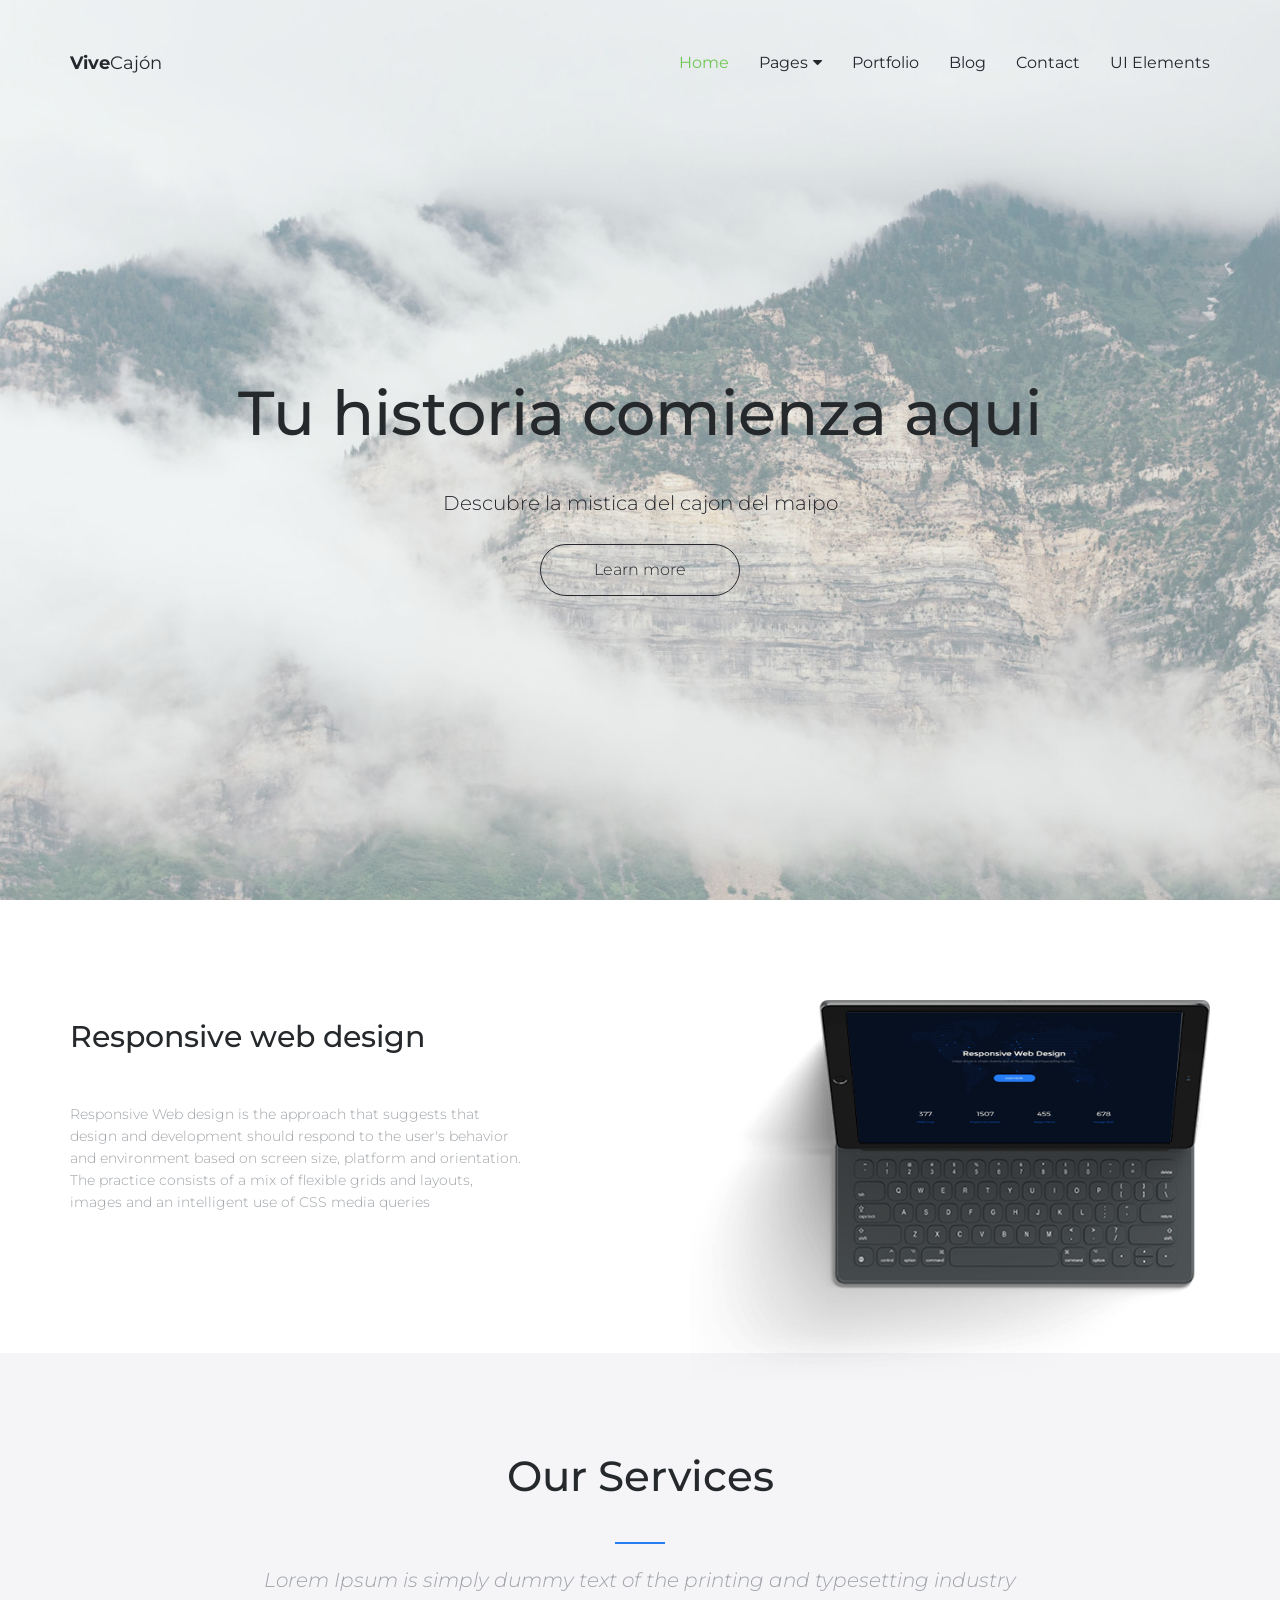
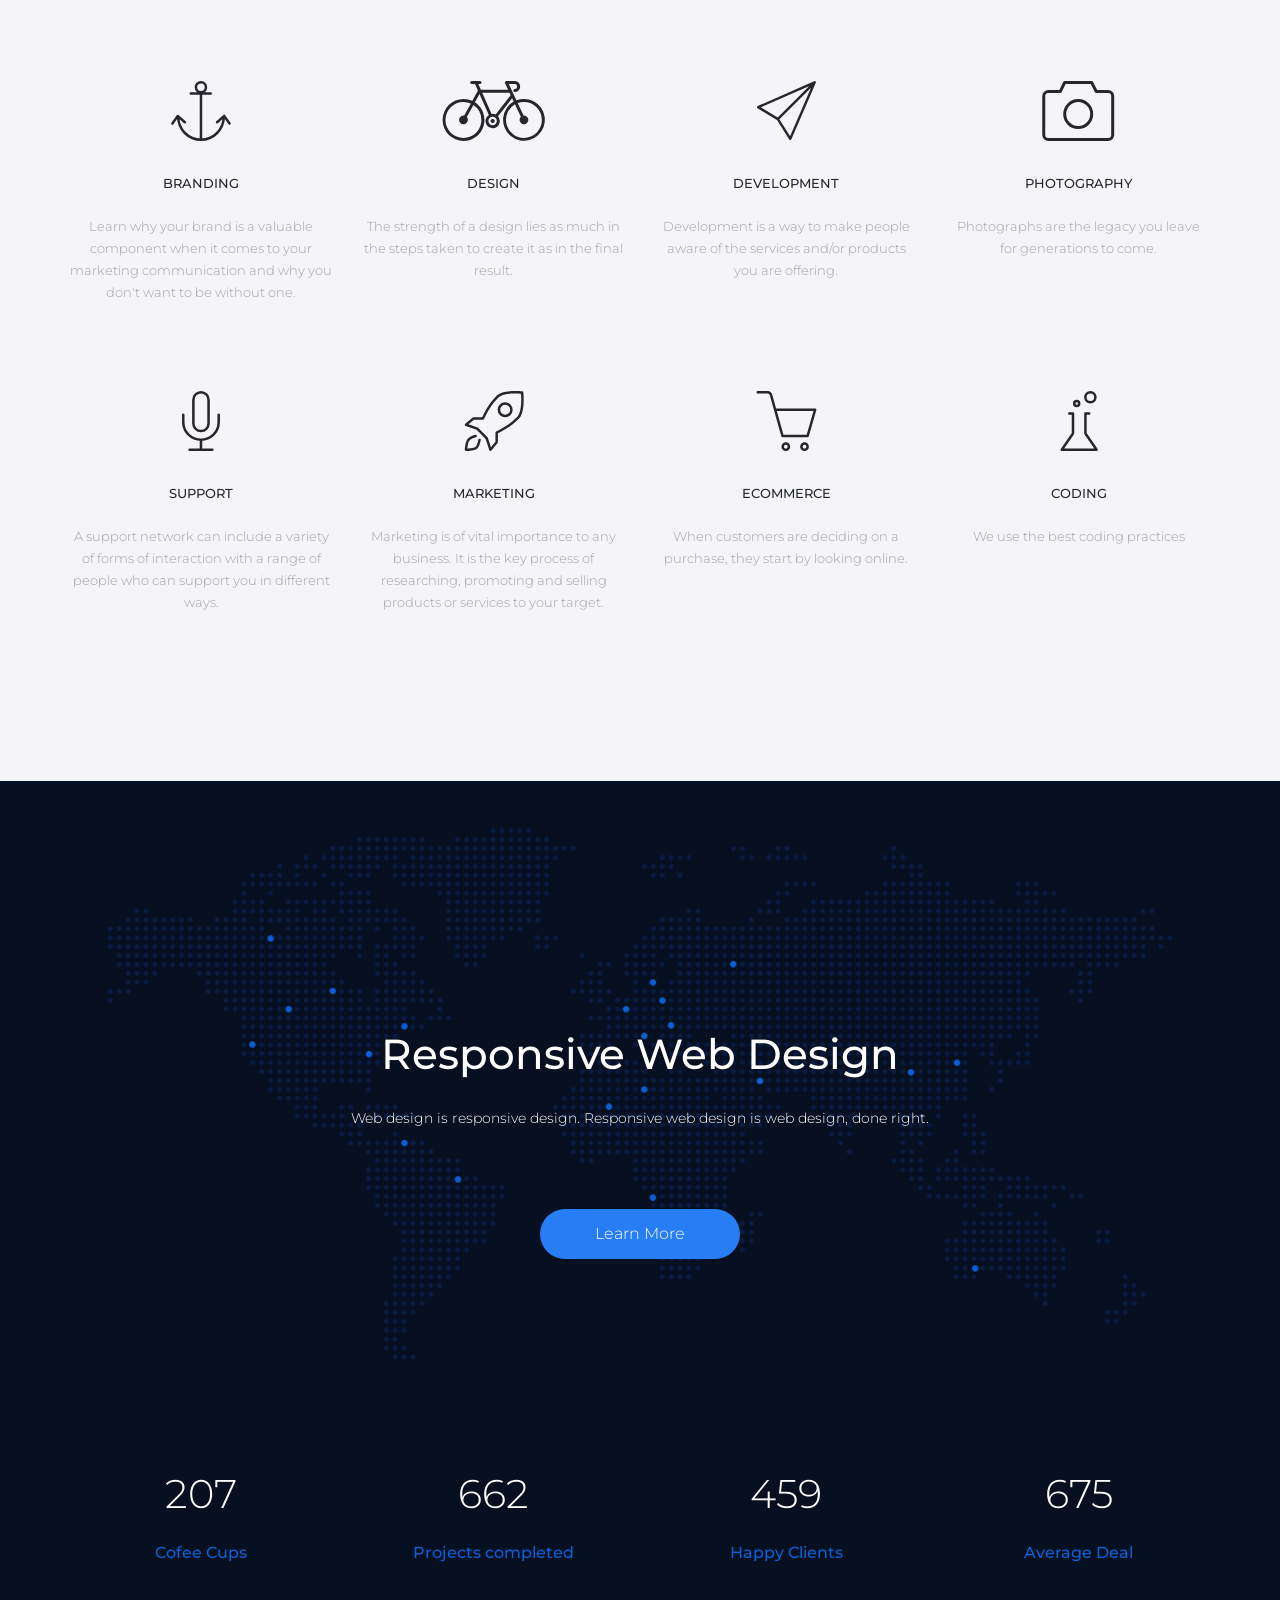
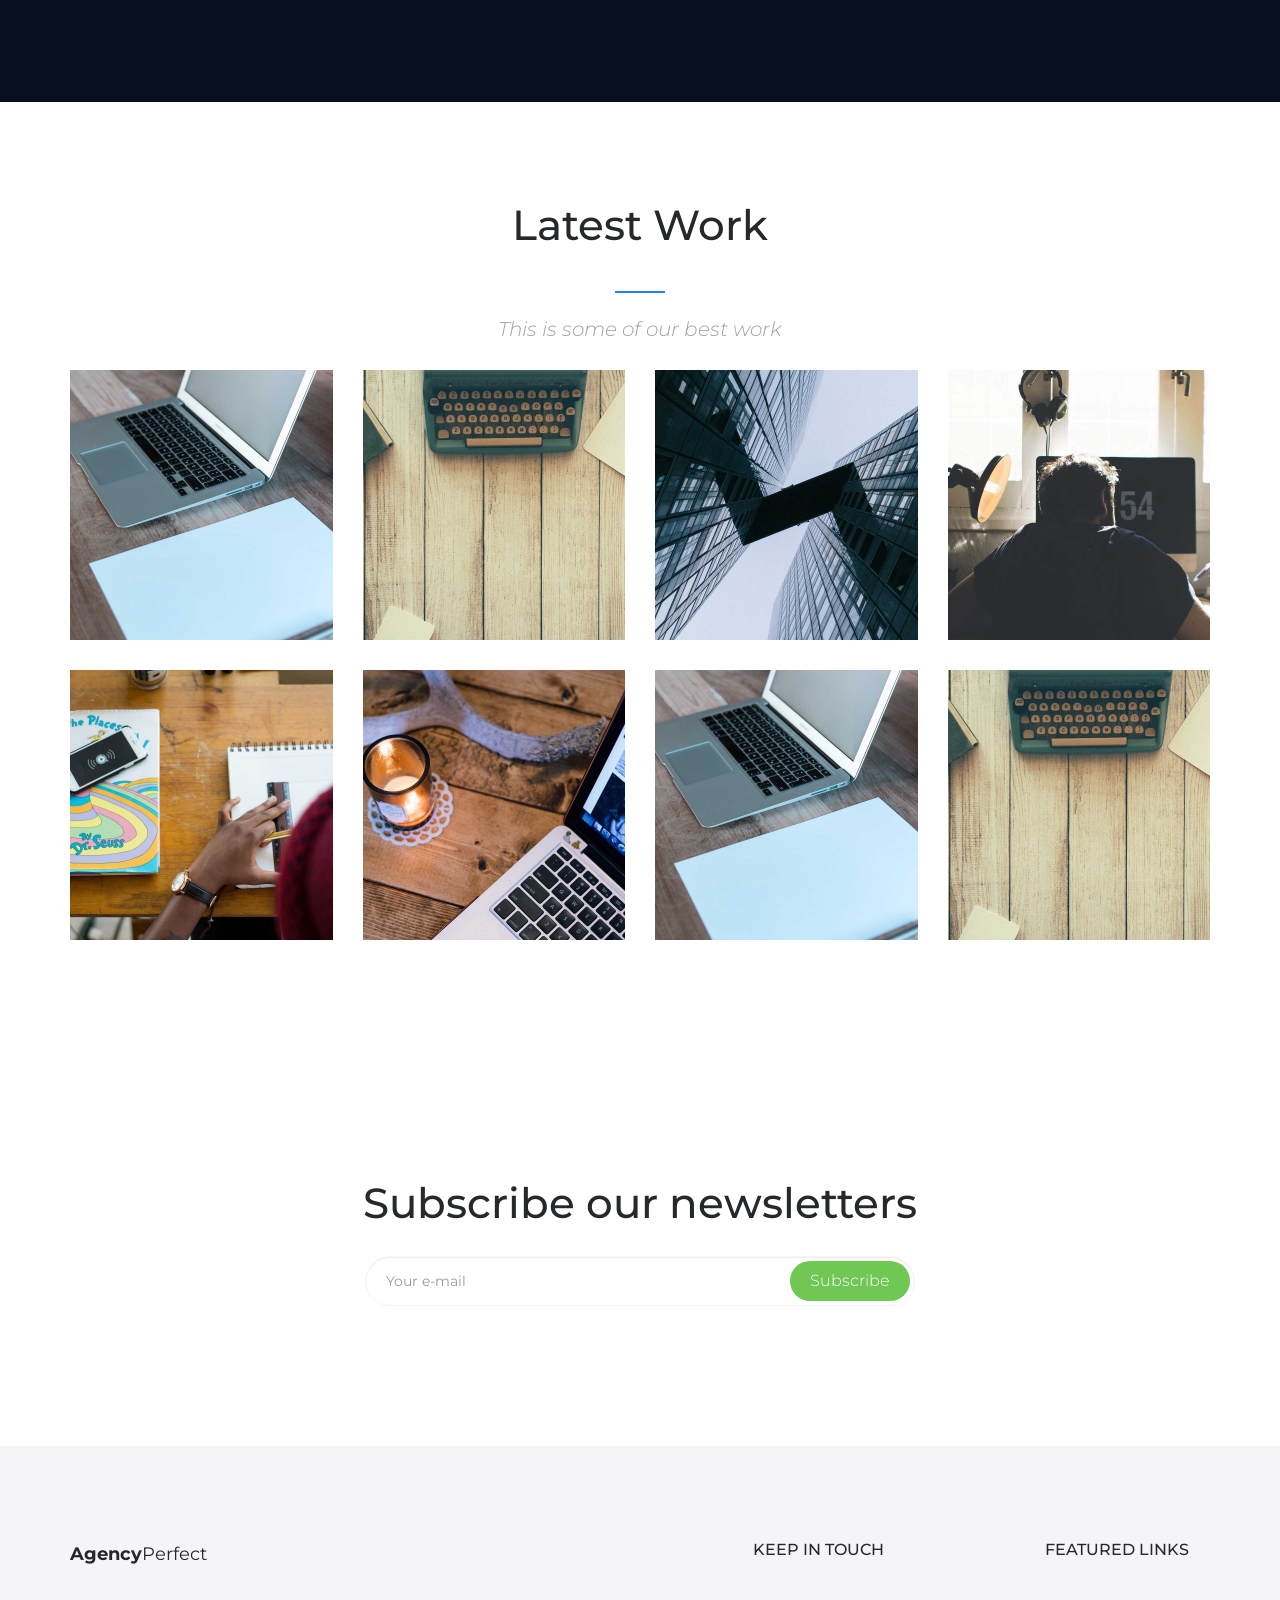
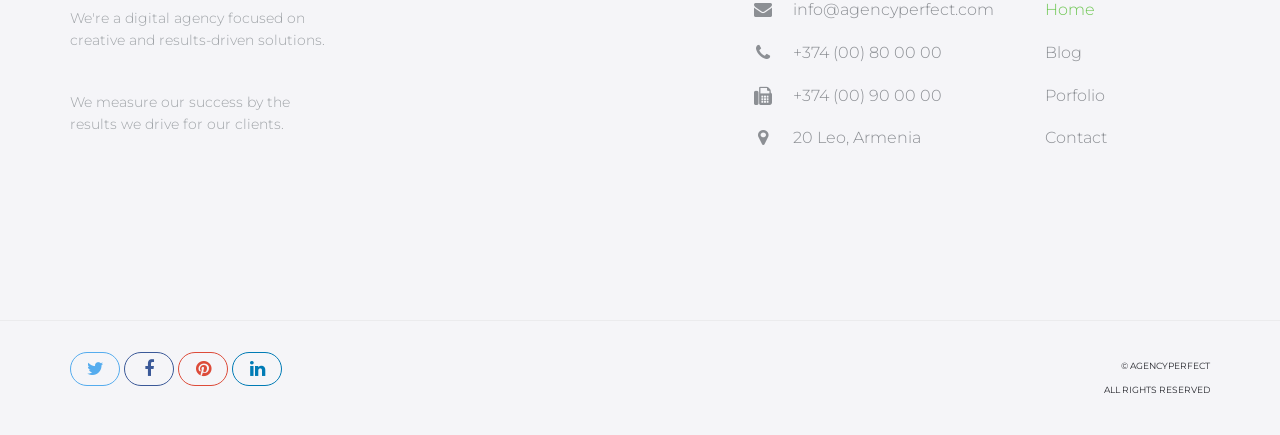
<file: index.html>
<!DOCTYPE html>
<html lang="en">
<head>

    <!-- Basic Page Needs
    ================================================== -->
    <meta http-equiv="Content-Type" content="text/html; charset=utf-8">
    <meta http-equiv="X-UA-Compatible" content="IE=edge">

    <title>Vive Cajón</title>

    <meta name="description" content="">
    <meta name="author" content="">
    <meta name="keywords" content="">

    <!-- Mobile Specific Metas
    ================================================== -->
    <meta name="viewport" content="width=device-width, minimum-scale=1.0, maximum-scale=1.0">
    <meta name="apple-mobile-web-app-capable" content="yes">

    <!-- Fonts -->
    <link href="https://fonts.googleapis.com/css?family=Montserrat:300,300i,400,600,700" rel="stylesheet">
    <link rel="stylesheet" href="http://cdnjs.cloudflare.com/ajax/libs/font-awesome/4.4.0/css/font-awesome.min.css">

    <!-- Favicon
    ================================================== -->
    <link rel="apple-touch-icon" sizes="180x180" href="assets/img/apple-touch-icon.png">
    <link rel="icon" type="image/png" sizes="16x16" href="assets/img/favicon.png">

    <!-- Stylesheets
    ================================================== -->
    <!-- Bootstrap core CSS -->
    <link href="assets/css/bootstrap.min.css" rel="stylesheet">

    <!-- Custom styles for this template -->
    <link href="assets/css/style.css" rel="stylesheet">
    <link href="assets/css/responsive.css" rel="stylesheet">

    <!-- HTML5 shim and Respond.js IE8 support of HTML5 elements and media queries -->
    <!--[if lt IE 9]>
    <script src="https://oss.maxcdn.com/libs/html5shiv/3.7.0/html5shiv.js"></script>
    <script src="https://oss.maxcdn.com/libs/respond.js/1.4.2/respond.min.js"></script>
    <![endif]-->

</head>
<body>

    <header id="masthead" class="site-header">
        <nav id="primary-navigation" class="site-navigation">
            <div class="container">

                <div class="navbar-header">
                   
                    <a class="site-title"><span>Vive</span>Cajón</a>

                </div><!-- /.navbar-header -->

                <div class="collapse navbar-collapse" id="agency-navbar-collapse">

                    <ul class="nav navbar-nav navbar-right">

                        <li class="active"><a href="index.html" data-toggle="dropdown">Home</a></li>
                        <li class="dropdown"><a href="#" class="dropdown-toggle" data-toggle="dropdown">Pages<i class="fa fa-caret-down hidden-xs" aria-hidden="true"></i></a>

                            <ul class="dropdown-menu" role="menu" aria-labelledby="menu1">
                              <li><a href="portfolio.html">Portfolio</a></li>
                              <li><a href="blog.html">Blog</a></li>
                            </ul>

                        </li>
                        <li><a href="portfolio.html">Portfolio</a></li>
                        <li><a href="blog.html">Blog</a></li>
                        <li><a href="contact.html">Contact</a></li>
                        <li><a href="ui-elements.html">UI Elements</a></li>

                    </ul>

                </div>

            </div>   
        </nav><!-- /.site-navigation -->
    </header><!-- /#mastheaed -->

    <div id="hero" class="hero overlay">
        <div class="hero-content">
            <div class="hero-text">
                <h1>Tu historia comienza aqui</h1>
                <p>Descubre la mistica del cajon del maipo</p>
                <a href="#" class="btn btn-border">Learn more</a>
            </div><!-- /.hero-text -->
        </div><!-- /.hero-content -->
    </div><!-- /.hero -->

    <main id="main" class="site-main">

        <section class="site-section section-features">
            <div class="container">
                <div class="row">
                    <div class="col-sm-5">
                        <h2>Responsive web design</h2>
                        <p>Responsive Web design is the approach that suggests that design and development should respond to the user's behavior and environment based on screen size, platform and orientation. The practice consists of a mix of flexible grids and layouts, images and an intelligent use of CSS media queries</p>
                    </div>
                    <div class="col-sm-7 hidden-xs">
                        <img src="assets/img/ipad-pro.png" alt="">
                    </div>
                </div>
            </div>
        </section><!-- /.section-features -->

        <section class="site-section section-services gray-bg text-center">
            <div class="container">
                <h2 class="heading-separator">Our Services</h2>
                <p class="subheading-text">Lorem Ipsum is simply dummy text of the printing and typesetting industry</p>
                <div class="row">
                    <div class="col-md-3 col-xs-6">
                        <div class="service">
                            <img src="assets/img/anchor.svg" alt="">
                            <h3 class="service-title">Branding</h3>
                            <p class="service-info"> Learn why your brand is a valuable component when it comes to your marketing communication and why you don't want to be without one.</p>
                        </div><!-- /.service -->
                    </div>
                    <div class="col-md-3 col-xs-6">
                        <div class="service">
                            <img src="assets/img/bycicle.svg" alt="">
                            <h3 class="service-title">Design</h3>
                            <p class="service-info">The strength of a design lies as much in the steps taken to create it as in the final result. </p>
                        </div><!-- /.service -->
                    </div>
                    <div class="col-md-3 col-xs-6">
                        <div class="service">
                            <img src="assets/img/paper-plane.svg" alt="">
                            <h3 class="service-title">Development</h3>
                            <p class="service-info">Development is a way to make people aware of the services and/or products you are offering.</p>
                        </div><!-- /.service -->
                    </div>
                    <div class="col-md-3 col-xs-6">
                        <div class="service">
                            <img src="assets/img/photo.svg" alt="">
                            <h3 class="service-title">Photography</h3>
                            <p class="service-info">Photographs are the legacy you leave for generations to come.</p>
                        </div><!-- /.service -->
                    </div>
                    <div class="col-md-3 col-xs-6">
                        <div class="service">
                            <img src="assets/img/microphone.svg" alt="">
                            <h3 class="service-title">Support</h3>
                            <p class="service-info">A support network can include a variety of forms of interaction with a range of people who can support you in different ways. </p>
                        </div><!-- /.service -->
                    </div>
                    <div class="col-md-3 col-xs-6">
                        <div class="service">
                            <img src="assets/img/rocket.svg" alt="">
                            <h3 class="service-title">Marketing</h3>
                            <p class="service-info">Marketing is of vital importance to any business. It is the key process of researching, promoting and selling products or services to your target.</p>
                        </div><!-- /.service -->
                    </div>
                    <div class="col-md-3 col-xs-6">
                        <div class="service">
                            <img src="assets/img/basket.svg" alt="">
                            <h3 class="service-title">Ecommerce</h3>
                            <p class="service-info">When customers are deciding on a purchase, they start by looking online.</p>
                        </div><!-- /.service -->
                    </div>
                    <div class="col-md-3 col-xs-6">
                        <div class="service">
                            <img src="assets/img/chemestry.svg" alt="">
                            <h3 class="service-title">Coding</h3>
                            <p class="service-info">We use the best coding practices</p>
                        </div><!-- /.service -->
                    </div>
                </div>
            </div>
        </section><!-- /.section-services -->

        <section class="site-section section-map-feature text-center">

            <div class="container">
                <h2>Responsive Web Design</h2>
                <p>Web design is responsive design. Responsive web design is web design, done right.</p>
                <a href="#" class="btn btn-fill">Learn More</a>
                <div class="row">
                    <div class="col-sm-3 col-xs-6">
                        <div class="counter-item">
                            <p class="counter" data-to="377" data-speed="2000">0</p>
                            <h3>Cofee Cups</h3>
                        </div><!-- /.counter-item -->
                    </div>
                    <div class="col-sm-3 col-xs-6">
                        <div class="counter-item">
                            <p class="counter" data-to="1204" data-speed="2000">0</p>       
                            <h3>Projects completed</h3>
                        </div> <!-- /.counter-item -->      
                    </div>
                    <div class="col-sm-3 col-xs-6">
                        <div class="counter-item">
                            <p class="counter" data-to="459" data-speed="1000">0</p>
                            <h3>Happy Clients</h3>
                        </div><!-- /.counter-item -->
                    </div>
                    <div class="col-sm-3 col-xs-6">
                        <div class="counter-item">
                            <p class="counter" data-to="675" data-speed="1000">0</p>
                            <h3>Average Deal</h3>
                        </div><!-- /.counter-item -->
                    </div>
                </div>
            </div>
            
        </section><!-- /.section-map-feature -->

        <section class="site-section section-portfolio">
            <div class="container">
                <div class="text-center">
                    <h2 class="heading-separator">Latest Work</h2>
                    <p class="subheading-text">This is some of our best work</p>
                </div>
                <div class="row">
                    <div class="col-lg-3 col-md-4 col-xs-6">
                        <div class="portfolio-item">
                            <img src="assets/img/portfolio-1.jpg" class="img-res" alt="">
                            <h4 class="portfolio-item-title">Portfolio item</h4>
                            <a href="portfolio-item.html"><i class="fa fa-arrow-right" aria-hidden="true"></i></a>
                        </div><!-- /.portfolio-item -->
                    </div>
                    <div class="col-lg-3 col-md-4 col-xs-6">
                        <div class="portfolio-item">
                            <img src="assets/img/portfolio-2.jpg" class="img-res" alt="">
                            <h4 class="portfolio-item-title">Portfolio item</h4>
                            <a href="portfolio-item.html"><i class="fa fa-arrow-right" aria-hidden="true"></i></a>
                        </div><!-- /.portfolio-item -->
                    </div>
                    <div class="col-lg-3 col-md-4 col-xs-6">
                        <div class="portfolio-item">
                            <img src="assets/img/portfolio-3.jpg" class="img-res" alt="">
                            <h4 class="portfolio-item-title">Portfolio item</h4>
                            <a href="portfolio-item.html"><i class="fa fa-arrow-right" aria-hidden="true"></i></a>
                        </div><!-- /.portfolio-item -->
                    </div>
                    <div class="col-lg-3 col-md-4 col-xs-6">
                        <div class="portfolio-item">
                            <img src="assets/img/portfolio-4.jpg" class="img-res" alt="">
                            <h4 class="portfolio-item-title">Portfolio item</h4>
                            <a href="portfolio-item.html"><i class="fa fa-arrow-right" aria-hidden="true"></i></a>
                        </div><!-- /.portfolio-item -->
                    </div>
                    <div class="col-lg-3 col-md-4 col-xs-6">
                        <div class="portfolio-item">
                            <img src="assets/img/portfolio-5.jpg" class="img-res" alt="">
                            <h4 class="portfolio-item-title">Portfolio item</h4>
                            <a href="portfolio-item.html"><i class="fa fa-arrow-right" aria-hidden="true"></i></a>
                        </div><!-- /.portfolio-item -->
                    </div>
                    <div class="col-lg-3 col-md-4 col-xs-6">
                        <div class="portfolio-item">
                            <img src="assets/img/portfolio-6.jpg" class="img-res" alt="">
                            <h4 class="portfolio-item-title">Portfolio item</h4>
                            <a href="portfolio-item.html"><i class="fa fa-arrow-right" aria-hidden="true"></i></a>
                        </div><!-- /.portfolio-item -->
                    </div>
                    <div class="col-lg-3 col-md-4 col-xs-6">
                        <div class="portfolio-item">
                            <img src="assets/img/portfolio-1.jpg" class="img-res" alt="">
                            <h4 class="portfolio-item-title">Portfolio item</h4>
                            <a href="portfolio-item.html"><i class="fa fa-arrow-right" aria-hidden="true"></i></a>
                        </div><!-- /.portfolio-item -->
                    </div>
                    <div class="col-lg-3 col-md-4 col-xs-6">
                        <div class="portfolio-item">
                            <img src="assets/img/portfolio-2.jpg" class="img-res" alt="">
                            <h4 class="portfolio-item-title">Portfolio item</h4>
                            <a href="portfolio-item.html"><i class="fa fa-arrow-right" aria-hidden="true"></i></a>
                        </div><!-- /.portfolio-item -->
                    </div>
                </div>
            </div>
        </section><!-- /.section-portfolio -->

        <section class="site-section section-newsletter text-center">
            <div class="container">
                <h2>Subscribe our newsletters</h2>
                <form class="form-group newsletter-group">
                    <input type="email" class="form-control" placeholder="Your e-mail" required>
                    <button class="btn btn-green" type="button">Subscribe</button>
                </form><!-- /.newsletter-group -->
            </div>
        </section><!-- /.section-newsletter -->

    </main><!-- /#main -->

    <footer id="colophon" class="site-footer">
        <div class="container">
            <div class="row">
                <div class="col-md-3 col-sm-4 col-xs-6">
                    <a class="site-title"><span>Agency</span>Perfect</a>
                    <p>We're a digital agency focused on creative and results-driven solutions.</p>
                    <p>We measure our success by the results we drive for our clients.</p>
                </div>
                <div class="col-lg-offset-4 col-md-3 col-sm-4 col-md-offset-2 col-sm-offset-0 col-xs-6 ">
                    <h3>Keep in touch</h3>
                    <ul class="list-unstyled contact-links">
                        <li><i class="fa fa-envelope" aria-hidden="true"></i><a href="mailto:info@agencyperfect.com">info@agencyperfect.com</a></li>
                        <li><i class="fa fa-phone" aria-hidden="true"></i><a href="tel:+37400800000">+374 (00) 80 00 00 </a></li>
                        <li><i class="fa fa-fax" aria-hidden="true"></i><a href="+37400900000">+374 (00) 90 00 00</a></li>
                        <li><i class="fa fa-map-marker" aria-hidden="true"></i><p>20 Leo, Armenia</p></li>
                    </ul>
                </div>
                <div class="clearfix visible-xs"></div>
                <div class="col-lg-2 col-md-3 col-sm-4 col-xs-6">
                    <h3>Featured links</h3>
                    <ul class="list-unstyled">
                        <li class="active"><a href="index.html">Home</a></li>
                        <li><a href="blog.html">Blog</a></li>
                        <li><a href="portfolio.html">Porfolio</a></li>
                        <li><a href="contact.html">Contact</a></li>
                    </ul>
                </div>
            </div>
        </div>
        <div class="copyright">
            <div class="container">
                <div class="row">
                    <div class="col-xs-8">
                        <div class="social-links">
                            <a class="twitter-bg" href="#"><i class="fa fa-twitter"></i></a>
                            <a class="facebook-bg" href="#"><i class="fa fa-facebook"></i></a>
                            <a class="pinterest" href="#"><i class="fa fa-pinterest"></i></a>
                            <a class="linkedin-bg" href="#"><i class="fa fa-linkedin"></i></a>
                        </div><!-- /.social-links -->
                    </div>
                    <div class="col-xs-4">
                        <div class="text-right">
                            <p>&copy; AgencyPerfect</p>
                            <p>All Rights Reserved</p>
                        </div>
                    </div>
                </div>
            </div>
        </div><!-- /.copyright -->
    </footer><!-- /#footer -->


    <!-- Bootstrap core JavaScript
    ================================================== -->
    <!-- Placed at the end of the document so the pages load faster -->
    <script src="https://ajax.googleapis.com/ajax/libs/jquery/3.1.1/jquery.min.js"></script>
    <script src="assets/js/bootstrap.min.js"></script>
    <script src="assets/js/bootstrap-select.min.js"></script>
    <script src="assets/js/jquery.slicknav.min.js"></script>
    <script src="assets/js/jquery.countTo.min.js"></script>
    <script src="assets/js/jquery.shuffle.min.js"></script>
    <script src="assets/js/script.js"></script>
  
</body>
</html>
</file>
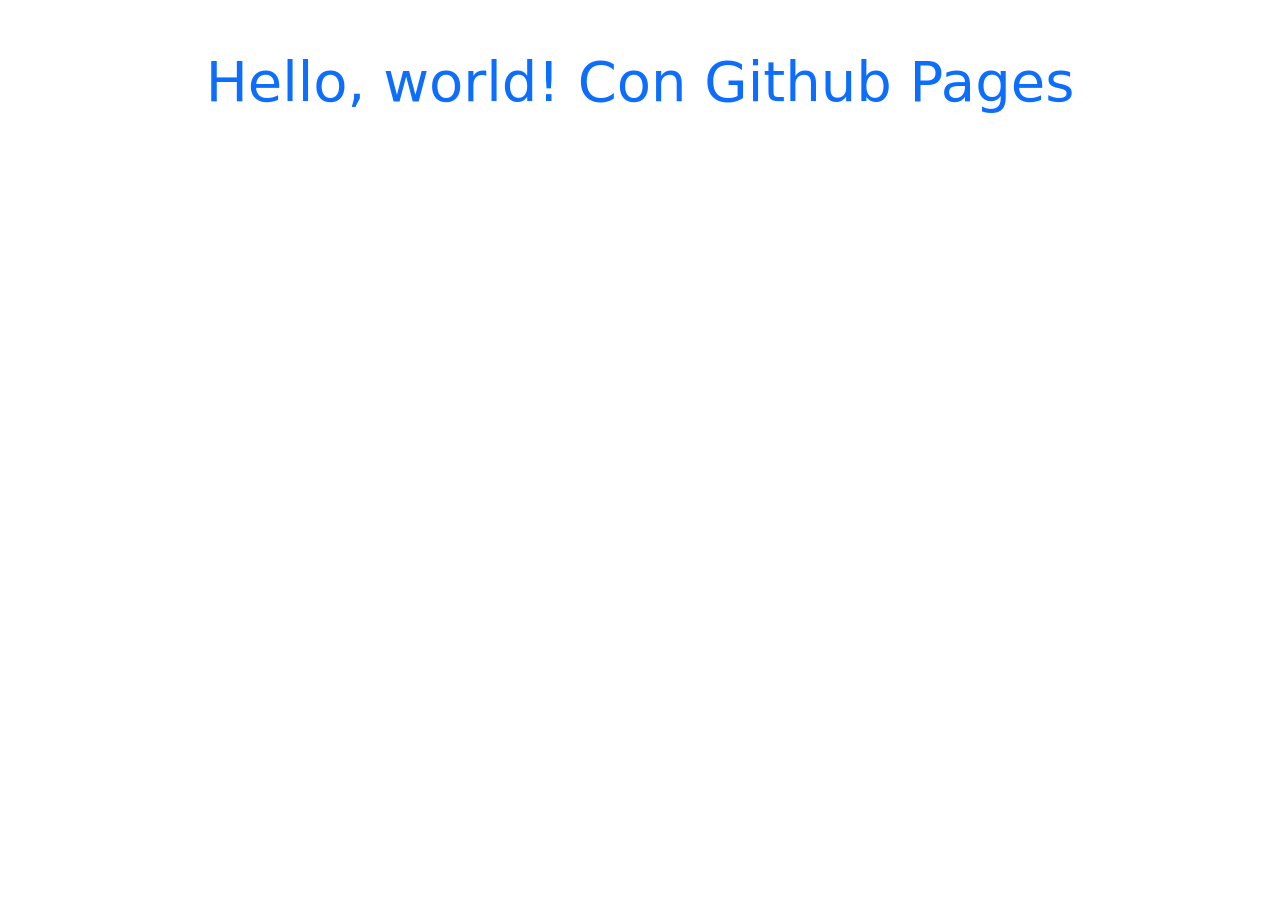
<file: Git_Project/index.html>
<!doctype html>
<html lang="en">
  <head>
    <!-- Required meta tags -->
    <meta charset="utf-8">

    <!-- Bootstrap CSS -->
    <link href="https://cdn.jsdelivr.net/npm/bootstrap@5.0.2/dist/css/bootstrap.min.css" rel="stylesheet" integrity="sha384-EVSTQN3/azprG1Anm3QDgpJLIm9Nao0Yz1ztcQTwFspd3yD65VohhpuuCOmLASjC" crossorigin="anonymous">

    <title>Hello, world!</title>
  </head>
  <body>
    <h1 class="text-center mt-5 display-4 text-primary">Hello, world!  Con Github Pages</h1>

    <!-- Optional JavaScript; choose one of the two! -->

    <!-- Option 1: Bootstrap Bundle with Popper -->
    <script src="https://cdn.jsdelivr.net/npm/bootstrap@5.0.2/dist/js/bootstrap.bundle.min.js" integrity="sha384-MrcW6ZMFYlzcLA8Nl+NtUVF0sA7MsXsP1UyJoMp4YLEuNSfAP+JcXn/tWtIaxVXM" crossorigin="anonymous"></script>

    <!-- Option 2: Separate Popper and Bootstrap JS -->
    <!--
    <script src="https://cdn.jsdelivr.net/npm/@popperjs/core@2.9.2/dist/umd/popper.min.js" integrity="sha384-IQsoLXl5PILFhosVNubq5LC7Qb9DXgDA9i+tQ8Zj3iwWAwPtgFTxbJ8NT4GN1R8p" crossorigin="anonymous"></script>
    <script src="https://cdn.jsdelivr.net/npm/bootstrap@5.0.2/dist/js/bootstrap.min.js" integrity="sha384-cVKIPhGWiC2Al4u+LWgxfKTRIcfu0JTxR+EQDz/bgldoEyl4H0zUF0QKbrJ0EcQF" crossorigin="anonymous"></script>
    -->
  </body>
</html>
</file>
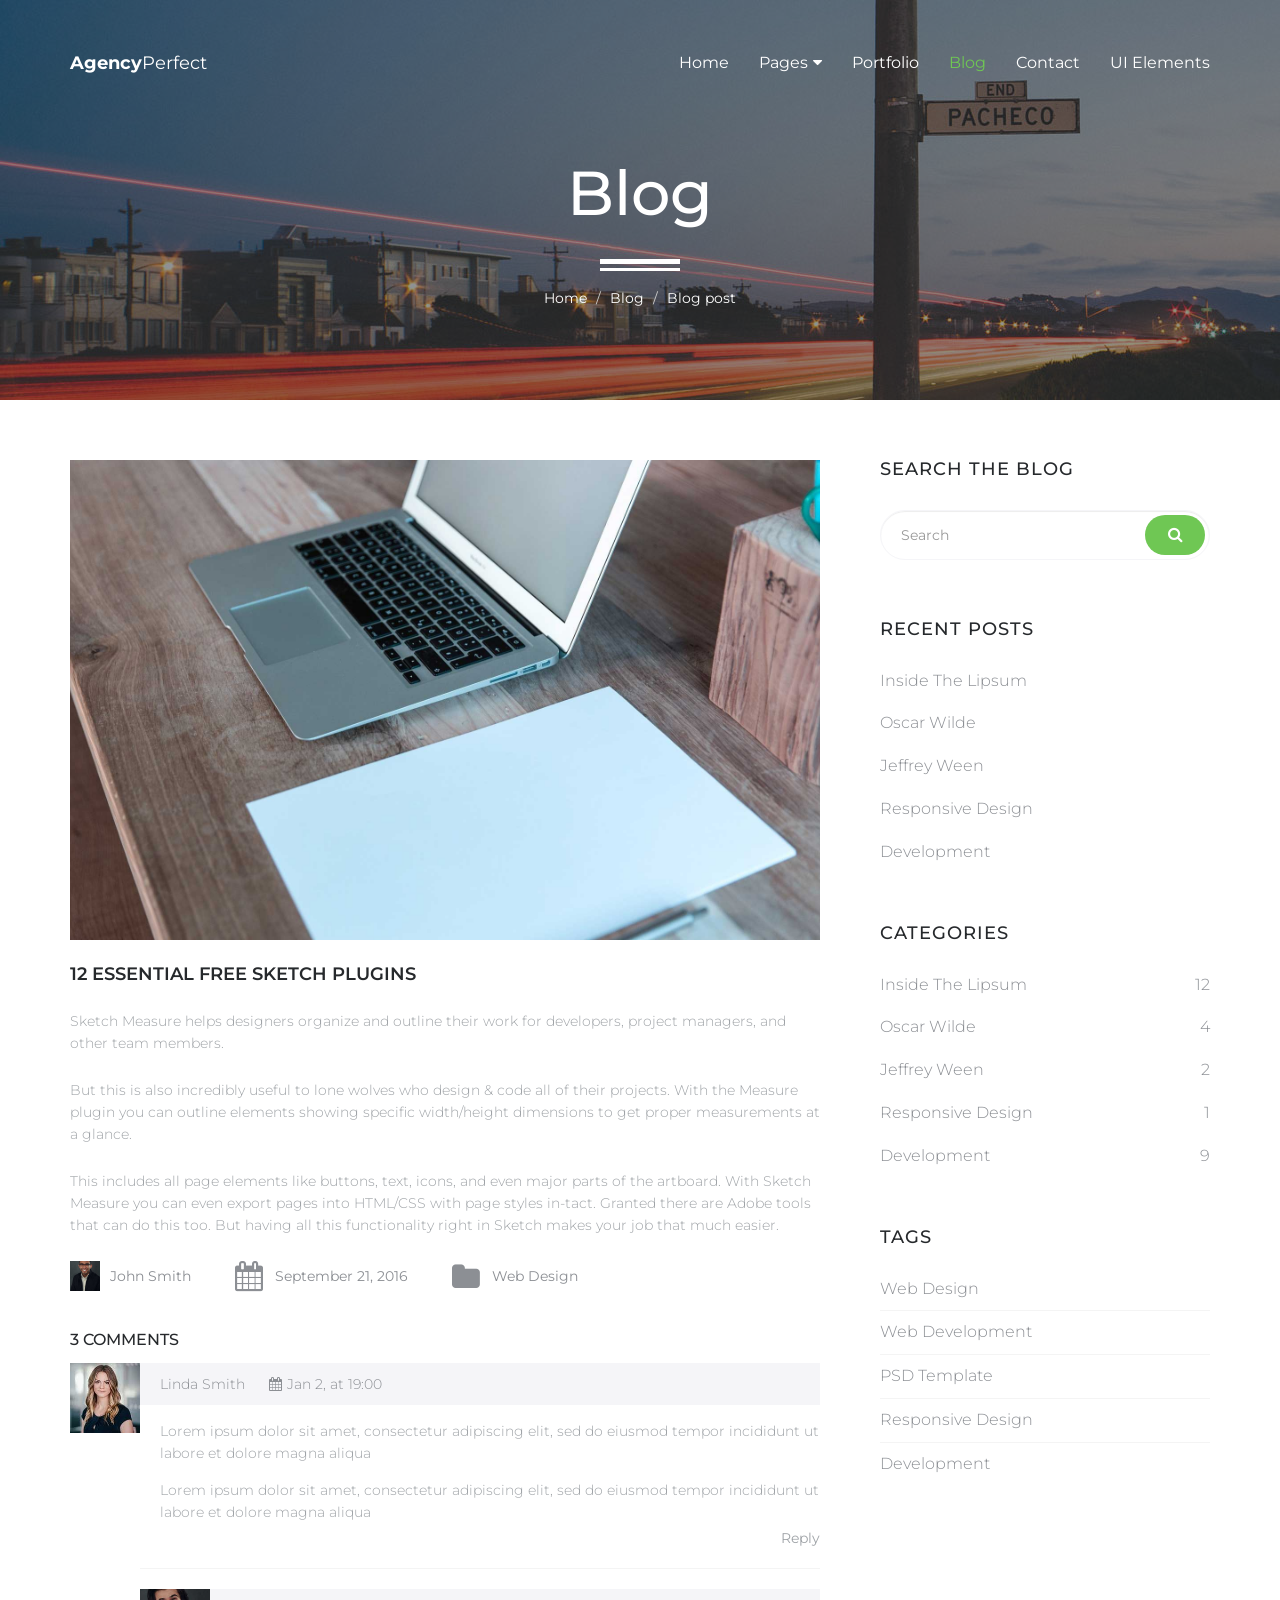
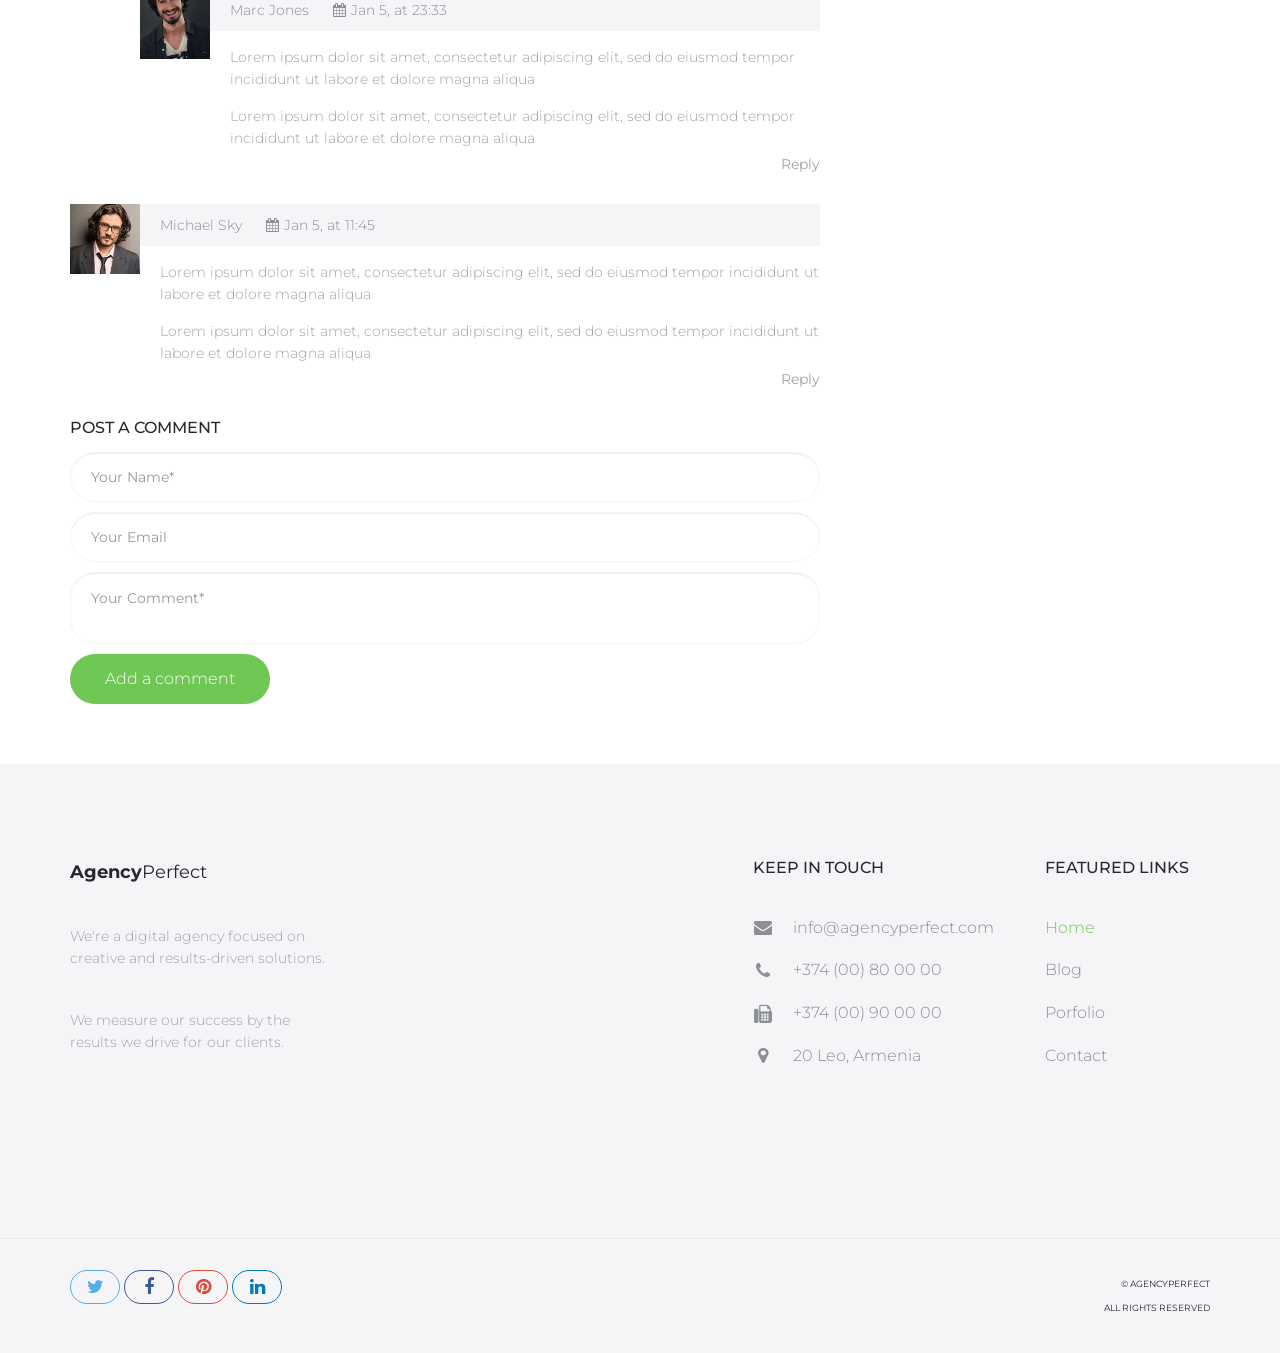
<file: blog-post.html>
<!DOCTYPE html>
<html lang="en">
<head>

    <!-- Basic Page Needs
    ================================================== -->
    <meta http-equiv="Content-Type" content="text/html; charset=utf-8">
    <meta http-equiv="X-UA-Compatible" content="IE=edge">

    <title>Blog Post | Agency Perfect</title>

    <meta name="description" content="">
    <meta name="author" content="">
    <meta name="keywords" content="">

    <!-- Mobile Specific Metas
    ================================================== -->
    <meta name="viewport" content="width=device-width, minimum-scale=1.0, maximum-scale=1.0">
    <meta name="apple-mobile-web-app-capable" content="yes">

    <!-- Fonts -->
    <link href="https://fonts.googleapis.com/css?family=Montserrat:300,300i,400,600,700" rel="stylesheet">
    <link rel="stylesheet" href="http://cdnjs.cloudflare.com/ajax/libs/font-awesome/4.4.0/css/font-awesome.min.css">

    <!-- Favicon
    ================================================== -->
    <link rel="apple-touch-icon" sizes="180x180" href="assets/img/apple-touch-icon.png">
    <link rel="icon" type="image/png" sizes="16x16" href="assets/img/favicon.png">

    <!-- Stylesheets
    ================================================== -->
    <!-- Bootstrap core CSS -->
    <link href="assets/css/bootstrap.min.css" rel="stylesheet">

    <!-- Custom styles for this template -->
    <link href="assets/css/style.css" rel="stylesheet">
    <link href="assets/css/responsive.css" rel="stylesheet">

    <!-- HTML5 shim and Respond.js IE8 support of HTML5 elements and media queries -->
    <!--[if lt IE 9]>
    <script src="https://oss.maxcdn.com/libs/html5shiv/3.7.0/html5shiv.js"></script>
    <script src="https://oss.maxcdn.com/libs/respond.js/1.4.2/respond.min.js"></script>
    <![endif]-->

</head>
<body>

    <header id="masthead" class="site-header site-header-white">
        <nav id="primary-navigation" class="site-navigation">
            <div class="container">

                <div class="navbar-header">
                   
                    <a href="index.html" class="site-title"><span>Agency</span>Perfect</a>

                </div><!-- /.navbar-header -->

                <div class="collapse navbar-collapse" id="agency-navbar-collapse">

                    <ul class="nav navbar-nav navbar-right">

                        <li><a href="index.html">Home</a></li>
                        <li class="dropdown"><a href="#" class="dropdown-toggle" data-toggle="dropdown">Pages<i class="fa fa-caret-down hidden-xs" aria-hidden="true"></i></a>

                            <ul class="dropdown-menu" role="menu" aria-labelledby="menu1">
                              <li><a href="portfolio.html">Portfolio</a></li>
                              <li><a href="blog.html">Blog</a></li>
                            </ul>

                        </li>
                        <li><a href="portfolio.html">Portfolio</a></li>
                        <li class="active"><a href="blog.html">Blog</a></li>
                        <li><a href="contact.html">Contact</a></li>
                        <li><a href="ui-elements.html">UI Elements</a></li>
                        
                    </ul>

                </div>

            </div>   
        </nav><!-- /.site-navigation -->
    </header><!-- /#mastheaed -->

    <div id="hero" class="hero overlay subpage-hero blog-hero">
        <div class="hero-content">
            <div class="hero-text">
                <h1>Blog</h1>
                <ol class="breadcrumb">
                  <li class="breadcrumb-item"><a href="index.html">Home</a></li>
                  <li class="breadcrumb-item"><a href="blog.html">Blog</a></li>
                  <li class="breadcrumb-item active">Blog post</li>
                </ol>
            </div><!-- /.hero-text -->
        </div><!-- /.hero-content -->
    </div><!-- /.hero -->

    <main id="main" class="site-main">

        <section class="site-section subpage-site-section section-blog">
            <div class="container">
                <div class="row">
                    <div class="col-md-8">
                        <article class="blog-post">
                            <img src="assets/img/portfolio-1.jpg" class="img-res" alt="">
                            <div class="post-content">
                                <h2 class="post-title">12 Essential Free Sketch Plugins</h2>
                                <p>Sketch Measure helps designers organize and outline their work for developers, project managers, and other team members.</p>
                                <p>But this is also incredibly useful to lone wolves who design & code all of their projects. With the Measure plugin you can outline elements showing specific width/height dimensions to get proper measurements at a glance.</p>
                                <p>This includes all page elements like buttons, text, icons, and even major parts of the artboard. With Sketch Measure you can even export pages into HTML/CSS with page styles in-tact. Granted there are Adobe tools that can do this too. But having all this functionality right in Sketch makes your job that much easier.</p>
  
                                <div class="post-meta">
                                    <span class="post-author">
                                        <a href="#"><img class="img-res" src="assets/img/author.jpg" alt=""> John Smith</a>
                                    </span>
                                    <span class="post-date">
                                        <a href=""><i class="fa fa-calendar" aria-hidden="true"></i> September 21, 2016</a>
                                        </span>
                                    <span class="post-category">
                                        <a href=""><i class="fa fa-folder" aria-hidden="true"></i> Web Design</a>
                                    </span>
                                </div><!-- /.post-meta -->
                            </div><!-- /.post-content -->
                        </article><!-- /.blog-post -->
                        <div id="PostComments" class="post-comments">
                            <h3>3 Comments</h3>
                            <div class="post-comment">

                                <img class="img-res" src="assets/img/author-2.jpg" alt="">

                                <div class="post-comment-content">
                                    
                                    <div class="post-comment-content-details">
                                        <p class="post-comment-author-name">Linda Smith</p>
                                        <p class="post-comment-date"><i class="fa fa-calendar" aria-hidden="true"></i>Jan 2, at 19:00</p>
                                    </div><!-- /.post-content-details -->
                                    <p class="comment">Lorem ipsum dolor sit amet, consectetur adipiscing elit, sed do eiusmod tempor incididunt ut labore et dolore magna aliqua</p>

                                    <p class="comment">Lorem ipsum dolor sit amet, consectetur adipiscing elit, sed do eiusmod tempor incididunt ut labore et dolore magna aliqua</p>
                                    <div class="text-right comment-reply">
                                        <a href="#">Reply</a>
                                    </div>
                                        
                                </div><!-- /.post-comment-content --> 
                            </div><!-- /.post-comment --> 
                            <div class="replied">
                                <div class="post-comment">

                                    <img class="img-res" src="assets/img/author-3.jpg" alt="">

                                    <div class="post-comment-content">
                                        
                                        <div class="post-comment-content-details">
                                            <p class="post-comment-author-name">Marc Jones</p>
                                            <p class="post-comment-date"><i class="fa fa-calendar" aria-hidden="true"></i>Jan 5, at 23:33</p>
                                        </div><!-- /.post-content-details -->
                                        <p class="comment">Lorem ipsum dolor sit amet, consectetur adipiscing elit, sed do eiusmod tempor incididunt ut labore et dolore magna aliqua</p>

                                        <p class="comment">Lorem ipsum dolor sit amet, consectetur adipiscing elit, sed do eiusmod tempor incididunt ut labore et dolore magna aliqua</p>
                                        <div class="text-right comment-reply">
                                            <a href="#">Reply</a>
                                        </div>
                                            
                                    </div><!-- /.post-comment-content --> 
                                </div><!-- /.post-comment --> 
                            </div><!-- /.replied -->
                            <div class="post-comment">

                                <img class="img-res" src="assets/img/author-4.jpg" alt="">

                                <div class="post-comment-content">
                                    
                                    <div class="post-comment-content-details">
                                        <p class="post-comment-author-name">Michael Sky</p>
                                        <p class="post-comment-date"><i class="fa fa-calendar" aria-hidden="true"></i>Jan 5, at 11:45</p>
                                    </div><!-- /.post-content-details -->
                                    <p class="comment">Lorem ipsum dolor sit amet, consectetur adipiscing elit, sed do eiusmod tempor incididunt ut labore et dolore magna aliqua</p>

                                    <p class="comment">Lorem ipsum dolor sit amet, consectetur adipiscing elit, sed do eiusmod tempor incididunt ut labore et dolore magna aliqua</p>
                                    <div class="text-right comment-reply">
                                        <a href="#">Reply</a>
                                    </div>
                                        
                                </div><!-- /.post-comment-content --> 
                            </div><!-- /.post-comment --> 
                        </div><!-- /#PostComments -->
                        <div class="respond">
                            <h3>Post a Comment</h3>
                            <form class="form-horizontal">
                                <input class="form-control" type="text" placeholder="Your Name*" required>
                                <input class="form-control" type="email" placeholder="Your Email" required>
                                <textarea class="form-control form-control-comment" type="text" placeholder="Your Comment*" required></textarea>
                                <button class="btn btn-green">Add a comment</button>
                            </form>    
                        </div><!-- /.respond -->
                    </div>
                    <aside class="col-md-4">
                        <div class="sidebar">
                            <div class="widget search-form">
                                <h4 class="widget-title">Search the blog</h4>
                                <form class="form-group">
                                    <input type="text" class="form-control" placeholder="Search" required>
                                    <button class="btn btn-green" type="button"><i class="fa fa-search" aria-hidden="true"></i></button>
                                </form>
                            </div><!-- /.search-form -->
                            <div class="widget widget-recent-posts">
                                <h4 class="widget-title">Recent posts</h4>
                                <ul class="list-unstyled">
                                    <li><a href="#">Inside The Lipsum</a></li>
                                    <li><a href="#">Oscar Wilde</a></li>
                                    <li><a href="#">Jeffrey Ween</a></li>
                                    <li><a href="#">Responsive Design</a></li>
                                    <li><a href="#">Development</a></li>
                                </ul>
                            </div><!-- /.widget-recent-posts -->
                            <div class="widget widget-categories">
                                <h4 class="widget-title">Categories</h4>
                                <ul class="list-unstyled">
                                    <li><a href="#">Inside The Lipsum <span>12</span></a></li>
                                    <li><a href="#">Oscar Wilde<span>4</span></a></li>
                                    <li><a href="#">Jeffrey Ween<span>2</span></a></li>
                                    <li><a href="#">Responsive Design<span>1</span></a></li>
                                    <li><a href="#">Development<span>9</span></a></li>
                                </ul>
                            </div><!-- /.widget-categories -->
                            <div class="widget widget-tags">
                                <h4 class="widget-title">Tags</h4>
                                <ul class="list-unstyled">
                                    <li><a href="#">Web Design</a></li>
                                    <li><a href="#">Web Development</a></li>
                                    <li><a href="#">PSD Template</a></li>
                                    <li><a href="#">Responsive Design</a></li>
                                    <li><a href="#">Development</a></li>
                                </ul>
                            </div><!-- /.widget-tags -->
                        </div><!-- /.sidebar -->
                    </aside>
                </div>
            </div>
        </section><!-- /.section-portfolio -->

    </main><!-- /#main -->

    <footer id="colophon" class="site-footer">
        <div class="container">
            <div class="row">
                <div class="col-md-3 col-sm-4 col-xs-6">
                    <a class="site-title"><span>Agency</span>Perfect</a>
                    <p>We're a digital agency focused on creative and results-driven solutions.</p>
                    <p>We measure our success by the results we drive for our clients.</p>
                </div>
                <div class="col-lg-offset-4 col-md-3 col-sm-4 col-md-offset-2 col-sm-offset-0 col-xs-6 ">
                    <h3>Keep in touch</h3>
                    <ul class="list-unstyled contact-links">
                        <li><i class="fa fa-envelope" aria-hidden="true"></i><a href="mailto:info@agencyperfect.com">info@agencyperfect.com</a></li>
                        <li><i class="fa fa-phone" aria-hidden="true"></i><a href="tel:+37400800000">+374 (00) 80 00 00 </a></li>
                        <li><i class="fa fa-fax" aria-hidden="true"></i><a href="+37400900000">+374 (00) 90 00 00</a></li>
                        <li><i class="fa fa-map-marker" aria-hidden="true"></i><p>20 Leo, Armenia</p></li>
                    </ul>
                </div>
                <div class="clearfix visible-xs"></div>
                <div class="col-lg-2 col-md-3 col-sm-4 col-xs-6">
                    <h3>Featured links</h3>
                    <ul class="list-unstyled">
                        <li class="active"><a href="index.html">Home</a></li>
                        <li><a href="blog.html">Blog</a></li>
                        <li><a href="portfolio.html">Porfolio</a></li>
                        <li><a href="contact.html">Contact</a></li>
                    </ul>
                </div>
            </div>
        </div>
        <div class="copyright">
            <div class="container">
                <div class="row">
                    <div class="col-xs-8">
                        <div class="social-links">
                            <a class="twitter-bg" href="#"><i class="fa fa-twitter"></i></a>
                            <a class="facebook-bg" href="#"><i class="fa fa-facebook"></i></a>
                            <a class="pinterest" href="#"><i class="fa fa-pinterest"></i></a>
                            <a class="linkedin-bg" href="#"><i class="fa fa-linkedin"></i></a>
                        </div><!-- /.social-links -->
                    </div>
                    <div class="col-xs-4">
                        <div class="text-right">
                            <p>&copy; AgencyPerfect</p>
                            <p>All Rights Reserved</p>
                        </div>
                    </div>
                </div>
            </div>
        </div><!-- /.copyright -->
    </footer><!-- /#footer -->



    <!-- Bootstrap core JavaScript
    ================================================== -->
    <!-- Placed at the end of the document so the pages load faster -->
    <script src="https://ajax.googleapis.com/ajax/libs/jquery/3.1.1/jquery.min.js"></script>
    <script src="assets/js/bootstrap.min.js"></script>
    <script src="assets/js/bootstrap-select.min.js"></script>
    <script src="assets/js/jquery.slicknav.min.js"></script>
    <script src="assets/js/jquery.countTo.min.js"></script>
    <script src="assets/js/jquery.shuffle.min.js"></script>
    <script src="assets/js/script.js"></script>
  
</body>
</html>
</file>
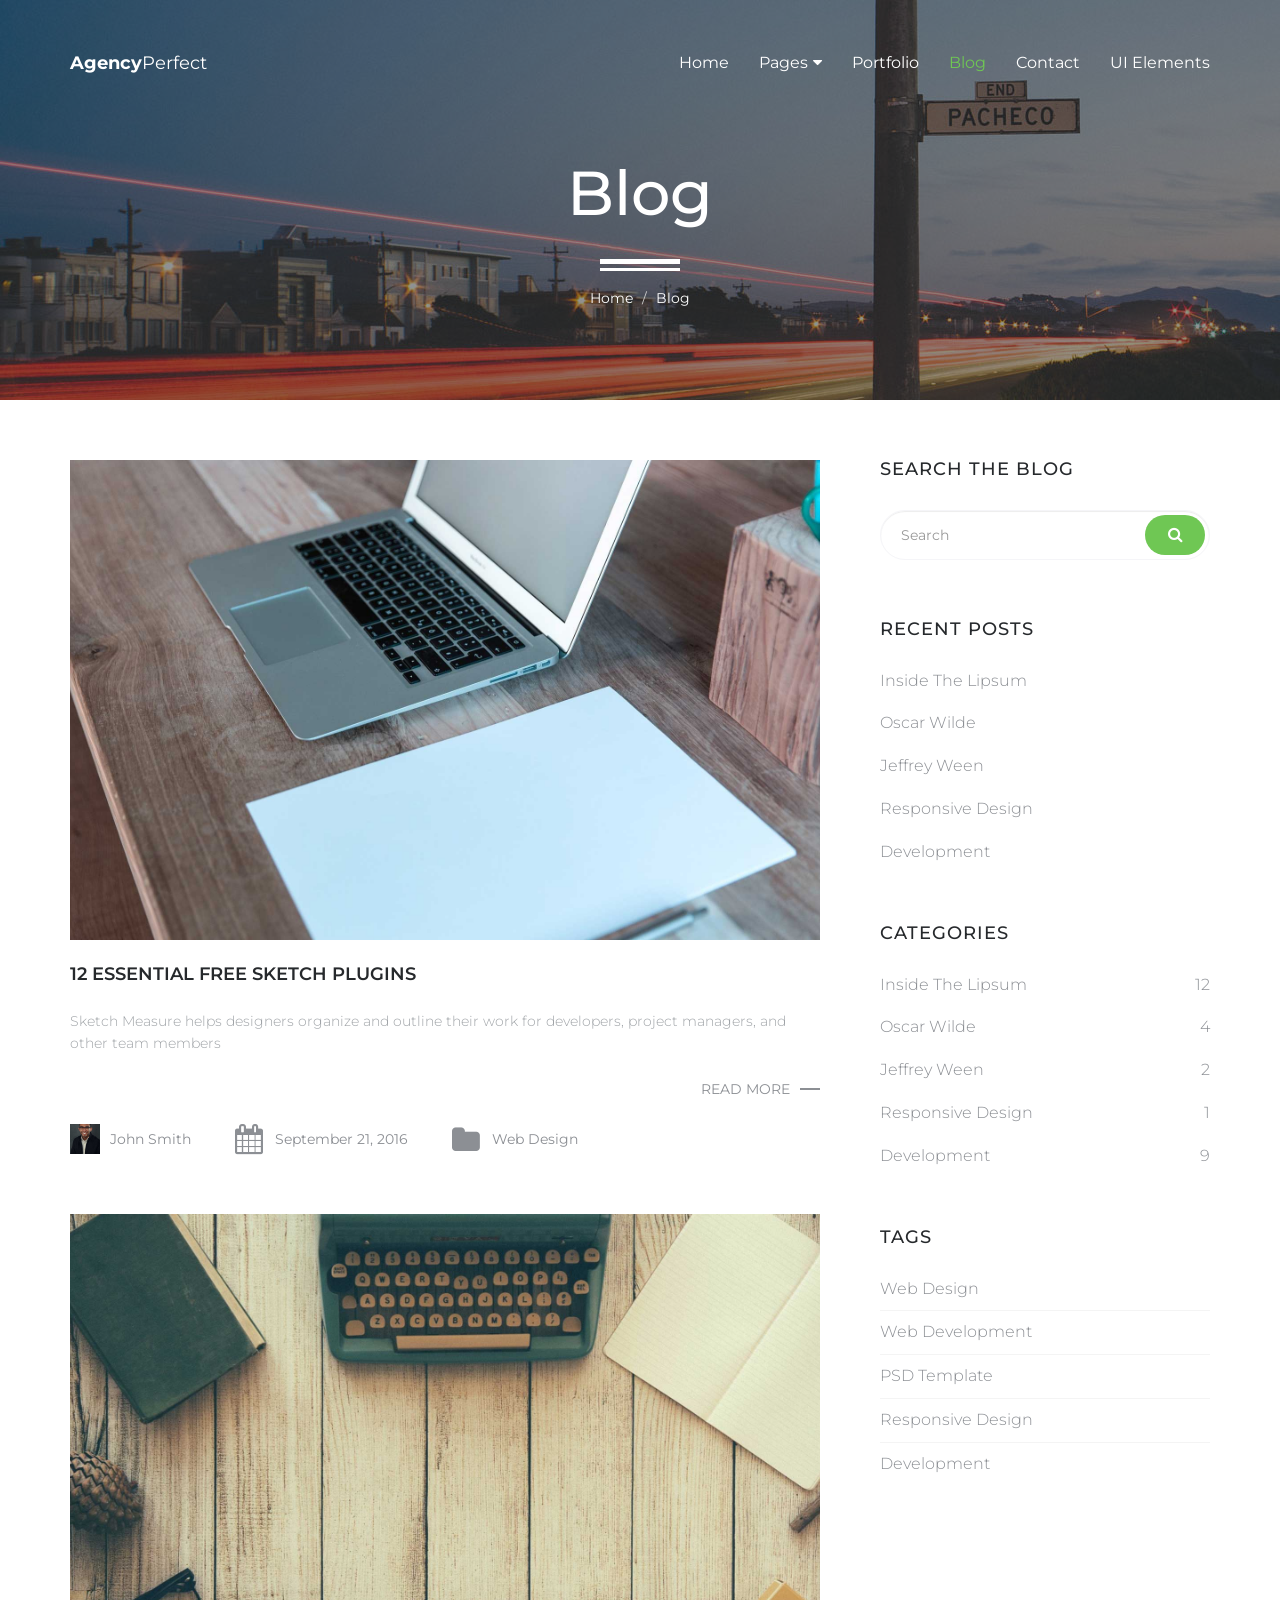
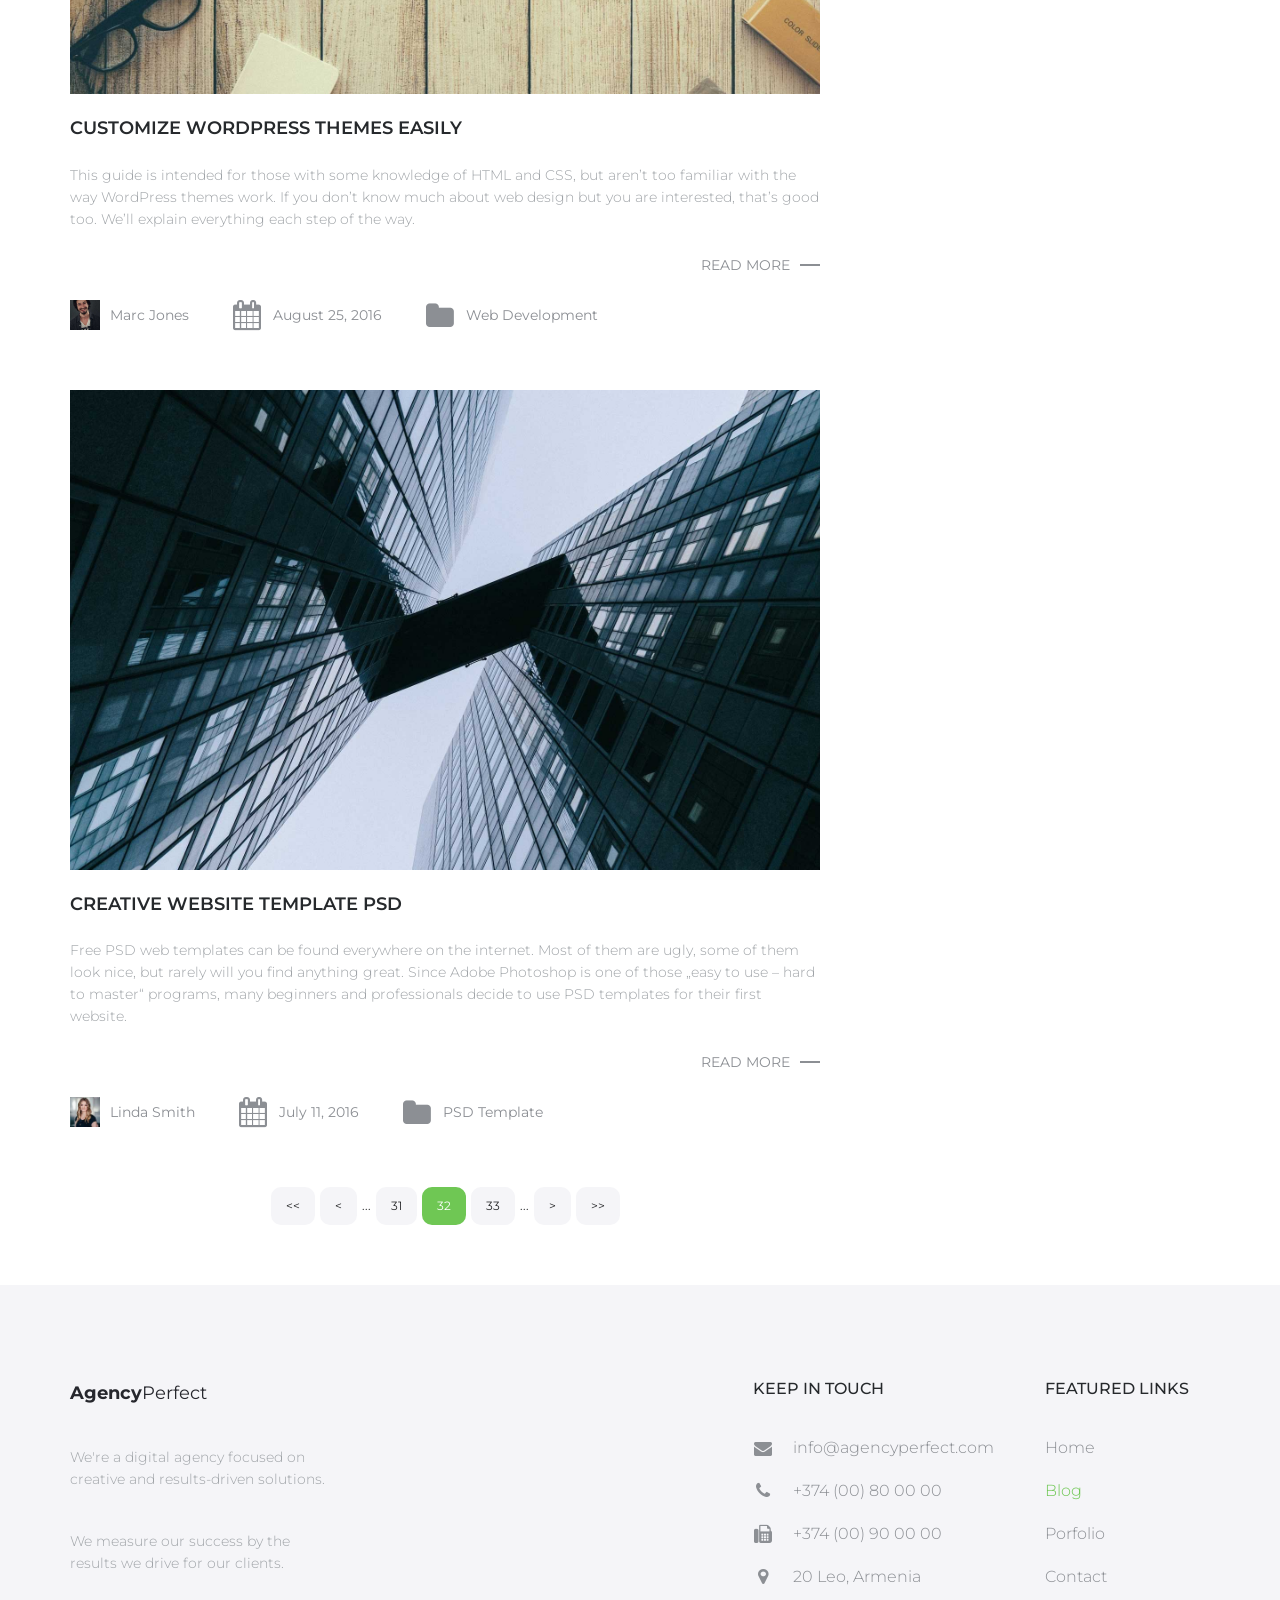
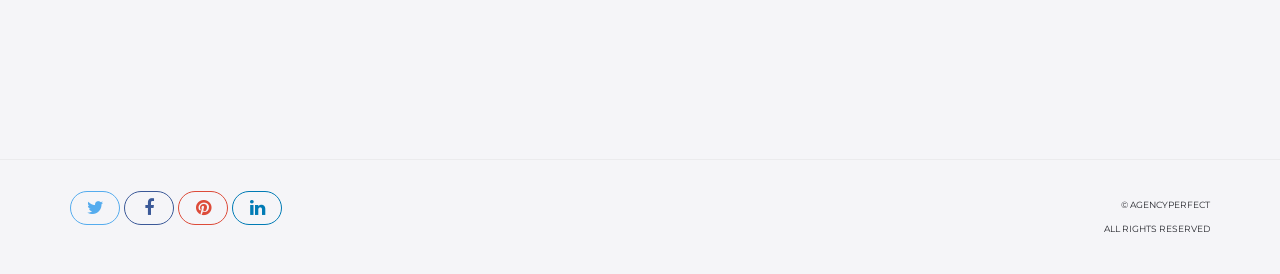
<file: blog.html>
<!DOCTYPE html>
<html lang="en">
<head>

    <!-- Basic Page Needs
    ================================================== -->
    <meta http-equiv="Content-Type" content="text/html; charset=utf-8">
    <meta http-equiv="X-UA-Compatible" content="IE=edge">

    <title>Blog | Agency Perfect</title>

    <meta name="description" content="">
    <meta name="author" content="">
    <meta name="keywords" content="">

    <!-- Mobile Specific Metas
    ================================================== -->
    <meta name="viewport" content="width=device-width, minimum-scale=1.0, maximum-scale=1.0">
    <meta name="apple-mobile-web-app-capable" content="yes">

    <!-- Fonts -->
    <link href="https://fonts.googleapis.com/css?family=Montserrat:300,300i,400,600,700" rel="stylesheet">
    <link rel="stylesheet" href="http://cdnjs.cloudflare.com/ajax/libs/font-awesome/4.4.0/css/font-awesome.min.css">

    <!-- Favicon
    ================================================== -->
    <link rel="apple-touch-icon" sizes="180x180" href="assets/img/apple-touch-icon.png">
    <link rel="icon" type="image/png" sizes="16x16" href="assets/img/favicon.png">

    <!-- Stylesheets
    ================================================== -->
    <!-- Bootstrap core CSS -->
    <link href="assets/css/bootstrap.min.css" rel="stylesheet">

    <!-- Custom styles for this template -->
    <link href="assets/css/style.css" rel="stylesheet">
    <link href="assets/css/responsive.css" rel="stylesheet">

    <!-- HTML5 shim and Respond.js IE8 support of HTML5 elements and media queries -->
    <!--[if lt IE 9]>
    <script src="https://oss.maxcdn.com/libs/html5shiv/3.7.0/html5shiv.js"></script>
    <script src="https://oss.maxcdn.com/libs/respond.js/1.4.2/respond.min.js"></script>
    <![endif]-->

</head>
<body>

    <header id="masthead" class="site-header site-header-white">
        <nav id="primary-navigation" class="site-navigation">
            <div class="container">

                <div class="navbar-header">
                   
                    <a href="index.html" class="site-title"><span>Agency</span>Perfect</a>

                </div><!-- /.navbar-header -->

                <div class="collapse navbar-collapse" id="agency-navbar-collapse">

                    <ul class="nav navbar-nav navbar-right">

                        <li><a href="index.html">Home</a></li>
                        <li class="dropdown"><a href="#" class="dropdown-toggle" data-toggle="dropdown">Pages<i class="fa fa-caret-down hidden-xs" aria-hidden="true"></i></a>

                            <ul class="dropdown-menu" role="menu" aria-labelledby="menu1">
                              <li><a href="portfolio.html">Portfolio</a></li>
                              <li><a href="blog.html">Blog</a></li>
                            </ul>

                        </li>
                        <li><a href="portfolio.html">Portfolio</a></li>
                        <li class="active"><a href="blog.html">Blog</a></li>
                        <li><a href="contact.html">Contact</a></li>
                        <li><a href="ui-elements.html">UI Elements</a></li>
                    
                    </ul>

                </div>

            </div>   
        </nav><!-- /.site-navigation -->
    </header><!-- /#mastheaed -->

    <div id="hero" class="hero overlay subpage-hero blog-hero">
        <div class="hero-content">
            <div class="hero-text">
                <h1>Blog</h1>
                <ol class="breadcrumb">
                  <li class="breadcrumb-item"><a href="#">Home</a></li>
                  <li class="breadcrumb-item active">Blog</li>
                </ol>
            </div><!-- /.hero-text -->
        </div><!-- /.hero-content -->
    </div><!-- /.hero -->

    <main id="main" class="site-main">

        <section class="site-section subpage-site-section section-blog">
            <div class="container">
                <div class="row">
                    <div class="col-md-8">
                        <article class="blog-post">
                            <a href="blog-post.html">
                                <img src="assets/img/portfolio-1.jpg" class="img-res" alt="">
                            </a>
                            <div class="post-content">
                                <h3 class="post-title"><a href="blog-post.html">12 Essential Free Sketch Plugins</a></h3>
                                <p>Sketch Measure helps designers organize and outline their work for developers, project managers, and other team members</p>
                                <div class="text-right">
                                    <a class="read-more" href="blog-post.html">Read more</a>
                                </div>
                                <div class="post-meta">
                                    <span class="post-author">
                                        <a href="#"><img class="img-res" src="assets/img/author.jpg" alt="">John Smith</a>
                                    </span>
                                    <span class="post-date">
                                        <a href=""><i class="fa fa-calendar" aria-hidden="true"></i>September 21, 2016</a>
                                        </span>
                                    <span class="post-category">
                                        <a href=""><i class="fa fa-folder" aria-hidden="true"></i>Web Design</a>
                                    </span>
                                </div><!-- /.post-meta -->
                            </div><!-- /.post-content -->
                        </article><!-- /.blog-post -->
                        <article class="blog-post">
                            <a href="blog-post.html">
                                <img src="assets/img/portfolio-2.jpg" class="img-res" alt="">
                            </a>
                            <div class="post-content">
                                <h3 class="post-title"><a href="blog-post.html">Customize WordPress Themes Easily</a></h3>
                                <p>This guide is intended for those with some knowledge of HTML and CSS, but aren’t too familiar with the way WordPress themes work. If you don’t know much about web design but you are interested, that’s good too. We’ll explain everything each step of the way.</p>
                                <div class="text-right">
                                    <a class="read-more" href="blog-post.html">Read more</a>
                                </div>
                                <div class="post-meta">
                                    <span class="post-author">
                                        <a href="#"><img class="img-res" src="assets/img/author-3.jpg" alt="">Marc Jones</a>
                                    </span>
                                    <span class="post-date">
                                        <a href=""><i class="fa fa-calendar" aria-hidden="true"></i>August 25, 2016</a>
                                        </span>
                                    <span class="post-category">
                                        <a href=""><i class="fa fa-folder" aria-hidden="true"></i>Web Development</a>
                                    </span>
                                </div><!-- /.post-meta -->
                            </div><!-- /.post-content -->
                        </article><!-- /.blog-post -->
                        <article class="blog-post">
                            <a href="blog-post.html">
                                <img src="assets/img/portfolio-3.jpg" class="img-res" alt="">
                            </a>
                            <div class="post-content">
                                <h3 class="post-title"><a href="blog-post.html">Creative Website Template PSD</a></h3>
                                <p>Free PSD web templates can be found everywhere on the internet. Most of them are ugly, some of them look nice, but rarely will you find anything great. Since Adobe Photoshop is one of those „easy to use – hard to master“ programs, many beginners and professionals decide to use PSD templates for their first website.</p>
                                <div class="text-right">
                                    <a class="read-more" href="blog-post.html">Read more</a>
                                </div>
                                <div class="post-meta">
                                    <span class="post-author">
                                        <a href="#"><img class="img-res" src="assets/img/author-2.jpg" alt="">Linda Smith</a>
                                    </span>
                                    <span class="post-date">
                                        <a href=""><i class="fa fa-calendar" aria-hidden="true"></i>July 11, 2016</a>
                                        </span>
                                    <span class="post-category">
                                        <a href=""><i class="fa fa-folder" aria-hidden="true"></i>PSD Template</a>
                                    </span>
                                </div><!-- /.post-meta -->
                            </div><!-- /.post-content -->
                        </article><!-- /.blog-post -->

                        <div class="ui-pagination mt-50">
                            <div class="row">
                                <div class="col-md-12 text-center">
                                    <ul class="pagination">
                                        <li><a href="#">&lt;&lt;</a></li>
                                        <li><a href="#">&lt;</a></li>
                                        <li class="more"><a href="#">...</a></li>
                                        <li><a href="#">31</a></li>
                                        <li class="active"><a href="#">32</a></li>
                                        <li><a href="#">33</a></li>
                                        <li class="more"><a href="#">...</a></li>
                                        <li><a href="#">&gt;</a></li>
                                        <li><a href="#">&gt;&gt;</a></li>
                                    </ul><!-- /.pagination -->               
                                </div>
                            </div>
                        </div><!-- /.ui-pagination -->
                    </div>
                    <aside class="col-md-4">
                        <div class="sidebar">
                            <div class="widget search-form">
                                <h4 class="widget-title">Search the blog</h4>
                                <form class="form-group">
                                    <input type="text" class="form-control" placeholder="Search" required>
                                    <button class="btn btn-green" type="button"><i class="fa fa-search" aria-hidden="true"></i></button>
                                </form>
                            </div><!-- /.search-form -->
                            <div class="widget widget-recent-posts">
                                <h4 class="widget-title">Recent posts</h4>
                                <ul class="list-unstyled">
                                    <li><a href="#">Inside The Lipsum</a></li>
                                    <li><a href="#">Oscar Wilde</a></li>
                                    <li><a href="#">Jeffrey Ween</a></li>
                                    <li><a href="#">Responsive Design</a></li>
                                    <li><a href="#">Development</a></li>
                                </ul>
                            </div><!-- /.widget-recent-posts -->
                            <div class="widget widget-categories">
                                <h4 class="widget-title">Categories</h4>
                                <ul class="list-unstyled">
                                    <li><a href="#">Inside The Lipsum <span>12</span></a></li>
                                    <li><a href="#">Oscar Wilde<span>4</span></a></li>
                                    <li><a href="#">Jeffrey Ween<span>2</span></a></li>
                                    <li><a href="#">Responsive Design<span>1</span></a></li>
                                    <li><a href="#">Development<span>9</span></a></li>
                                </ul>
                            </div><!-- /.widget-categories -->
                            <div class="widget widget-tags">
                                <h4 class="widget-title">Tags</h4>
                                <ul class="list-unstyled">
                                    <li><a href="#">Web Design</a></li>
                                    <li><a href="#">Web Development</a></li>
                                    <li><a href="#">PSD Template</a></li>
                                    <li><a href="#">Responsive Design</a></li>
                                    <li><a href="#">Development</a></li>
                                </ul>
                            </div><!-- /.widget-tags -->
                        </div><!-- /.sidebar -->
                    </aside>
                </div>
            </div>
        </section><!-- /.section-portfolio -->

    </main><!-- /#main -->

    <footer id="colophon" class="site-footer">
        <div class="container">
            <div class="row">
                <div class="col-md-3 col-sm-4 col-xs-6">
                    <a class="site-title"><span>Agency</span>Perfect</a>
                    <p>We're a digital agency focused on creative and results-driven solutions.</p>
                    <p>We measure our success by the results we drive for our clients.</p>
                </div>
                <div class="col-lg-offset-4 col-md-3 col-sm-4 col-md-offset-2 col-sm-offset-0 col-xs-6 ">
                    <h3>Keep in touch</h3>
                    <ul class="list-unstyled contact-links">
                        <li><i class="fa fa-envelope" aria-hidden="true"></i><a href="mailto:info@agencyperfect.com">info@agencyperfect.com</a></li>
                        <li><i class="fa fa-phone" aria-hidden="true"></i><a href="tel:+37400800000">+374 (00) 80 00 00 </a></li>
                        <li><i class="fa fa-fax" aria-hidden="true"></i><a href="+37400900000">+374 (00) 90 00 00</a></li>
                        <li><i class="fa fa-map-marker" aria-hidden="true"></i><p>20 Leo, Armenia</p></li>
                    </ul>
                </div>
                <div class="clearfix visible-xs"></div>
                <div class="col-lg-2 col-md-3 col-sm-4 col-xs-6">
                    <h3>Featured links</h3>
                    <ul class="list-unstyled">
                        <li><a href="index.html">Home</a></li>
                        <li class="active"><a href="blog.html">Blog</a></li>
                        <li><a href="portfolio.html">Porfolio</a></li>
                        <li><a href="contact.html">Contact</a></li>
                    </ul>
                </div>
            </div>
        </div>
        <div class="copyright">
            <div class="container">
                <div class="row">
                    <div class="col-xs-8">
                        <div class="social-links">
                            <a class="twitter-bg" href="#"><i class="fa fa-twitter"></i></a>
                            <a class="facebook-bg" href="#"><i class="fa fa-facebook"></i></a>
                            <a class="pinterest" href="#"><i class="fa fa-pinterest"></i></a>
                            <a class="linkedin-bg" href="#"><i class="fa fa-linkedin"></i></a>
                        </div><!-- /.social-links -->
                    </div>
                    <div class="col-xs-4">
                        <div class="text-right">
                            <p>&copy; AgencyPerfect</p>
                            <p>All Rights Reserved</p>
                        </div>
                    </div>
                </div>
            </div>
        </div><!-- /.copyright -->
    </footer><!-- /#footer -->



    <!-- Bootstrap core JavaScript
    ================================================== -->
    <!-- Placed at the end of the document so the pages load faster -->
    <script src="https://ajax.googleapis.com/ajax/libs/jquery/3.1.1/jquery.min.js"></script>
    <script src="assets/js/bootstrap.min.js"></script>
    <script src="assets/js/bootstrap-select.min.js"></script>
    <script src="assets/js/jquery.slicknav.min.js"></script>
    <script src="assets/js/jquery.countTo.min.js"></script>
    <script src="assets/js/jquery.shuffle.min.js"></script>
    <script src="assets/js/script.js"></script>
  
</body>
</html>
</file>
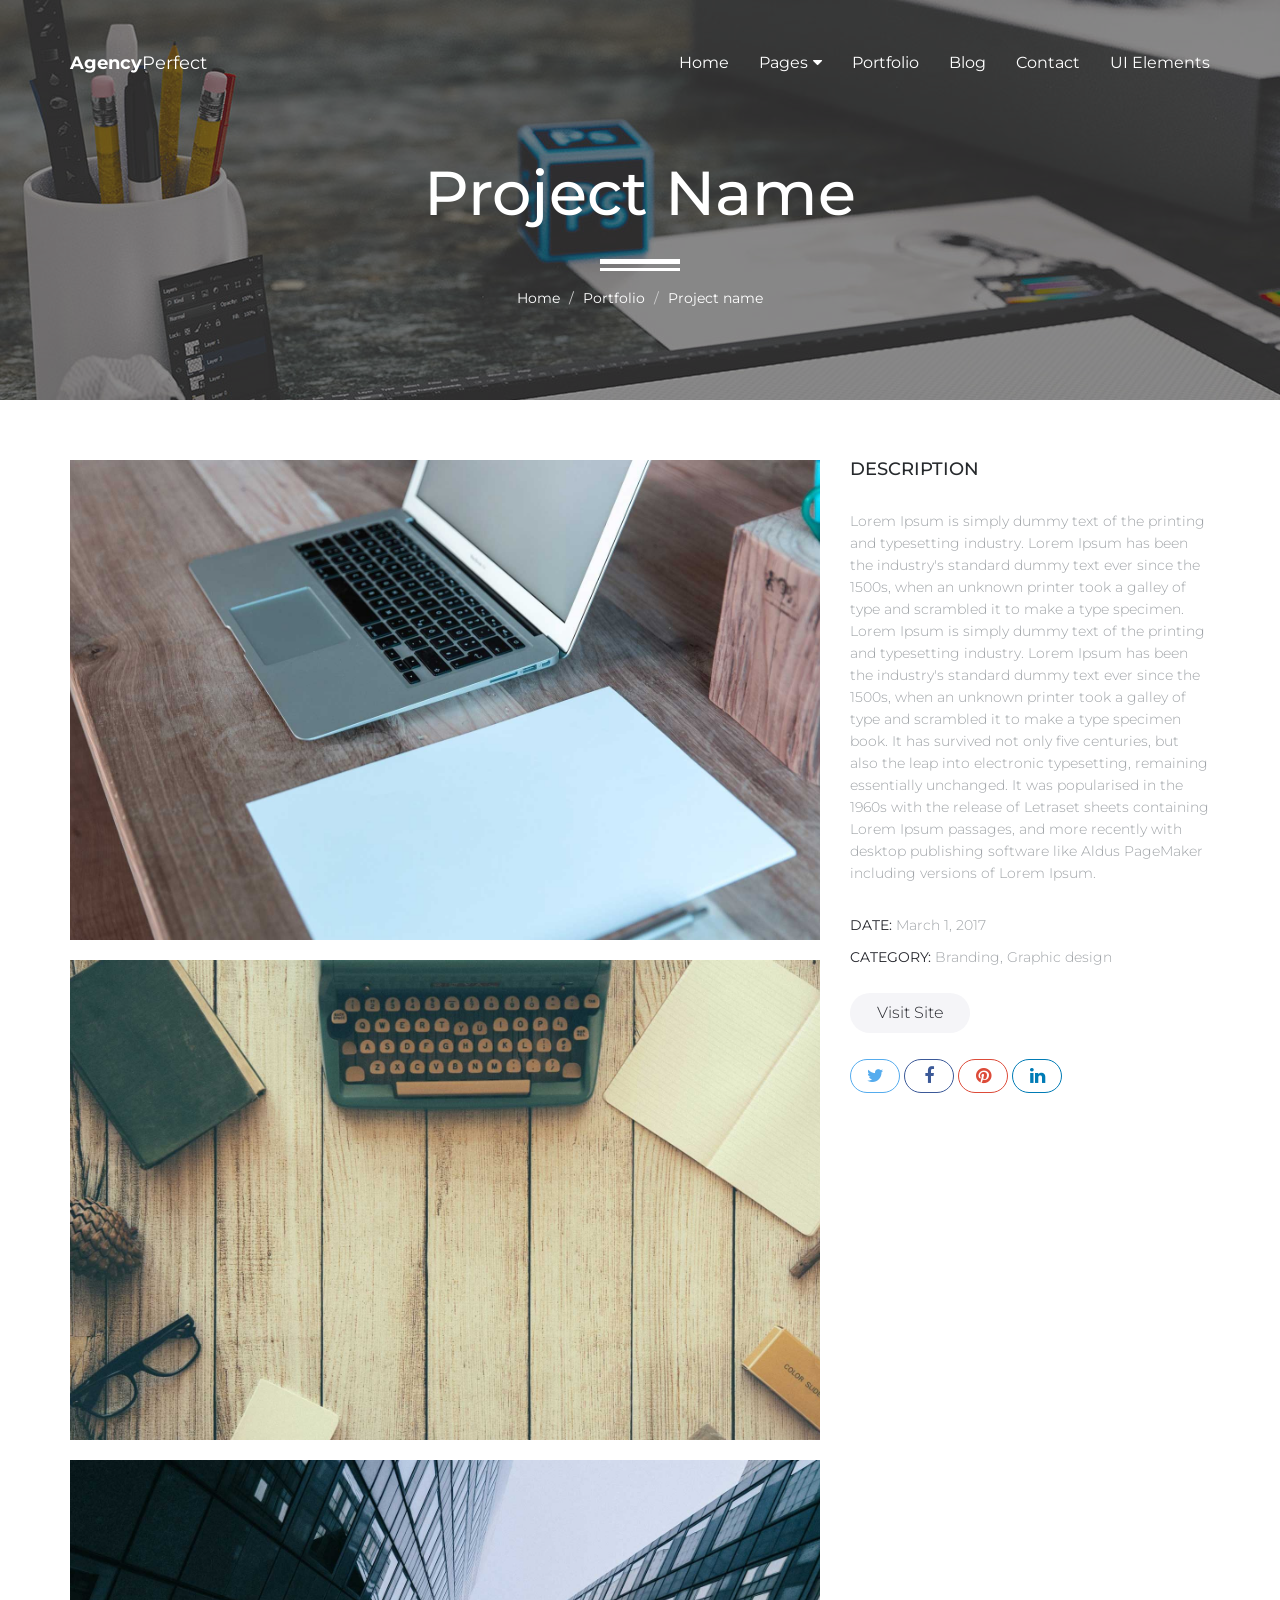
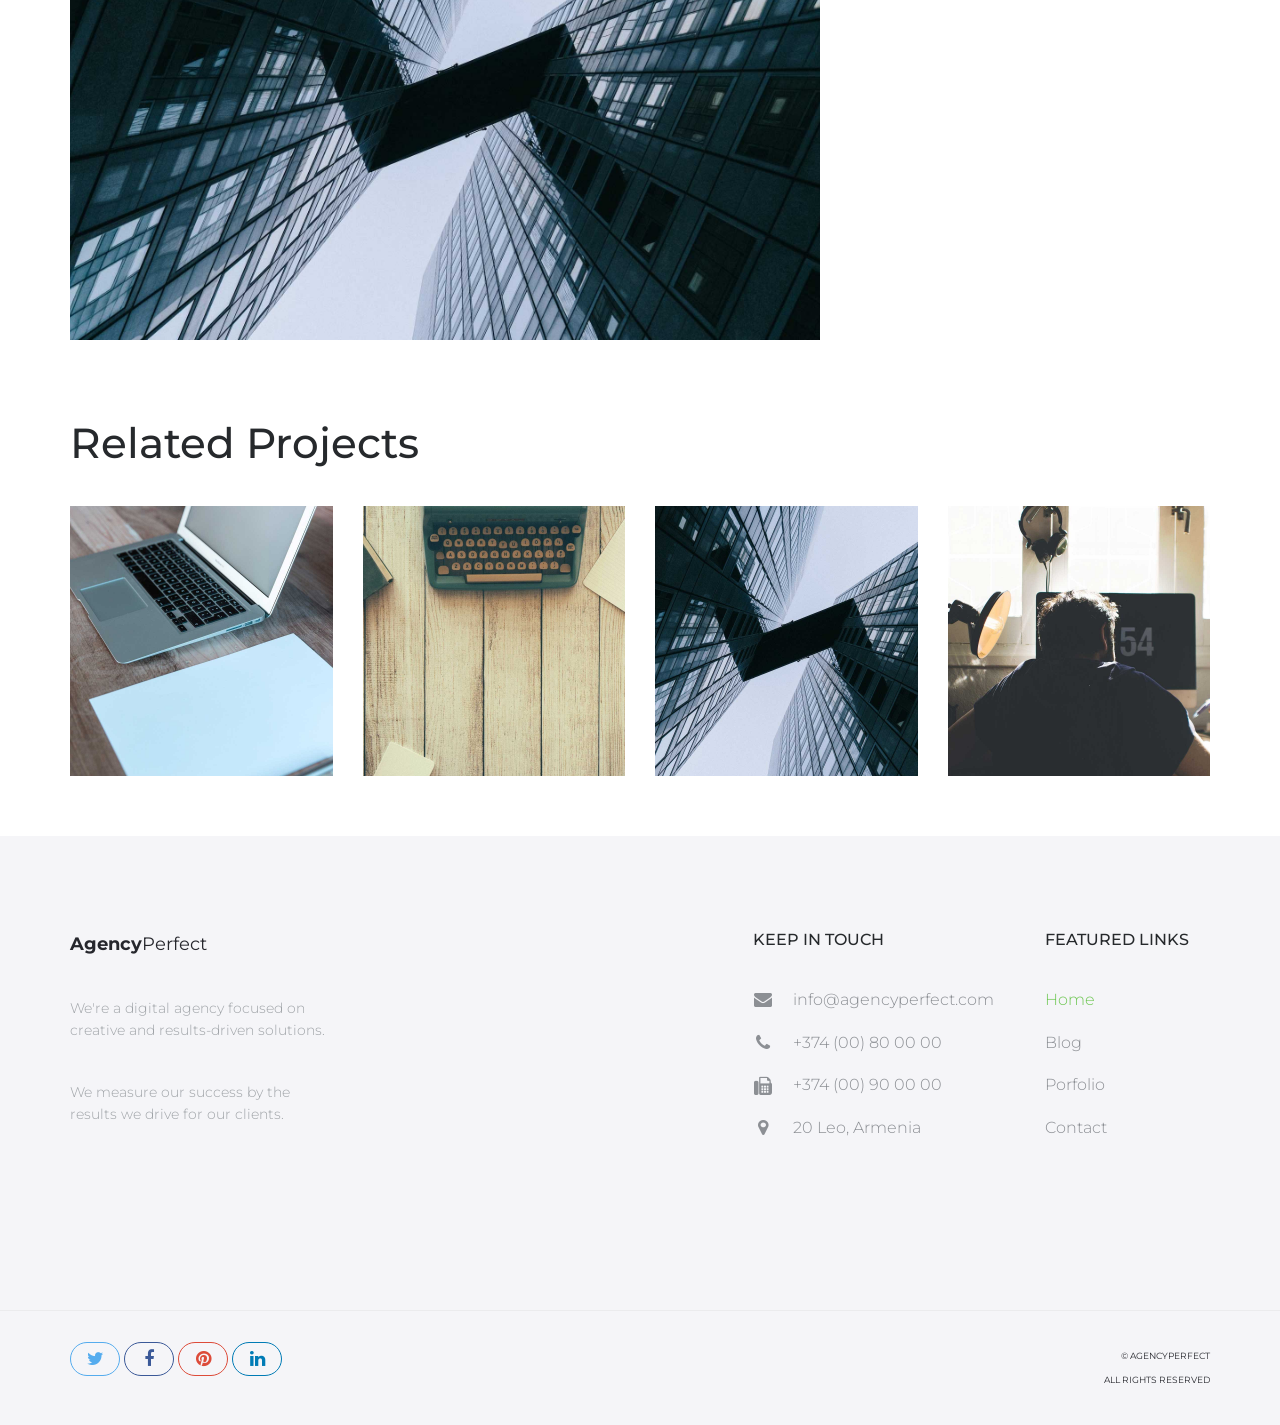
<file: portfolio-item.html>
<!DOCTYPE html>
<html lang="en">
<head>

    <!-- Basic Page Needs
    ================================================== -->
    <meta http-equiv="Content-Type" content="text/html; charset=utf-8">
    <meta http-equiv="X-UA-Compatible" content="IE=edge">

    <title>Portfolio | Agency Perfect</title>

    <meta name="description" content="">
    <meta name="author" content="">
    <meta name="keywords" content="">

    <!-- Mobile Specific Metas
    ================================================== -->
    <meta name="viewport" content="width=device-width, minimum-scale=1.0, maximum-scale=1.0">
    <meta name="apple-mobile-web-app-capable" content="yes">

    <!-- Fonts -->
    <link href="https://fonts.googleapis.com/css?family=Montserrat:300,300i,400,600,700" rel="stylesheet">
    <link rel="stylesheet" href="http://cdnjs.cloudflare.com/ajax/libs/font-awesome/4.4.0/css/font-awesome.min.css">

    <!-- Favicon
    ================================================== -->
    <link rel="apple-touch-icon" sizes="180x180" href="assets/img/apple-touch-icon.png">
    <link rel="icon" type="image/png" sizes="16x16" href="assets/img/favicon.png">

    <!-- Stylesheets
    ================================================== -->
    <!-- Bootstrap core CSS -->
    <link href="assets/css/bootstrap.min.css" rel="stylesheet">

    <!-- Custom styles for this template -->
    <link href="assets/css/style.css" rel="stylesheet">
    <link href="assets/css/responsive.css" rel="stylesheet">

    <!-- HTML5 shim and Respond.js IE8 support of HTML5 elements and media queries -->
    <!--[if lt IE 9]>
    <script src="https://oss.maxcdn.com/libs/html5shiv/3.7.0/html5shiv.js"></script>
    <script src="https://oss.maxcdn.com/libs/respond.js/1.4.2/respond.min.js"></script>
    <![endif]-->

</head>
<body>

    <header id="masthead" class="site-header site-header-white">
        <nav id="primary-navigation" class="site-navigation">
            <div class="container">

                <div class="navbar-header">
                   
                    <a href="index.html" class="site-title"><span>Agency</span>Perfect</a>

                </div><!-- /.navbar-header -->

                <div class="collapse navbar-collapse" id="agency-navbar-collapse">

                    <ul class="nav navbar-nav navbar-right">

                        <li><a href="index.html">Home</a></li>
                        <li class="dropdown"><a href="#" class="dropdown-toggle" data-toggle="dropdown">Pages<i class="fa fa-caret-down hidden-xs" aria-hidden="true"></i></a>

                            <ul class="dropdown-menu" role="menu" aria-labelledby="menu1">
                              <li><a href="portfolio.html">Portfolio</a></li>
                              <li><a href="blog.html">Blog</a></li>
                            </ul>

                        </li>
                        <li><a href="portfolio.html">Portfolio</a></li>
                        <li><a href="blog.html">Blog</a></li>
                        <li><a href="contact.html">Contact</a></li>
                        <li><a href="ui-elements.html">UI Elements</a></li>

                    </ul>

                </div>

            </div>   
        </nav><!-- /.site-navigation -->
    </header><!-- /#mastheaed -->

    <div id="hero" class="hero overlay subpage-hero portfolio-hero">
        <div class="hero-content">
            <div class="hero-text">
                <h1>Project Name</h1>
                <ol class="breadcrumb">
                  <li class="breadcrumb-item"><a href="index.html">Home</a></li>
                  <li class="breadcrumb-item"><a href="portfolio.html">Portfolio</a></li>
                  <li class="breadcrumb-item active">Project name</li>
                </ol>
            </div><!-- /.hero-text -->
        </div><!-- /.hero-content -->
    </div><!-- /.hero -->

    <main id="main" class="site-main">

        <section class="site-section subpage-site-section section-project">

            <div class="container">
                <div class="row">
                    <div class="col-md-8">
                        <div class="project-img">
                            <img src="assets/img/portfolio-1.jpg" class="img-res" alt="">
                        </div><!-- /.project-img -->
                        <div class="project-img">
                            <img src="assets/img/portfolio-2.jpg" class="img-res" alt="">
                        </div><!-- /.project-img -->
                        <div class="project-img">
                            <img src="assets/img/portfolio-3.jpg" class="img-res" alt="">
                        </div><!-- /.project-img -->

                    </div>
                    <aside class="col-md-4">
                        <div class="project-info">
                            <h5>Description</h5>

                            <p class="project-description">Lorem Ipsum is simply dummy text of the printing and typesetting industry. Lorem Ipsum has been the industry's standard dummy text ever since the 1500s, when an unknown printer took a galley of type and scrambled it to make a type specimen. Lorem Ipsum is simply dummy text of the printing and typesetting industry. Lorem Ipsum has been the industry's standard dummy text ever since the 1500s, when an unknown printer took a galley of type and scrambled it to make a type specimen book. It has survived not only five centuries, but also the leap into electronic typesetting, remaining essentially unchanged. It was popularised in the 1960s with the release of Letraset sheets containing Lorem Ipsum passages, and more recently with desktop publishing software like Aldus PageMaker including versions of Lorem Ipsum.</p>

                            <div class="project-date-category">
                                <p><span>Date:</span> March 1, 2017</p>
                                <p><span>Category:</span> Branding, Graphic design</p>
                            </div><!-- /.project-cat -->

                            <a href="#" class="btn btn-gray">Visit Site</a>

                            <div class="social-links">
                                <a class="twitter-bg" href="#"><i class="fa fa-twitter"></i></a>
                                <a class="facebook-bg" href="#"><i class="fa fa-facebook"></i></a>
                                <a class="pinterest" href="#"><i class="fa fa-pinterest"></i></a>
                                <a class="linkedin-bg" href="#"><i class="fa fa-linkedin"></i></a>
                            </div><!-- /.social-links -->
                            
                        </div><!-- /.project-description -->
                    </aside>
                </div>
            </div>
            
        </section><!-- /.section-project -->

        <section class="site-section subpage-site-section section-related-projects">
            <div class="container">
                <div class="text-left">
                    <h2>Related Projects</h2>
                </div>
                <div class="row">
                    <div class="col-lg-3 col-md-4 col-xs-6">
                        <div class="portfolio-item">
                            <img src="assets/img/portfolio-1.jpg" class="img-res" alt="">
                            <h4 class="portfolio-item-title">Portfolio item</h4>
                            <a href="portfolio-item.html"><i class="fa fa-arrow-right" aria-hidden="true"></i></a>
                        </div><!-- /.portfolio-item -->
                    </div>
                    <div class="col-lg-3 col-md-4 col-xs-6">
                        <div class="portfolio-item">
                            <img src="assets/img/portfolio-2.jpg" class="img-res" alt="">
                            <h4 class="portfolio-item-title">Portfolio item</h4>
                            <a href="portfolio-item.html"><i class="fa fa-arrow-right" aria-hidden="true"></i></a>
                        </div><!-- /.portfolio-item -->
                    </div>
                    <div class="col-lg-3 col-md-4 col-xs-6">
                        <div class="portfolio-item">
                            <img src="assets/img/portfolio-3.jpg" class="img-res" alt="">
                            <h4 class="portfolio-item-title">Portfolio item</h4>
                            <a href="portfolio-item.html"><i class="fa fa-arrow-right" aria-hidden="true"></i></a>
                        </div><!-- /.portfolio-item -->
                    </div>
                    <div class="col-lg-3 col-md-4 col-xs-6">
                        <div class="portfolio-item">
                            <img src="assets/img/portfolio-4.jpg" class="img-res" alt="">
                            <h4 class="portfolio-item-title">Portfolio item</h4>
                            <a href="portfolio-item.html"><i class="fa fa-arrow-right" aria-hidden="true"></i></a>
                        </div><!-- /.portfolio-item -->
                    </div>
                </div>
            </div>
        </section><!-- /.section-portfolio -->

    </main><!-- /#main -->

    <footer id="colophon" class="site-footer">
        <div class="container">
            <div class="row">
                <div class="col-md-3 col-sm-4 col-xs-6">
                    <a class="site-title"><span>Agency</span>Perfect</a>
                    <p>We're a digital agency focused on creative and results-driven solutions.</p>
                    <p>We measure our success by the results we drive for our clients.</p>
                </div>
                <div class="col-lg-offset-4 col-md-3 col-sm-4 col-md-offset-2 col-sm-offset-0 col-xs-6 ">
                    <h3>Keep in touch</h3>
                    <ul class="list-unstyled contact-links">
                        <li><i class="fa fa-envelope" aria-hidden="true"></i><a href="mailto:info@agencyperfect.com">info@agencyperfect.com</a></li>
                        <li><i class="fa fa-phone" aria-hidden="true"></i><a href="tel:+37400800000">+374 (00) 80 00 00 </a></li>
                        <li><i class="fa fa-fax" aria-hidden="true"></i><a href="+37400900000">+374 (00) 90 00 00</a></li>
                        <li><i class="fa fa-map-marker" aria-hidden="true"></i><p>20 Leo, Armenia</p></li>
                    </ul>
                </div>
                <div class="clearfix visible-xs"></div>
                <div class="col-lg-2 col-md-3 col-sm-4 col-xs-6">
                    <h3>Featured links</h3>
                    <ul class="list-unstyled">
                        <li class="active"><a href="index.html">Home</a></li>
                        <li><a href="blog.html">Blog</a></li>
                        <li><a href="portfolio.html">Porfolio</a></li>
                        <li><a href="contact.html">Contact</a></li>
                    </ul>
                </div>
            </div>
        </div>
        <div class="copyright">
            <div class="container">
                <div class="row">
                    <div class="col-xs-8">
                        <div class="social-links">
                            <a class="twitter-bg" href="#"><i class="fa fa-twitter"></i></a>
                            <a class="facebook-bg" href="#"><i class="fa fa-facebook"></i></a>
                            <a class="pinterest" href="#"><i class="fa fa-pinterest"></i></a>
                            <a class="linkedin-bg" href="#"><i class="fa fa-linkedin"></i></a>
                        </div><!-- /.social-links -->
                    </div>
                    <div class="col-xs-4">
                        <div class="text-right">
                            <p>&copy; AgencyPerfect</p>
                            <p>All Rights Reserved</p>
                        </div>
                    </div>
                </div>
            </div>
        </div><!-- /.copyright -->
    </footer><!-- /#footer -->



    <!-- Bootstrap core JavaScript
    ================================================== -->
    <!-- Placed at the end of the document so the pages load faster -->
    <script src="https://ajax.googleapis.com/ajax/libs/jquery/3.1.1/jquery.min.js"></script>
    <script src="assets/js/bootstrap.min.js"></script>
    <script src="assets/js/bootstrap-select.min.js"></script>
    <script src="assets/js/jquery.slicknav.min.js"></script>
    <script src="assets/js/jquery.countTo.min.js"></script>
    <script src="assets/js/jquery.shuffle.min.js"></script>
    <script src="assets/js/script.js"></script>
  
</body>
</html>
</file>
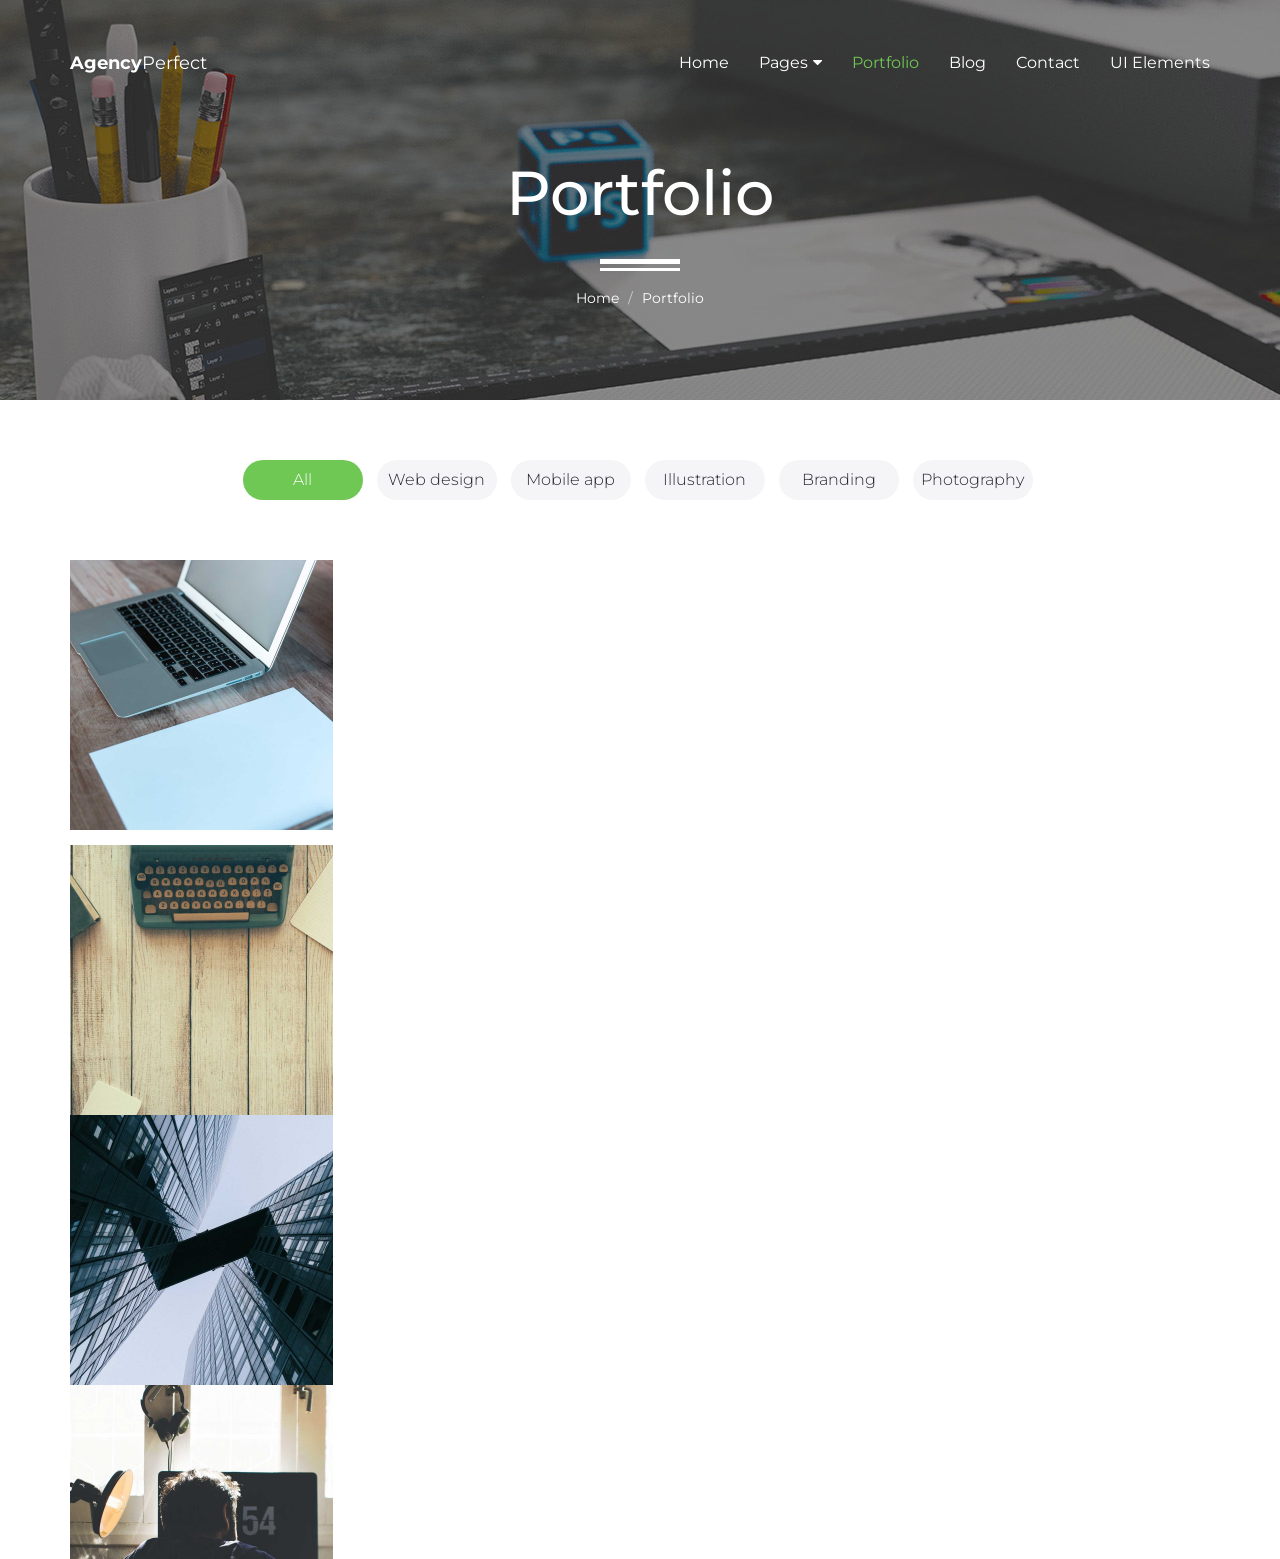
<file: portfolio.html>
<!DOCTYPE html>
<html lang="en">
<head>

    <!-- Basic Page Needs
    ================================================== -->
    <meta http-equiv="Content-Type" content="text/html; charset=utf-8">
    <meta http-equiv="X-UA-Compatible" content="IE=edge">

    <title>Portfolio | Agency Perfect</title>

    <meta name="description" content="">
    <meta name="author" content="">
    <meta name="keywords" content="">

    <!-- Mobile Specific Metas
    ================================================== -->
    <meta name="viewport" content="width=device-width, minimum-scale=1.0, maximum-scale=1.0">
    <meta name="apple-mobile-web-app-capable" content="yes">

    <!-- Fonts -->
    <link href="https://fonts.googleapis.com/css?family=Montserrat:300,300i,400,600,700" rel="stylesheet">
    <link rel="stylesheet" href="http://cdnjs.cloudflare.com/ajax/libs/font-awesome/4.4.0/css/font-awesome.min.css">

    <!-- Favicon
    ================================================== -->
    <link rel="apple-touch-icon" sizes="180x180" href="assets/img/apple-touch-icon.png">
    <link rel="icon" type="image/png" sizes="16x16" href="assets/img/favicon.png">

    <!-- Stylesheets
    ================================================== -->
    <!-- Bootstrap core CSS -->
    <link href="assets/css/bootstrap.min.css" rel="stylesheet">

    <!-- Custom styles for this template -->
    <link href="assets/css/style.css" rel="stylesheet">
    <link href="assets/css/responsive.css" rel="stylesheet">

    <!-- HTML5 shim and Respond.js IE8 support of HTML5 elements and media queries -->
    <!--[if lt IE 9]>
    <script src="https://oss.maxcdn.com/libs/html5shiv/3.7.0/html5shiv.js"></script>
    <script src="https://oss.maxcdn.com/libs/respond.js/1.4.2/respond.min.js"></script>
    <![endif]-->

</head>
<body>

    <header id="masthead" class="site-header site-header-white">
        <nav id="primary-navigation" class="site-navigation">
            <div class="container">

                <div class="navbar-header">
                   
                    <a href="index.html" class="site-title"><span>Agency</span>Perfect</a>

                </div><!-- /.navbar-header -->

                <div class="collapse navbar-collapse" id="agency-navbar-collapse">

                    <ul class="nav navbar-nav navbar-right">

                        <li><a href="index.html">Home</a></li>
                        <li class="dropdown"><a href="#" class="dropdown-toggle" data-toggle="dropdown">Pages<i class="fa fa-caret-down hidden-xs" aria-hidden="true"></i></a>

                            <ul class="dropdown-menu" role="menu" aria-labelledby="menu1">
                              <li><a href="portfolio.html">Portfolio</a></li>
                              <li><a href="blog.html">Blog</a></li>
                            </ul>

                        </li>
                        <li class="active"><a href="portfolio.html">Portfolio</a></li>
                        <li><a href="blog.html">Blog</a></li>
                        <li><a href="contact.html">Contact</a></li>
                        <li><a href="ui-elements.html">UI Elements</a></li>
                        
                    </ul>

                </div>

            </div>   
        </nav><!-- /.site-navigation -->
    </header><!-- /#mastheaed -->

    <div id="hero" class="hero overlay subpage-hero portfolio-hero">
        <div class="hero-content">
            <div class="hero-text">
                <h1>Portfolio</h1>
                <ol class="breadcrumb">
                  <li class="breadcrumb-item"><a href="#">Home</a></li>
                  <li class="breadcrumb-item active">Portfolio</li>
                </ol>
            </div><!-- /.hero-text -->
        </div><!-- /.hero-content -->
    </div><!-- /.hero -->

    <main id="main" class="site-main">

        <section class="site-section subpage-site-section section-portfolio">
            <div class="container">

                <ul class="portfolio-sorting list-inline text-center">
                    <li><a href="#" class="btn btn-gray active" data-group="all">All</a></li>
                    <li><a href="#" class="btn btn-gray" data-group="webdesign">Web design</a></li>
                    <li><a href="#" class="btn btn-gray" data-group="mobileapp">Mobile app</a></li>
                    <li><a href="#" class="btn btn-gray" data-group="illustration">Illustration</a></li>
                    <li><a href="#" class="btn btn-gray" data-group="branding">Branding</a></li>
                    <li><a href="#" class="btn btn-gray" data-group="photography">Photography</a></li>
                </ul><!-- /.portfolio-sorting  -->

                <div id="grid" class="row">
                    <div class="col-lg-3 col-md-4 col-xs-6" data-groups='["webdesign"]'>
                        <div class="portfolio-item">
                            <img src="assets/img/portfolio-1.jpg" class="img-res" alt="">
                            <h4 class="portfolio-item-title">Portfolio item</h4>
                            <a href="portfolio-item.html"><i class="fa fa-arrow-right" aria-hidden="true"></i></a>
                        </div><!-- /.portfolio-item -->
                    </div>
                    <div class="col-lg-3 col-md-4 col-xs-6" data-groups='["mobileapp"]'>
                        <div class="portfolio-item">
                            <img src="assets/img/portfolio-2.jpg" class="img-res" alt="">
                            <h4 class="portfolio-item-title">Portfolio item</h4>
                            <a href="portfolio-item.html"><i class="fa fa-arrow-right" aria-hidden="true"></i></a>
                        </div><!-- /.portfolio-item -->
                    </div>
                    <div class="col-lg-3 col-md-4 col-xs-6" data-groups='["illustration"]'>
                        <div class="portfolio-item">
                            <img src="assets/img/portfolio-3.jpg" class="img-res" alt="">
                            <h4 class="portfolio-item-title">Portfolio item</h4>
                            <a href="portfolio-item.html"><i class="fa fa-arrow-right" aria-hidden="true"></i></a>
                        </div><!-- /.portfolio-item -->
                    </div>
                    <div class="col-lg-3 col-md-4 col-xs-6" data-groups='["branding"]'>
                        <div class="portfolio-item">
                            <img src="assets/img/portfolio-4.jpg" class="img-res" alt="">
                            <h4 class="portfolio-item-title">Portfolio item</h4>
                            <a href="portfolio-item.html"><i class="fa fa-arrow-right" aria-hidden="true"></i></a>
                        </div><!-- /.portfolio-item -->
                    </div>
                    <div class="col-lg-3 col-md-4 col-xs-6" data-groups='["photography"]'>
                        <div class="portfolio-item">
                            <img src="assets/img/portfolio-5.jpg" class="img-res" alt="">
                            <h4 class="portfolio-item-title">Portfolio item</h4>
                            <a href="portfolio-item.html"><i class="fa fa-arrow-right" aria-hidden="true"></i></a>
                        </div><!-- /.portfolio-item -->
                    </div>
                    <div class="col-lg-3 col-md-4 col-xs-6" data-groups='["illustration"]'>
                        <div class="portfolio-item">
                            <img src="assets/img/portfolio-6.jpg" class="img-res" alt="">
                            <h4 class="portfolio-item-title">Portfolio item</h4>
                            <a href="portfolio-item.html"><i class="fa fa-arrow-right" aria-hidden="true"></i></a>
                        </div><!-- /.portfolio-item -->
                    </div>
                    <div class="col-lg-3 col-md-4 col-xs-6" data-groups='["mobileapp"]'>
                        <div class="portfolio-item">
                            <img src="assets/img/portfolio-7.jpg" class="img-res" alt="">
                            <h4 class="portfolio-item-title">Portfolio item</h4>
                            <a href="portfolio-item.html"><i class="fa fa-arrow-right" aria-hidden="true"></i></a>
                        </div><!-- /.portfolio-item -->
                    </div>
                    <div class="col-lg-3 col-md-4 col-xs-6" data-groups='["uiux"]'>
                        <div class="portfolio-item">
                            <img src="assets/img/portfolio-8.jpg" class="img-res" alt="">
                            <h4 class="portfolio-item-title">Portfolio item</h4>
                            <a href="portfolio-item.html"><i class="fa fa-arrow-right" aria-hidden="true"></i></a>
                        </div><!-- /.portfolio-item -->
                    </div>
                    <div class="col-lg-3 col-md-4 col-xs-6" data-groups='["mobileapp"]'>
                        <div class="portfolio-item">
                            <img src="assets/img/portfolio-9.jpg" class="img-res" alt="">
                            <h4 class="portfolio-item-title">Portfolio item</h4>
                            <a href="portfolio-item.html"><i class="fa fa-arrow-right" aria-hidden="true"></i></a>
                        </div><!-- /.portfolio-item -->
                    </div>
                    <div class="col-lg-3 col-md-4 col-xs-6" data-groups='["photography"]'>
                        <div class="portfolio-item">
                            <img src="assets/img/portfolio-10.jpg" class="img-res" alt="">
                            <h4 class="portfolio-item-title">Portfolio item</h4>
                            <a href="portfolio-item.html"><i class="fa fa-arrow-right" aria-hidden="true"></i></a>
                        </div><!-- /.portfolio-item -->
                    </div>
                    <div class="col-lg-3 col-md-4 col-xs-6" data-groups='["branding"]'>
                        <div class="portfolio-item">
                            <img src="assets/img/portfolio-11.jpg" class="img-res" alt="">
                            <h4 class="portfolio-item-title">Portfolio item</h4>
                            <a href="portfolio-item.html"><i class="fa fa-arrow-right" aria-hidden="true"></i></a>
                        </div><!-- /.portfolio-item -->
                    </div>
                    <div class="col-lg-3 col-md-4 col-xs-6" data-groups='["webdesign"]'>
                        <div class="portfolio-item">
                            <img src="assets/img/portfolio-12.jpg" class="img-res" alt="">
                            <h4 class="portfolio-item-title">Portfolio item</h4>
                            <a href="portfolio-item.html"><i class="fa fa-arrow-right" aria-hidden="true"></i></a>
                        </div><!-- /.portfolio-item -->
                    </div>
                </div>
                <div class="text-center">
                    <a class="btn btn-gray" href="#" id="loadMore">Load More</a>
                </div>

            </div>
        </section><!-- /.section-portfolio -->

    </main><!-- /#main -->

    <footer id="colophon" class="site-footer">
        <div class="container">
            <div class="row">
                <div class="col-md-3 col-sm-4 col-xs-6">
                    <a class="site-title"><span>Agency</span>Perfect</a>
                    <p>We're a digital agency focused on creative and results-driven solutions.</p>
                    <p>We measure our success by the results we drive for our clients.</p>
                </div>
                <div class="col-lg-offset-4 col-md-3 col-sm-4 col-md-offset-2 col-sm-offset-0 col-xs-6 ">
                    <h3>Keep in touch</h3>
                    <ul class="list-unstyled contact-links">
                        <li><i class="fa fa-envelope" aria-hidden="true"></i><a href="mailto:info@agencyperfect.com">info@agencyperfect.com</a></li>
                        <li><i class="fa fa-phone" aria-hidden="true"></i><a href="tel:+37400800000">+374 (00) 80 00 00 </a></li>
                        <li><i class="fa fa-fax" aria-hidden="true"></i><a href="+37400900000">+374 (00) 90 00 00</a></li>
                        <li><i class="fa fa-map-marker" aria-hidden="true"></i><p>20 Leo, Armenia</p></li>
                    </ul>
                </div>
                <div class="clearfix visible-xs"></div>
                <div class="col-lg-2 col-md-3 col-sm-4 col-xs-6">
                    <h3>Featured links</h3>
                    <ul class="list-unstyled">
                        <li><a href="index.html">Home</a></li>
                        <li><a href="blog.html">Blog</a></li>
                        <li class="active"><a href="portfolio.html">Porfolio</a></li>
                        <li><a href="contact.html">Contact</a></li>
                    </ul>
                </div>
            </div>
        </div>
        <div class="copyright">
            <div class="container">
                <div class="row">
                    <div class="col-xs-8">
                        <div class="social-links">
                            <a class="twitter-bg" href="#"><i class="fa fa-twitter"></i></a>
                            <a class="facebook-bg" href="#"><i class="fa fa-facebook"></i></a>
                            <a class="pinterest" href="#"><i class="fa fa-pinterest"></i></a>
                            <a class="linkedin-bg" href="#"><i class="fa fa-linkedin"></i></a>
                        </div><!-- /.social-links -->
                    </div>
                    <div class="col-xs-4">
                        <div class="text-right">
                            <p>&copy; AgencyPerfect</p>
                            <p>All Rights Reserved</p>
                        </div>
                    </div>
                </div>
            </div>
        </div><!-- /.copyright -->
    </footer><!-- /#footer -->



    <!-- Bootstrap core JavaScript
    ================================================== -->
    <!-- Placed at the end of the document so the pages load faster -->
    <script src="https://ajax.googleapis.com/ajax/libs/jquery/3.1.1/jquery.min.js"></script>
    <script src="assets/js/bootstrap.min.js"></script>
    <script src="assets/js/bootstrap-select.min.js"></script>
    <script src="assets/js/jquery.slicknav.min.js"></script>
    <script src="assets/js/jquery.countTo.min.js"></script>
    <script src="assets/js/jquery.shuffle.min.js"></script>
    <script src="assets/js/script.js"></script>
  
</body>
</html>
</file>
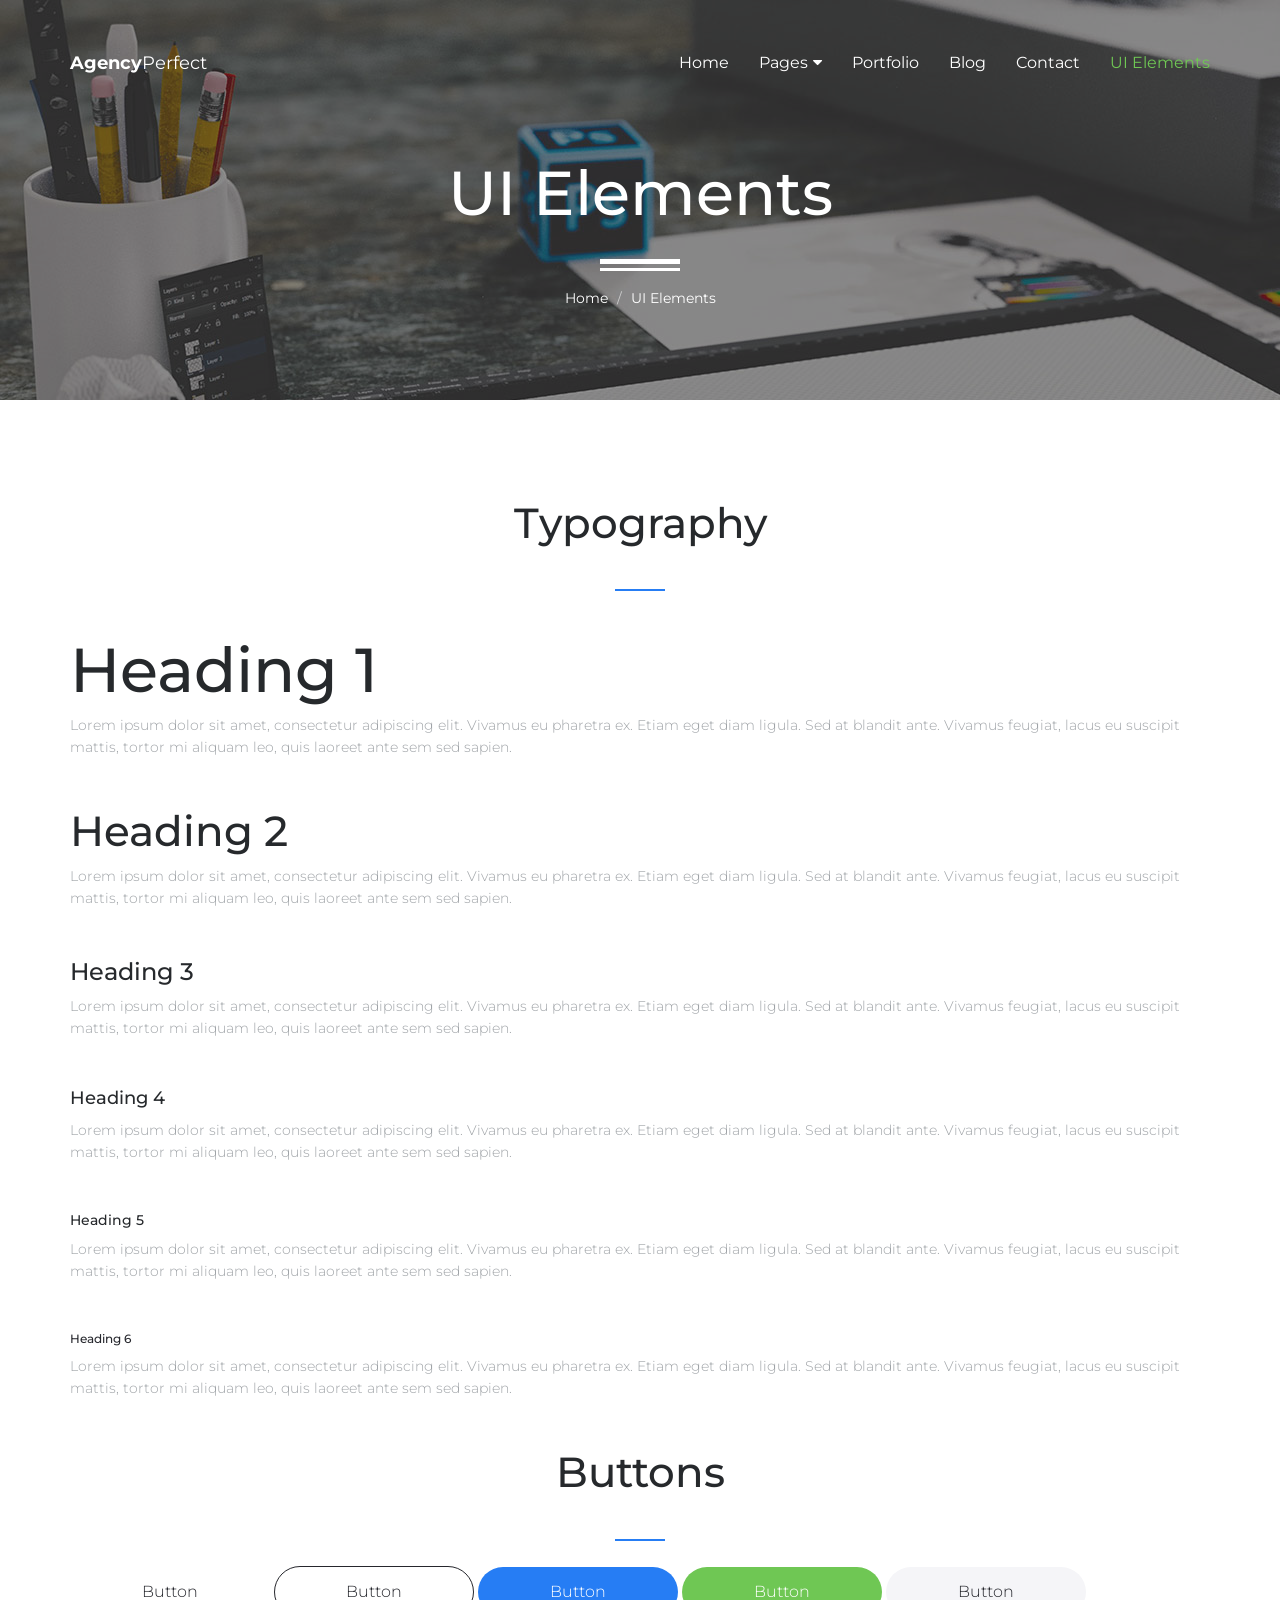
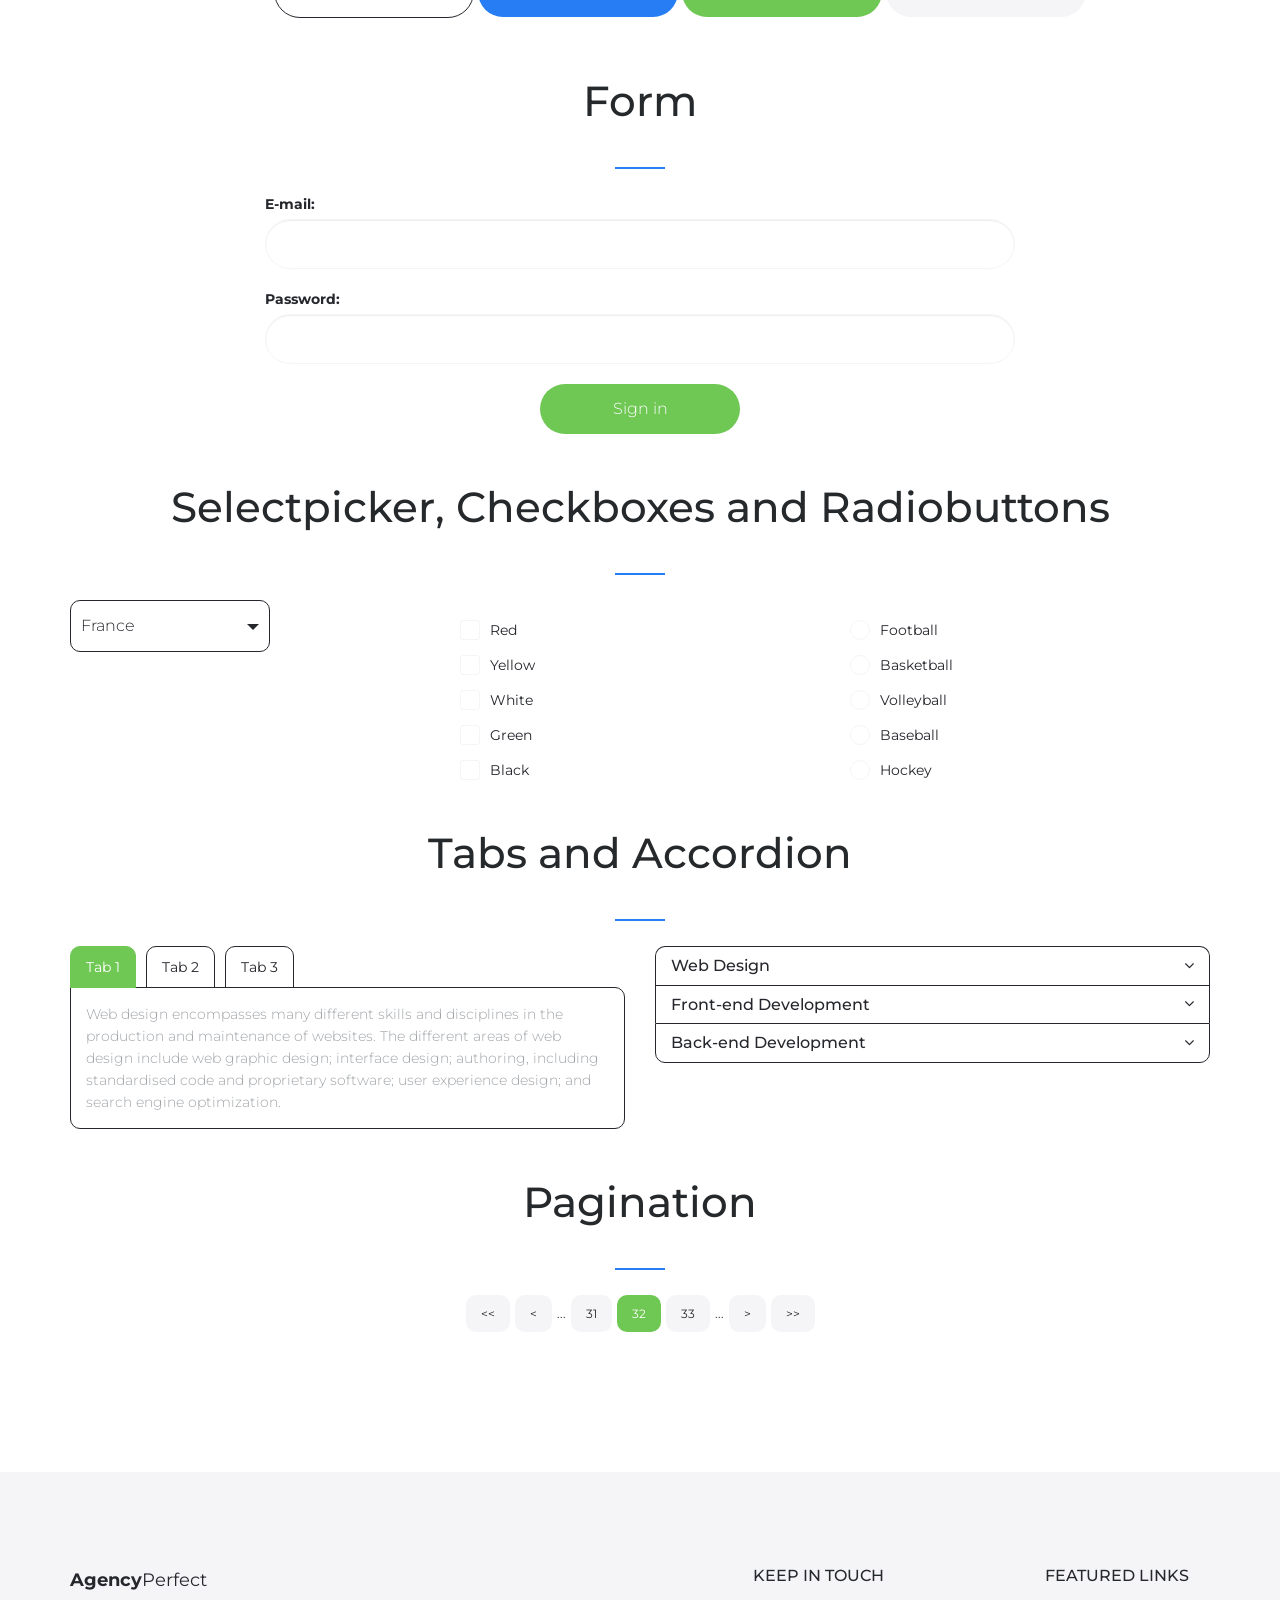
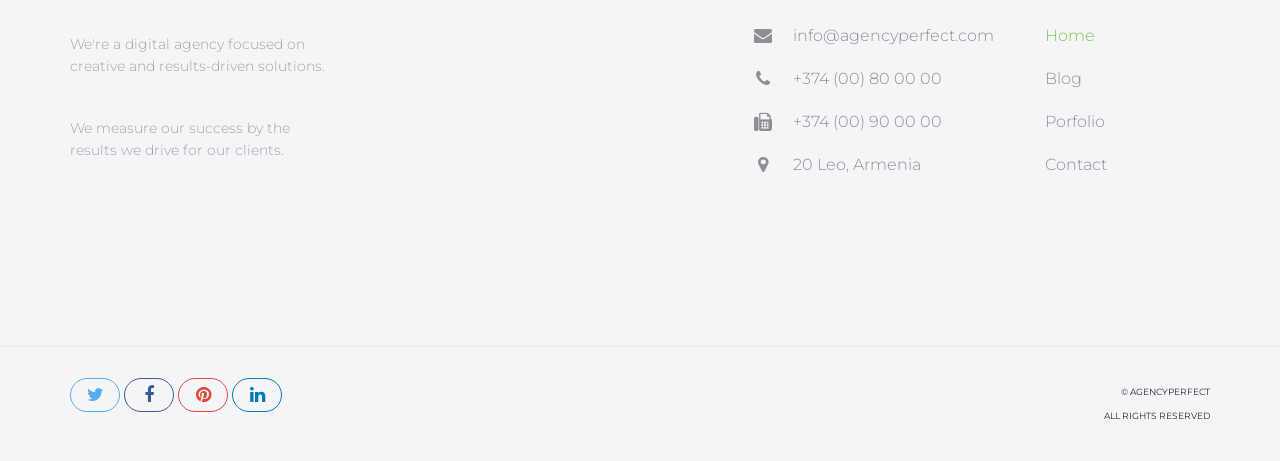
<file: ui-elements.html>
<!DOCTYPE html>
<html lang="en">
<head>

    <!-- Basic Page Needs
    ================================================== -->
    <meta http-equiv="Content-Type" content="text/html; charset=utf-8">
    <meta http-equiv="X-UA-Compatible" content="IE=edge">

    <title>UI Elements | Agency Perfect</title>

    <meta name="description" content="">
    <meta name="author" content="">
    <meta name="keywords" content="">

    <!-- Mobile Specific Metas
    ================================================== -->
    <meta name="viewport" content="width=device-width, minimum-scale=1.0, maximum-scale=1.0">
    <meta name="apple-mobile-web-app-capable" content="yes">

    <!-- Fonts -->
    <link href="https://fonts.googleapis.com/css?family=Montserrat:300,300i,400,600,700" rel="stylesheet">
    <link rel="stylesheet" href="http://cdnjs.cloudflare.com/ajax/libs/font-awesome/4.4.0/css/font-awesome.min.css">

    <!-- Favicon
    ================================================== -->
    <link rel="apple-touch-icon" sizes="180x180" href="assets/img/apple-touch-icon.png">
    <link rel="icon" type="image/png" sizes="16x16" href="assets/img/favicon.png">

    <!-- Stylesheets
    ================================================== -->
    <!-- Bootstrap core CSS -->
    <link href="assets/css/bootstrap.min.css" rel="stylesheet">

    <!-- Custom styles for this template -->
    <link href="assets/css/style.css" rel="stylesheet">
    <link href="assets/css/responsive.css" rel="stylesheet">

    <!-- HTML5 shim and Respond.js IE8 support of HTML5 elements and media queries -->
    <!--[if lt IE 9]>
    <script src="https://oss.maxcdn.com/libs/html5shiv/3.7.0/html5shiv.js"></script>
    <script src="https://oss.maxcdn.com/libs/respond.js/1.4.2/respond.min.js"></script>
    <![endif]-->

</head>
<body>

    <header id="masthead" class="site-header site-header-white">
        <nav id="primary-navigation" class="site-navigation">
            <div class="container">

                <div class="navbar-header">
                   
                    <a href="index.html" class="site-title"><span>Agency</span>Perfect</a>

                </div><!-- /.navbar-header -->

                <div class="collapse navbar-collapse" id="agency-navbar-collapse">

                    <ul class="nav navbar-nav navbar-right">

                        <li><a href="index.html">Home</a></li>
                        <li class="dropdown"><a href="#" class="dropdown-toggle" data-toggle="dropdown">Pages<i class="fa fa-caret-down hidden-xs" aria-hidden="true"></i></a>

                            <ul class="dropdown-menu" role="menu" aria-labelledby="menu1">
                              <li><a href="portfolio.html">Portfolio</a></li>
                              <li><a href="blog.html">Blog</a></li>
                            </ul>

                        </li>
                        <li><a href="portfolio.html">Portfolio</a></li>
                        <li><a href="blog.html">Blog</a></li>
                        <li><a href="contact.html">Contact</a></li>
                        <li class="active"><a href="ui-elements.html">UI Elements</a></li>

                    </ul>

                </div>

            </div>   
        </nav><!-- /.site-navigation -->
    </header><!-- /#mastheaed -->

    <div id="hero" class="hero overlay subpage-hero portfolio-hero">
        <div class="hero-content">
            <div class="hero-text">
                <h1>UI Elements</h1>
                <ol class="breadcrumb">
                  <li class="breadcrumb-item"><a href="#">Home</a></li>
                  <li class="breadcrumb-item active">UI Elements</li>
                </ol>
            </div><!-- /.hero-text -->
        </div><!-- /.hero-content -->
    </div><!-- /.hero -->

    <main id="main" class="site-main">

        <section class="site-section section-ui-elements">
            <div class="container">

                <div class="typography">

                        <h2 class="text-center heading-separator">Typography</h2>

                        <h1>Heading 1</h1>
                        <p>Lorem ipsum dolor sit amet, consectetur adipiscing elit. Vivamus eu pharetra ex. Etiam eget diam ligula. Sed at blandit ante. Vivamus feugiat, lacus eu suscipit mattis, tortor mi aliquam leo, quis laoreet ante sem sed sapien.</p>

                        <h2 class="mt-50">Heading 2</h2>
                        <p>Lorem ipsum dolor sit amet, consectetur adipiscing elit. Vivamus eu pharetra ex. Etiam eget diam ligula. Sed at blandit ante. Vivamus feugiat, lacus eu suscipit mattis, tortor mi aliquam leo, quis laoreet ante sem sed sapien.</p>

                        <h3 class="mt-50">Heading 3</h3>
                        <p>Lorem ipsum dolor sit amet, consectetur adipiscing elit. Vivamus eu pharetra ex. Etiam eget diam ligula. Sed at blandit ante. Vivamus feugiat, lacus eu suscipit mattis, tortor mi aliquam leo, quis laoreet ante sem sed sapien.</p>

                        <h4 class="mt-50">Heading 4</h4>
                        <p>Lorem ipsum dolor sit amet, consectetur adipiscing elit. Vivamus eu pharetra ex. Etiam eget diam ligula. Sed at blandit ante. Vivamus feugiat, lacus eu suscipit mattis, tortor mi aliquam leo, quis laoreet ante sem sed sapien.</p>

                        <h5 class="mt-50">Heading 5</h5>
                        <p>Lorem ipsum dolor sit amet, consectetur adipiscing elit. Vivamus eu pharetra ex. Etiam eget diam ligula. Sed at blandit ante. Vivamus feugiat, lacus eu suscipit mattis, tortor mi aliquam leo, quis laoreet ante sem sed sapien.</p>

                        <h6 class="mt-50">Heading 6</h6>
                        <p>Lorem ipsum dolor sit amet, consectetur adipiscing elit. Vivamus eu pharetra ex. Etiam eget diam ligula. Sed at blandit ante. Vivamus feugiat, lacus eu suscipit mattis, tortor mi aliquam leo, quis laoreet ante sem sed sapien.</p>

                </div><!-- /.typography -->

                <div class="buttons mt-50">
                    <h2 class="text-center heading-separator">Buttons</h2>
                    <div class="row">
                        <div class="col-sm-12">
                            <a href="#" class="btn mb-10">Button</a>
                            <a href="#" class="btn btn-border mb-10">Button</a>
                            <a href="#" class="btn btn-fill mb-10">Button</a>
                            <a href="#" class="btn btn-green mb-10">Button</a>
                            <a href="#" class="btn btn-gray mb-10">Button</a>
                        </div>
                    </div>
                </div><!-- /.buttons -->

                <div class="row mt-50">
                    <div class="col-md-8 col-md-offset-2">
                        <h2 class="text-center heading-separator">Form</h2>
                        <form>
                            <div class="row">
                                <div class="col-sm-12">
                                    <div class="form-group">
                                      <label for="email">E-mail:</label>
                                      <input type="email" class="form-control" id="email">
                                    </div>
                                </div>
                                <div class="col-sm-12 mt-20">
                                    <div class="form-group">
                                      <label for="name">Password:</label>
                                      <input type="password" class="form-control" id="password">
                                    </div>
                                </div>
                            </div>
                            <div class="text-center mt-20">
                                <button class="btn btn-green">Sign in</button>
                            </div>
                        </form>
                    </div>
                </div><!-- /.form -->

                <div class="selectpicker-checkboxes-radiobtn mt-50">
                    <h2 class="text-center heading-separator">Selectpicker, Checkboxes and Radiobuttons</h2>
                    <div class="row">
                        
                        <div class="col-sm-4">
                            <select class="selectpicker">
                                <option>France</option>
                                <option>Spain</option>
                                <option>Italy</option>
                            </select>
                        </div>

                        <div class="col-sm-4 mt-20">
                            <div class="checkbox">
                                <input type="checkbox" id="checkbox1">
                                <label for="checkbox1">Red</label>
                            </div>
                            <div class="checkbox">
                                <input type="checkbox" id="checkbox2">
                                <label for="checkbox2">Yellow</label>
                            </div>
                            <div class="checkbox">
                                <input type="checkbox" id="checkbox3">
                                <label for="checkbox3">White</label>
                            </div>
                            <div class="checkbox">
                                <input type="checkbox" id="checkbox4">
                                <label for="checkbox4">Green</label>
                            </div>
                            <div class="checkbox">
                                <input type="checkbox" id="checkbox5">
                                <label for="checkbox5">Black</label>
                            </div>
                        </div>

                        <div class="col-sm-4 mt-20">
                            <div class="radio-btn">
                                <input type="radio" name="radio-btn" id="radio-btn1">
                                <label for="radio-btn1">Football</label>
                            </div>
                            <div class="radio-btn">
                                <input type="radio" name="radio-btn" id="radio-btn2">
                                <label for="radio-btn2">Basketball</label>
                            </div>
                            <div class="radio-btn">
                                <input type="radio" name="radio-btn" id="radio-btn3">
                                <label for="radio-btn3">Volleyball</label>
                            </div>
                            <div class="radio-btn">
                                <input type="radio" name="radio-btn" id="radio-btn4">
                                <label for="radio-btn4">Baseball</label>
                            </div>
                            <div class="radio-btn">
                                <input type="radio" name="radio-btn" id="radio-btn5">
                                <label for="radio-btn5">Hockey</label>
                            </div>
                        </div>
                    </div>
                </div><!-- /.selectpicker-checkboxes-radiobtn -->


                <div class="ui-tabs-accordion mt-50">
                    <h2 class="text-center heading-separator">Tabs and Accordion</h2>
                    <div class="row">   

                        <div class="col-md-6">

                            <ul class="nav nav-tabs tab-style" role="tablist">
                                <li class="active"><a aria-expanded="true" href="#htab1" role="tab" data-toggle="tab">Tab 1</a></li>
                                <li class=""><a aria-expanded="false" href="#htab2" role="tab" data-toggle="tab">Tab 2</a></li>
                                <li class=""><a aria-expanded="false" href="#htab3" role="tab" data-toggle="tab">Tab 3</a></li>
                            </ul><!-- /.nav-tabs -->

                            <div class="tab-content">
                                <div class="tab-pane fade active in" id="htab1">
                                    <p>Web design encompasses many different skills and disciplines in the production and maintenance of websites. The different areas of web design include web graphic design; interface design; authoring, including standardised code and proprietary software; user experience design; and search engine optimization.</p>
                                </div><!-- /.tab-pane  -->
                                <div class="tab-pane fade" id="htab2">
                                    <p>Front-end web development, also known as client-side development is the practice of producing HTML, CSS and JavaScript for a website or Web Application so that a user can see and interact with them directly.</p>
                                </div><!-- /.tab-pane -->
                                <div class="tab-pane fade" id="htab3">
                                    <p>A rule of thumb is that the front (or "client") side is any component manipulated by the user. The server-side (or "back end") code usually resides on the server, often far removed physically from the user.</p>
                                </div><!-- /.tab-pane  -->
                            </div><!-- /.tab-content -->

                        </div>

                        <div class="col-md-6">

                            <div class="panel-group accordion mb-50" id="accordion">
                                <div class="panel">
                                    <div class="panel-heading">
                                        <h4 class="panel-title">
                                            <a class="collapsed" aria-expanded="false" data-toggle="collapse" data-parent="#accordion" href="#collapseOne">
                                                Web Design
                                            </a>
                                        </h4><!-- /.panel-title -->
                                    </div><!-- /.panel-heading -->
                                    <div aria-expanded="false" id="collapseOne" class="panel-collapse collapse">
                                        <div class="panel-body">
                                            <p>Web design encompasses many different skills and disciplines in the production and maintenance of websites. The different areas of web design include web graphic design; interface design; authoring, including standardised code and proprietary software; user experience design; and search engine optimization.</p>
                                        </div><!-- /.panel-body -->
                                    </div><!-- /.panel-collapse -->
                                </div><!-- /.panel -->
                                <div class="panel">
                                    <div class="panel-heading">
                                        <h4 class="panel-title">
                                            <a aria-expanded="false" data-toggle="collapse" data-parent="#accordion" href="#collapseTwo" class="collapsed">
                                                Front-end Development
                                            </a>
                                        </h4><!-- /.panel-title -->
                                    </div><!-- /.panel-heading -->
                                    <div aria-expanded="false" id="collapseTwo" class="panel-collapse collapse">
                                        <div class="panel-body">
                                            <p>Front-end web development, also known as client-side development is the practice of producing HTML, CSS and JavaScript for a website or Web Application so that a user can see and interact with them directly.</p>
                                        </div><!-- /.panel-body -->
                                    </div><!-- /.panel-collapse -->
                                </div><!-- /.panel -->
                                <div class="panel">
                                    <div class="panel-heading">
                                        <h4 class="panel-title">
                                            <a aria-expanded="false" data-toggle="collapse" data-parent="#accordion" href="#collapseThree" class="collapsed">
                                                Back-end Development
                                            </a>
                                        </h4><!-- /.panel-title -->
                                    </div><!-- /.panel-heading -->
                                    <div aria-expanded="false" id="collapseThree" class="panel-collapse collapse">
                                        <div class="panel-body">
                                            <p>A rule of thumb is that the front (or "client") side is any component manipulated by the user. The server-side (or "back end") code usually resides on the server, often far removed physically from the user.</p>
                                        </div><!-- /.panel-body -->
                                    </div><!-- /.panel-collapse -->
                                </div><!-- /.panel -->
                            </div><!-- /.panel-group -->

                        </div>

                    </div>
                </div>

                <div class="ui-pagination mt-50">
                    <h2 class="text-center heading-separator">Pagination</h2>
                    <div class="row">
                        <div class="col-md-12 text-center">
                            <ul class="pagination">
                                <li><a href="#">&lt;&lt;</a></li>
                                <li><a href="#">&lt;</a></li>
                                <li class="more"><a href="#">...</a></li>
                                <li><a href="#">31</a></li>
                                <li class="active"><a href="#">32</a></li>
                                <li><a href="#">33</a></li>
                                <li class="more"><a href="#">...</a></li>
                                <li><a href="#">&gt;</a></li>
                                <li><a href="#">&gt;&gt;</a></li>
                            </ul><!-- /.pagination -->               
                        </div>
                    </div>
                </div><!-- /.ui-pagination -->

            </div>
        </section><!-- /.section-ui-elements -->

    </main><!-- /#main -->

    <footer id="colophon" class="site-footer">
        <div class="container">
            <div class="row">
                <div class="col-md-3 col-sm-4 col-xs-6">
                    <a class="site-title"><span>Agency</span>Perfect</a>
                    <p>We're a digital agency focused on creative and results-driven solutions.</p>
                    <p>We measure our success by the results we drive for our clients.</p>
                </div>
                <div class="col-lg-offset-4 col-md-3 col-sm-4 col-md-offset-2 col-sm-offset-0 col-xs-6 ">
                    <h3>Keep in touch</h3>
                    <ul class="list-unstyled contact-links">
                        <li><i class="fa fa-envelope" aria-hidden="true"></i><a href="mailto:info@agencyperfect.com">info@agencyperfect.com</a></li>
                        <li><i class="fa fa-phone" aria-hidden="true"></i><a href="tel:+37400800000">+374 (00) 80 00 00 </a></li>
                        <li><i class="fa fa-fax" aria-hidden="true"></i><a href="+37400900000">+374 (00) 90 00 00</a></li>
                        <li><i class="fa fa-map-marker" aria-hidden="true"></i><p>20 Leo, Armenia</p></li>
                    </ul>
                </div>
                <div class="clearfix visible-xs"></div>
                <div class="col-lg-2 col-md-3 col-sm-4 col-xs-6">
                    <h3>Featured links</h3>
                    <ul class="list-unstyled">
                        <li class="active"><a href="index.html">Home</a></li>
                        <li><a href="blog.html">Blog</a></li>
                        <li><a href="portfolio.html">Porfolio</a></li>
                        <li><a href="contact.html">Contact</a></li>
                    </ul>
                </div>
            </div>
        </div>
        <div class="copyright">
            <div class="container">
                <div class="row">
                    <div class="col-xs-8">
                        <div class="social-links">
                            <a class="twitter-bg" href="#"><i class="fa fa-twitter"></i></a>
                            <a class="facebook-bg" href="#"><i class="fa fa-facebook"></i></a>
                            <a class="pinterest" href="#"><i class="fa fa-pinterest"></i></a>
                            <a class="linkedin-bg" href="#"><i class="fa fa-linkedin"></i></a>
                        </div><!-- /.social-links -->
                    </div>
                    <div class="col-xs-4">
                        <div class="text-right">
                            <p>&copy; AgencyPerfect</p>
                            <p>All Rights Reserved</p>
                        </div>
                    </div>
                </div>
            </div>
        </div><!-- /.copyright -->
    </footer><!-- /#footer -->



    <!-- Bootstrap core JavaScript
    ================================================== -->
    <!-- Placed at the end of the document so the pages load faster -->
    <script src="https://ajax.googleapis.com/ajax/libs/jquery/3.1.1/jquery.min.js"></script>
    <script src="assets/js/bootstrap.min.js"></script>
    <script src="assets/js/bootstrap-select.min.js"></script>
    <script src="assets/js/jquery.slicknav.min.js"></script>
    <script src="assets/js/jquery.countTo.min.js"></script>
    <script src="assets/js/jquery.shuffle.min.js"></script>
    <script src="assets/js/script.js"></script>
  
</body>
</html>
</file>
<file: assets/css/style.css>
/*
 * Theme Name: 
 * Theme URI: 
 * Author: Milan Savov, Nikola Kostov
 * Author URI/Mail: milan.savov@gmail.com, nikolakostov1991@gmail.com
 * Version: 1.0
 * */

 /* TABLE OF CONTENT 
*
* - CUSTOM RESETS
    - Buttons
    - Forms
* - LAYOUT
* - HEADER 
    - Site Logo
    - Navigation
* - HERO (BANNER)
* - HOMEPAGE SECTIONS
    - Features 
    - Services
    - Map Feature 
    - Portfolio
    - Newsletter 
* - FOOTER
* - PAGES
    - PORTFOLIO
    - PORTFOLIO ITEM
    - BLOG
    - BLOG POST
    - CONTACT
*
*/


/* CUSTOM RESETS
================================================== */
a {
    transition: all 0.25s ease-in-out;
    -moz-transition: all 0.25s ease-in-out;
    -webkit-transition: all 0.25s ease-in-out;
    -o-transition: all 0.25s ease-in-out;
    -ms-transition: all 0.25s ease-in-out;
    cursor: pointer;
    color: #9fa3a7;
}

a:focus,
a:hover {
    color: #6fc754;
    outline: 0 none;
    text-decoration: none;
}

p {
    margin-bottom: 0;
    font-size: 14px;
    font-weight: 300;
    color: #9fa3a7;
    line-height: 22px;
}

h1 {
    font-size: 62px;
}

h2 {
    font-size: 42px;
}

h1,h2,h3,h4,h5 {
    color: #26292c;
}

p + p {
    margin-top: 40px;
}

/* Buttons */
.btn {
    line-height: 50px;
    min-width: 200px;
    font-size: 16px;
    font-weight: 300;
    border: 0;
    border-radius: 50px;
    color: #26272d;
    background-color: #fff;
    padding: 0;
    transition: color 0.25s ease-in-out, background-color 0.25s ease-in-out;
    -moz-transition: color 0.25s ease-in-out, background-color 0.25s ease-in-out;
    -webkit-transition: color 0.25s ease-in-out, background-color 0.25s ease-in-out;
    -o-transition: color 0.25s ease-in-out, background-color 0.25s ease-in-out;
    -ms-transition: color 0.25s ease-in-out, background-color 0.25s ease-in-out;
}

.btn-border {
    border: 1px solid #26272d;
}

.btn-fill {
    background-color: #267df4;
    color: #fff;
}

.btn-gray {
    background-color: #f5f5f8;
    color: #26272d;
}

.btn-green {
    background-color: #6fc754;
    color: #fff;  
}

.btn:hover,
button.btn:hover,
.btn:focus,
button.btn:focus {
    background-color: #26272d;
    color: #fff;
}

.btn-gray:hover,
.btn-gray:focus {
    background-color: #6fc754;
    color: #fff;    
}

/* 
 * Forms 
 */
/* Input fields */
.form-group {
    position: relative;
    margin: 0 auto;
    width: 100%;
}

.form-control {
    border-radius: 25px;
    height: 50px;
    padding: 15px 20px;
    border-color: #f5f5f8;
}

.form-control + .form-control {
    margin-top: 10px;
}

.form-control:focus {
    background-color: #f5f5f8;
    border-color: #f5f5f8;
    box-shadow: none;
    outline: none;
}

.form-group .btn {
    position: absolute;
    top: 5px;
    right: 5px;
    line-height: 40px;
    min-width: 60px;
    font-size: 16px;
    border-radius: 25px;
}

.form-control-comment {
    height: 100px;
    resize: none;
}

.search-form .form-group .form-control {
    padding-right: 80px;
}

/* ELEMENTS
================================================== */
/* Checkbox fields */
input[type=checkbox],
input[type=radio] {
    position: absolute;
    visibility: hidden;
    height: auto;
    margin-top: 0;
}

.checkbox {
    margin: 0;
} 

.checkbox + .checkbox,
.radio-btn + .radio-btn {
    margin-top: 15px;
}

.checkbox [type="checkbox"]:not(:checked) + label,
.checkbox [type="checkbox"]:checked + label {
    position: relative;
    padding-left: 30px;
    cursor: pointer;
}

.checkbox [type="checkbox"]:not(:checked) + label:before,
.checkbox [type="checkbox"]:checked + label:before {
    content: '';
    position: absolute;
    left:0; 
    width: 20px; 
    height: 20px;
    background-color: #fff;
    border: 1px solid #f5f5f8;
    border-radius: 3px;
    box-shadow: none;
    transition: border-color .2s;
    -webkit-transition: border-color .2s;
    -ms-transition: border-color .2s;
    -o-transition: border-color .2s;
    -ms-transition: border-color .2s;
}

.checkbox [type="checkbox"]:not(:checked) + label:after,
.checkbox [type="checkbox"]:checked + label:after {
    content: '\f00c';
    font-family: 'FontAwesome';
    position: absolute;
    top: 50%;
    left: 0;
    text-align: center;
    font-size: 15px;
    height: 20px;
    width: 20px;
    border-radius: 3px;
    color: #fff;
    background-color: #6fc754;
    transform: translateY(-50%);
    -webkit-transform: translateY(-50%);
    -ms-transform: translateY(-50%);
    -o-transform: translateY(-50%);
    -ms-transform: translateY(-50%);
      transition: opacity .2s;
    -webkit-transition: opacity .2s;
    -ms-transition: opacity .2s;
    -o-transition: opacity .2s;
    -ms-transition: opacity .2s;
}

.checkbox [type="checkbox"]:not(:checked) + label:after {
    opacity: 0;
}

.checkbox [type="checkbox"]:checked + label:after {
    opacity: 1;
}

.checkbox [type="checkbox"]:disabled:not(:checked) + label:before,
.checkbox [type="checkbox"]:disabled:checked + label:before {
    box-shadow: none;
    border-color: #bbb;
    background-color: #ddd;
}

.checkbox [type="checkbox"]:disabled:checked + label:after {
    color: #999;
}
.checkbox [type="checkbox"]:disabled + label {
    color: #aaa;
}

.checkbox [type="checkbox"]:checked:focus + label:before,
.checkbox [type="checkbox"]:not(:checked):focus + label:before {
    border: 1px dotted #6fc754;
}

.checkbox [type="checkbox"]:not(:checked) + label:hover:before,
.checkbox [type="checkbox"]:checked + label:hover:before {
    border: 1px solid #6fc754;
}

/* Radiobutton fields */
.radio-btn label {
    font-weight: 400;
}

.radio-btn [type="radio"]:not(:checked) + label,
.radio-btn [type="radio"]:checked + label {
    position: relative;
    padding-left: 30px;
    cursor: pointer;
    margin-bottom: 0;
}

.radio-btn [type="radio"]:not(:checked) + label:before,
.radio-btn [type="radio"]:checked + label:before {
    content: '';
    position: absolute;
    left:0; 
    top: 50%;
    width: 20px;
    height: 20px;
    background-color: #fff;
    border: 1px solid #f5f5f8;
    border-radius: 50px;
    box-shadow: none;
    transform: translateY(-50%);
    -webkit-transform: translateY(-50%);
    -ms-transform: translateY(-50%);
    -o-transform: translateY(-50%);
    -ms-transform: translateY(-50%);
    transition: border-color .2s;
    -webkit-transition: border-color .2s;
    -ms-transition: border-color .2s;
    -o-transition: border-color .2s;
    -ms-transition: border-color .2s;
}

.radio-btn [type="radio"]:not(:checked) + label:after,
.radio-btn [type="radio"]:checked + label:after {
    content: '';
    position: absolute;
    width: 12px;
    height: 12px;
    top: 50%;
    left: 4px;
    background-color: #6fc754;
    border-radius: 50px;
    transform: translateY(-50%);
    -webkit-transform: translateY(-50%);
    -ms-transform: translateY(-50%);
    -o-transform: translateY(-50%);
    -ms-transform: translateY(-50%);
    transition: opacity .2s;
    -webkit-transition: opacity .2s;
    -ms-transition: opacity .2s;
    -o-transition: opacity .2s;
    -ms-transition: opacity .2s;
}

.radio-btn [type="radio"]:not(:checked) + label:after {
    opacity: 0;
}
.radio-btn [type="radio"]:checked + label:after {
    opacity: 1;
}

.radio-btn [type="radio"]:disabled:not(:checked) + label:before,
.radio-btn [type="radio"]:disabled:checked + label:before {
    box-shadow: none;
    border-color: #bbb;
    background-color: #ddd;
}

.radio-btn [type="radio"]:disabled:checked + label:after {
    color: #999;
}

.radio-btn [type="radio"]:disabled + label {
    color: #aaa;
}

.radio-btn [type="radio"]:checked:focus + label:before,
.radio-btn [type="radio"]:not(:checked):focus + label:before {
    border: 1px dotted #6fc754;
}

.radio-btn [type="radio"]:checked + label:hover:before,
.radio-btn [type="radio"]:not(:checked) + label:hover:before {
    border: 1px solid #6fc754;
}

/* Selectpicker */
select {
    position: absolute !important;
    bottom: 0;
    left: 50%;
    display: block !important;
    width: .5px !important;
    height: 100% !important;
    padding: 0 !important;
    opacity: 0 !important;
    border: none;
}

.bootstrap-select .btn {
    border: 1px solid #26272d;
    border-radius: 10px;
}

.bootstrap-select span.pull-left {
    padding-left: 10px;
}

.bootstrap-select.btn-group .dropdown-menu.inner {
    position: static; *
    float: none;
    border: 0;
    padding: 0;
    margin: 0;
    border-radius: 0;
    -webkit-box-shadow: none;
    box-shadow: none;
}

.bootstrap-select.open .dropdown-menu {
    display: block;
    border: 1px solid #26272d; 
    border-radius: 10px;
}

.bootstrap-select.btn-group .dropdown-menu {
    padding: 5px 0;
    min-width: 100%;
    overflow: hidden;
    -webkit-box-sizing: border-box;
    -moz-box-sizing: border-box;
    box-sizing: border-box;
    z-index: 9999;
}

.bootstrap-select .dropdown-menu {
    display: none;
    visibility: visible;
    opacity: 1;
    padding: 0;
}

.bootstrap-select .bs-caret {
    float: right;
    padding-right: 10px;
}

.bootstrap-select .bs-caret .caret {
    border-top: 6px dashed;
    border-top: 6px solid\9;
    border-right: 6px solid transparent;
    border-left: 6px solid transparent;   
}

.bootstrap-select .selected {
    color: #6fc754;
}

.bootstrap-select .check-mark {
    display: none;
}

/*  Tabs  */
.tab-style {
    border-bottom: none;
}

.tab-style + .tab-content {
    padding: 15px;
    border: 1px solid #26272d;
    border-bottom-left-radius: 10px;
    border-bottom-right-radius: 10px;
    border-top-right-radius: 10px;
}

.nav-tabs.tab-style > li.active > a,
.nav-tabs.tab-style > li > a:hover {
    border: 1px solid #6fc754;
    background-color: #6fc754;
    color: #fff;
}

.nav-tabs.tab-style > li > a {
    position: relative;
    color: #26272d;
    margin-right: 0;
    border: 1px solid #26272d;
    border-top-left-radius: 10px;
    border-top-right-radius: 10px;
}

.nav-tabs.tab-style > li + li {
    margin-left: 10px;
}

/* Accordion */
.accordion.panel-group {
    margin-bottom: 0;
}

.accordion.panel-group .panel + .panel {
    margin-top: 0;
}

.accordion .panel {
    border: 0;
    box-shadow: none;
    border: 1px solid #26272d;
    border-bottom: 0;
    border-radius: 0;
}

.accordion .panel:first-child,
.accordion .panel:first-child .panel-heading a {
    border-top-right-radius:10px;
    border-top-left-radius:10px;
}

.accordion .panel:last-child {
    border-bottom-right-radius:10px;
    border-bottom-left-radius:10px;
    border-bottom: 1px solid #26272d;
}

.accordion .panel:last-child .panel-heading a.collapsed {
    border-bottom-right-radius:10px;
    border-bottom-left-radius:10px;
}

.accordion .collapsed {
    height: auto;
}

.accordion .panel-heading {
    background-color: transparent;
    padding: 0;
}

.accordion .panel-heading a {
    display: inline-block;
    position: relative;
    width: 100%;
    padding: 10px 40px 10px 15px;
}

.accordion .panel-heading a.collapsed {
    background-color: transparent;
    color: #26272d;
}

.accordion .panel-heading a.collapsed:hover,
.accordion.accordion-gray .panel-heading a.collapsed:hover,
.accordion .panel-heading a {
    background-color: #6fc754;   
    color: #fff; 
}

.accordion .panel-heading a.collapsed::after {
    content: "\f107";
}

.accordion .panel-heading a::after {
    font-family: "FontAwesome";
    content: "\f106";
    position: absolute;
    top: 50%;
    right: 15px;
    transform: translateY(-50%);
    -moz-transform: translateY(-50%);
    -o-transform: translateY(-50%);
    -ms-transform: translateY(-50%);
    -webkit-transform: translateY(-50%);
}

.panel-group .panel-heading+.panel-collapse>.list-group, 
.panel-group .panel-heading+.panel-collapse>.panel-body {
    border: none;
}

/* Pagination */
.pagination {
  margin: 0;
  vertical-align: middle;
}

.pagination > li > a {
  border: none;
  color: #292a2c;
  background-color: #f5f5f8;
  padding: 10px 15px;
  border-radius: 10px;
  font-size: 12px;
}

.pagination > li + li > a {
  margin-left: 5px;
}

.pagination > li.active > a,
.pagination > li > a:hover,
.pagination > li.active > a:hover {
  background-color: #6fc754;
  color: #fff;
}

.pagination > li:first-child > a {
  border-top-left-radius: 10px;
  border-bottom-left-radius: 10px;
}

.pagination > li:last-child > a {
  border-top-right-radius: 10px;
  border-bottom-right-radius: 10px;
}

.pagination > li.more > a {
  margin-left: 0;
  padding: 10px 5px;
  pointer-events: none;
  background-color: transparent;
}

.pagination > li.more + li > a {
  margin-left: 0;
}

/* LAYOUT
================================================== */
html, body {
    width: 100%;
    height: 100%;
    margin: 0;
    padding: 0;
    font-family: 'Montserrat', sans-serif;
    color: #26272d;
}

.img-res {
    display: block;
    width: 100vw;
    height: 100vh;
    max-width: 100%;
    max-height: 100%;
    object-fit: cover;
}

/* Background colors */
.gray-bg {
  background-color: #f5f5f8;
}

/* Margin and padding resets */
.mb-10 {margin-bottom: 10px;}
.mt-20 {margin-top: 20px;}
.mt-50 {margin-top: 50px;}

/* HEADER
================================================== */
.site-header {
    position: absolute;
    padding: 50px 0 0;
    background-color: transparent;
    width: 100%;
    z-index: 3;
}

/* Site-logo */
.site-title {
    font-size: 18px;
    line-height: 26px;
    color: #26272d;
}

.site-title:hover {
    color: #26272d;   
}

.site-title span {
    font-weight: 700;
}

.site-title a:hover {
    color: #fff;
}

/* Navigation */
.navbar-collapse {
    text-align: center;
}

.navbar-nav {
    float: none;
    display: inline-block;
}

.navbar-nav > li > a, 
.slicknav_nav > li > a {
    padding: 0;
    font-size: 16px;
    position: relative;
    color: #26272d;
    line-height: 26px;
}

.site-header-white .navbar-nav > li > a,
.site-header-white .site-title {
    color: #fff;
}

.navbar-nav > li > a i {
    margin-left: 5px;
}

.navbar-nav > li + li {
    margin-left: 30px;
}

.nav .open > a, 
.nav .open > a:focus, 
.nav .open > a:hover,
.navbar-nav > li > a:hover,
.navbar-nav > li > a:focus,
.navbar-nav > li.active > a,
.navbar-collapse li a:hover,
.dropdown.open > a, 
.site-header-white .dropdown.open > a,
.dropdown-menu a:hover, 
.dropdown:hover > a, 
.dropdown-menu>li>a:focus,
.dropdown-menu li a:hover,
.slicknav_nav > li.active a,
.slicknav_open .slicknav_arrow,
.slicknav_nav > li a:hover {
    background-color: transparent;
    color: #6fc754;
}

.navbar-toggle {
    border-color: #fff;
    margin: 0 15px 0 0;
    position: relative;
    top: -1px;
}

.navbar-toggle:hover,
.navbar-toggle[aria-expanded=true] {
    background-color: #fff;
    border-color: #000;
    cursor: pointer;
}

.navbar-toggle:hover .icon-bar,
.navbar-toggle[aria-expanded=true] .icon-bar {
    background-color: #000;
}

.navbar-toggle  .icon-bar {
    background-color: #fff;
}

.navbar-nav .dropdown-menu {
    display: block;
    opacity: 0;
    visibility: hidden;
    border-radius: 0;
    min-width: 130px;
    border: 0;
    border-top: 5px solid #6fc754;
    top: 140%;
    transition: all 0.4s;
    -moz-transition: all 0.4s;
    -webkit-transition: all 0.4s;
    -o-transition: all 0.4s;
    -ms-transition: all 0.4s;
}

.navbar-nav li a:hover + .dropdown-menu,
.navbar-nav .dropdown-menu:hover {
    opacity: 1;
    visibility: visible;
    top: 100%;
    transition-delay: 0s;
}

.dropdown-menu li a {
    padding: 5px 15px;
    position: relative;
    left: 0;
}

.dropdown-menu li a:hover {
    left: 15px;
}

/* HERO
================================================== */
.hero { 
    background: url(../img/hero.jpg) no-repeat center / cover; 
    height: 100%;
    width: 100%;
    display: table;
    position: relative;
}

.overlay:before {
  content: '';
  background-color: rgba(255,255,255,0.5);
  height: 100%;
  width: 100%;
  position: absolute;
  top: 0;
  left: 0;
  z-index: 0;
}

.hero-content {
    display: table-cell;
    vertical-align: middle;
    padding-top: 75px;
}

.hero-text {
    max-width: 890px;
    width: 100%;
    margin: 0 auto;
    padding: 0 15px;
    text-align: center;
}

.hero-text h1 {
    position: relative;
    margin: 0;
}

.hero-text p {
    position: relative;
    margin: 45px 0 30px;
    font-size: 20px;
    color: #26272d;
}

.hero-text .btn {
    position: relative;
    background-color: transparent;
}

.hero-text .btn:hover {
    background-color: #26272d;
    color: #fff;
}

.hero .breadcrumb {
    padding-top: 60px;
    margin-bottom: 0;
}

.hero .breadcrumb:before {
    content: '';
    display: block;
    position: absolute;
    left: 50%;
    bottom: 45px;
    height: 12px;
    width: 80px;
    border-top: 5px solid #fff;
    border-bottom: 3px solid #fff;
    transform: translateX(-50%);
    -moz-transform: translateX(-50%);
    -webkit-transform: translateX(-50%);
    -o-transform: translateX(-50%);
    -ms-transform: translateX(-50%);
}

.subpage-hero {
    height: 400px;
}

.subpage-hero.overlay:before {
    background-color: rgba(38,39,45,0.5);
}

.subpage-hero .hero-content,
.subpage-hero .hero-content h1,
.subpage-hero a  {
    color: #fff;
}

.subpage-hero a:hover {
    color: #6fc754;
}

.portfolio-hero {
    background: url(../img/portfolio-hero.jpg) no-repeat center / cover;     
}

.blog-hero {
    background: url(../img/blog-hero.jpg) no-repeat center / cover;     
}

.contact-hero {
    background: url(../img/contact-hero.jpg) no-repeat center / cover;     
}

/* SITEMAIN
================================================== */
/* site-section */
.site-section {
   padding: 100px 0 140px;
}

.subheading-text {
    font-size: 20px;
    font-style: italic;
}

.heading-separator {
    position: relative;
    margin: 0;
    padding-bottom: 70px;
}

.heading-separator:after {
    content: "";
    position: absolute;
    bottom: 25px;
    left: 0;
    right: 0;
    height: 2px;
    width: 50px;
    margin: 0 auto;
    background-color: #267df4;
}

/* Section: Features */
.section-features h2 {
    padding-bottom: 40px;
    font-size: 30px;
}

.section-features img {
    position: absolute;
    right: 15px;
    height: 380px;
}

/* Section: Services */
.section-services .subheading-text {
    margin-bottom: 90px;
}

.section-services .col-md-3:nth-child(n+5) .service {
    margin-top: 60px;
}

.service {
    min-height: 250px;
}

.service-title {
    margin: 35px 0 25px;
    font-size: 13px;
    text-transform: uppercase;
}

.service-info {
    font-size: 13px; 
}

/* Section: Map Feature */
.section-map-feature {
    padding-top: 250px;
    background: #071021 url(../img/map.png) no-repeat top center / cover; 
}

.section-map-feature h2 {
    padding-bottom: 30px;
    margin: 0;
}

.section-map-feature h2,
.section-map-feature p {
    color: #fff;
}

.section-map-feature .btn {
    margin: 80px 0 215px;
}

.counter {
    margin-bottom: 30px;
    font-size: 40px;
    font-weight: 300;
    line-height: 1;
}

.counter-item h3 {
    margin: 0;
    font-size: 16px;
    color: #0960d7;
}

/* Section: Portfolio */
.portfolio-item {
    margin-top: 30px;
}

.portfolio-item {
    height: 270px;
    position: relative;
}

.portfolio-item:before {
    content: "";
    position: absolute;
    left: 0;
    top: 0;
    right: 100%;
    bottom: 0;
    background-color: #f5f5f8;
    transition: right 0.25s ease-in-out;
    -moz-transition: right 0.25s ease-in-out;
    -webkit-transition: right 0.25s ease-in-out;
    -o-transition: right 0.25s ease-in-out;
    -ms-transition: right 0.25s ease-in-out;
}

.portfolio-item:hover:before {
    right: 25%;
}

.portfolio-item-title,
.portfolio-item a {
    position: absolute;
    left: 0px;
    margin: 0;
    font-size: 16px;
    opacity: 0;
}

.portfolio-item-title {
    width: 150px; 
    top: 15px;  
    transition: left 0.25s ease-in-out, opacity 0.25s ease-in-out;
    -moz-transition: left 0.25s ease-in-out, opacity 0.25s ease-in-out;
    -webkit-transition: left 0.25s ease-in-out, opacity 0.25s ease-in-out;
    -o-transition: left 0.25s ease-in-out, opacity 0.25s ease-in-out;
    -ms-transition: left 0.25s ease-in-out, opacity 0.25s ease-in-out;
}

.portfolio-item:hover .portfolio-item-title {
    left: 15px;
    opacity: 1;
}

.portfolio-item a {
    bottom: 15px;
    color: #26272d;
    padding: 5px 12px;
    border: 1px solid #26272d;
    border-radius: 50px;
}

.portfolio-item:hover a {
    left: 55%;
    opacity: 1;
}

.portfolio-item a:hover {
    background-color: #26272d;
    color: #fff;
}

.portfolio-item a i {
    width: 16px;
    text-align: center;
}

/* Section: Newsletter */
.section-newsletter h2 {
    padding-bottom: 30px;
    margin: 0;
}

.newsletter-group {
    max-width: 550px;
}

.newsletter-group .form-control {
    padding-right: 125px;
}

.newsletter-group .btn {
    min-width: 120px;
}

/* FOOTER
================================================== */
.site-footer {
    background-color: #f5f5f8;
    padding-top: 95px;
}

.site-footer .site-title {
    display: inline-block;
    margin-bottom: 40px;
}

.site-footer h3 {
    font-size: 16px;
    text-transform: uppercase;
    margin:0 0 40px;
}

.site-footer > .container {
    padding-bottom: 170px;
}

.site-footer .list-unstyled li + li {
    margin-top: 20px;
}

.contact-links li {
    position: relative;
}

.contact-links li i {
    position: absolute;
    top: 50%;
    width: 20px;
    text-align: center;
    font-size: 18px;
    color: #8c8f94;
    transform: translateY(-50%);
    -moz-transform: translateY(-50%);
    -webkit-transform: translateY(-50%);
    -o-transform: translateY(-50%);
    -ms-transform: translateY(-50%);
}

.contact-links li a,
.contact-links li p {
    margin-left: 40px;
}

.list-unstyled {
    margin-bottom: 0;
}

.list-unstyled li a,
.list-unstyled li p {
    font-size: 16px;
    color: #8c8f94;
    font-weight: 300;
}

.list-unstyled li a:hover,
.list-unstyled li.active a {
    color: #6fc754;
}

/* Copyright */
.copyright {
    padding: 30px 0;
    border-top: 1px solid rgba(38, 41, 44, 0.05);
}

.social-links a {
    line-height: 36px;
    padding: 5px 15px;
    font-size: 18px;
    border: 1px solid;
    border-radius: 50px;
}

.social-links a:hover {
    color: #fff;
}

.social-links a i {
    width: 18px;
    text-align: center;
}

a.twitter-bg {
    color: #55acee;
    border-color: #55acee; 
}

a.twitter-bg:hover {
    background-color: #55acee;
}

a.facebook-bg {
  color: #3b5998;
  border-color: #3b5998;
}

a.facebook-bg:hover{
  background-color: #3b5998;
}

a.pinterest {
  color: #dd4b39;
  border-color: #dd4b39;
} 

a.pinterest:hover{
  background-color: #dd4b39;
} 

a.linkedin-bg {
  color: #007bb5;
  border-color: #007bb5;
}

a.linkedin-bg:hover {
  background-color: #007bb5;
}

.copyright .text-right {
    padding: 4px 0;
}

.copyright p {
    font-size: 9px;
    font-weight: 400;
    text-transform: uppercase;
    color: #26272d;
}

.copyright p + p {
    margin-top: 2px;
}

/* PAGES
================================================== */
.subpage-site-section {
    padding: 60px 0;
}

.breadcrumb {
    background-color: transparent;
    position: relative;
}

.breadcrumb .active {
    color: #fff;
}

/* 
 * Portfolio
 */
.portfolio-sorting li:nth-child(-n+3){
    margin-bottom: 5px;
}

.portfolio-sorting li a {
    line-height: 40px;
    min-width: 120px;
    font-size: 16px;
}

.portfolio-sorting li .active {
    background-color: #6fc754;
    color: #fff;  
    box-shadow: none;   
}

#grid {
    margin-top: 25px;
}

#grid .col-md-4 {
    display: none;
}

#loadMore {
    margin-top: 30px;
}

#loadMore.disabled {
    background-color: #eee;
    color: #000;
    opacity: 0.3;
}

/* 
 * Portfolio-item
 */
.project-img {
    height: 480px;
}

.project-img + .project-img  {
    margin-top: 20px;
}

.project-info h5 {
    font-size: 18px;
    text-transform: uppercase;
    margin: 0;
}

.project-description,
.project-date-category {
    margin: 30px 0 0;
}

.project-date-category p + p {
    margin-top: 10px;
}

.project-date-category p span {
    font-size: 14px;
    text-transform: uppercase; 
    color: #26272d;
    font-weight: 400;
}

.project-info .btn {
    margin-top: 25px;
    line-height: 40px;
    min-width: 120px;
}

.project-info .social-links {
    margin-top: 25px;
}

.section-related-projects {
    padding-top: 0;
}

/* 
 * Blog
 */
.blog-post + .blog-post {
    margin-top: 60px;
}

.blog-post img {
    height: 480px;
}

.post-content,
.post-content .text-right,
.post-meta {
    margin-top: 25px;
}

.blog-post .post-title {
    padding: 0;
    margin: 0;
    font-size: 18px;
    font-weight: 600;
    text-transform: uppercase;
}

.post-content p {
    margin: 25px 0 0;
}

.post-content .post-title a {
    color: #26292c;
}

.post-content a {
    color: #8c8f94;   
}

.post-content .read-more {
    position: relative;
    padding-right: 30px;
    text-transform: uppercase;
}

.post-content .read-more:after {
    content: '';
    display: block;
    background-color: #8c8f94;  
    width: 20px;
    height: 2px;
    position: absolute;
    right: 0;
    top: 8px;
    transition: background-color 0.25s ease-in-out;
    -moz-transition: background-color 0.25s ease-in-out;
    -webkit-transition: background-color 0.25s ease-in-out;
    -o-transition: background-color 0.25s ease-in-out;
    -ms-transition: background-color 0.25s ease-in-out;
}

.post-content .read-more:hover:after {
    background-color: #6fc754; 
}

.blog-post a:hover + .post-content .post-title a,
.post-content a:hover {
    color: #6fc754;
}

.post-meta {
    padding: 5px 0;
}

.post-meta span {
    padding: 6px 0;
}

.post-meta span + span {
    margin-left: 40px;
}

.post-meta span a {
    position: relative;
    padding: 6px 0 6px 40px;
}

.post-meta i,
.post-author img {
    position: absolute;
    left: 0;
    top: 0;
}

.post-author img {
    height: 30px;
    width: 30px;
}

.post-meta i {
    font-size: 30px;
}

.post-category i {
    top: 1px;
}

.section-blog .ui-pagination {
    margin-top: 60px;
}

/* 
 * Blog post
 */
/* Post Comments */
.post-comments {
    margin-top: 40px;
}

.post-comments h3,
.respond h3 {
    font-size: 16px;
    margin: 30px 0 15px;
    text-transform: uppercase;
}

.post-comment {
    padding-left: 70px;
    position: relative;
}

.post-comment + .post-comment,
.replied + .post-comment {
    margin-top: 30px;
}

.replied {
    margin: 20px 0 0 70px;
    padding-top: 20px;
    border-top: 1px solid rgba(38,41,44, 0.05)
}

.post-comment img {
    width: 70px;
    height: 70px;
    position: absolute;
    left: 0;
    top: 0;
}

.post-comment-content-details {
    background-color: #f5f5f8;
    padding: 10px 0 10px 20px;
}

.post-comment-content-details p {
    display: inline-block;
    color: #8c8f94;
}

.post-comment-content-details p + p {
    margin: 0 0 0 20px;
}

.post-comment-date i {
    margin-right: 5px;
    line-height: 18px;
}

.comment {
    padding: 15px 0 0 20px;
}

.comment + .comment {
    margin-top: 0px;
}

.comment-reply {
    margin-top: 5px;
}

/* Respond */
.respond .form-control + .btn {
    margin-top: 10px;
}

/* Sidebar */
.sidebar {
    padding-left: 30px;
}

.widget + .widget {
    margin-top: 60px;
}

.widget-title {
    font-size: 18px;
    margin: 0 0 30px;
    text-transform: uppercase;
    letter-spacing: 1px;   
}

.widget .list-unstyled a:hover {
    padding-left: 15px;
}

.widget .list-unstyled li + li {
    margin-top: 20px;
}

.widget-categories li a span {
    float: right;
}

.widget-tags .list-unstyled li + li {
    margin-top: 10px;
    padding-top: 10px;
    border-top: 1px solid rgba(38,41,44,0.05)
}

/* 
 * Contact
 */
/* Section: Contact-us */
.section-contact-us h2 {
    font-size: 18px;
    text-transform: uppercase;
    padding-bottom: 50px;
    letter-spacing: 1px;
}

.section-contact-us .form-group label,
.contact-info h3 {
    margin: 0 0 10px 20px;
    color: #26292c;
    font-size: 16px;
    font-weight: 300; 
}

.section-contact-us textarea {
    height: 130px;
}

.section-contact-us .btn {
    margin-top: 35px;
}

.contact-info {
    padding-left: 30px;
}

.contact-info h3 {
    margin-left: 0;
    color: #8c8f94;
}

.contact-info .list-unstyled li {
    font-size: 14px;
    font-weight: 300;
    color: #8c8f94;
}

.contact-info .list-unstyled + h3,
.contact-info a + h3 {
    margin-top: 30px;
}

.section-contact-us .row + .form-group,
.section-contact-us .form-group + .form-group {
    margin-top: 25px;
}

/* Section: map */
.section-map {
  height: 500px;
  width: 100%
}
</file>
<file: assets/css/responsive.css>
/*==========  Non-Mobile First Method  ==========*/

/* Large Devices, Wide Screens */
@media only screen and (max-width : 1199px) {
	/* CUSTOM RESETS */
	h1 {
		font-size: 52px;
	}

	/* HERO */
	.hero-text p {
		font-size: 18px;
		margin: 35px 0 25px;
	}

	/* SITEMAIN */
	/* Section: Map Feature */
	.section-map-feature {
	    padding-top: 200px;
	}

	.section-map-feature .btn {
		margin: 60px 0 165px;
	}
}

/* Medium Devices, Desktops */
@media only screen and (max-width : 991px) {
	/* CUSTOM RESETS */
	h1 {
		font-size: 42px;
	}

	h2 {
		font-size: 36px;
	}

	p + p {
		margin-top: 25px;
	}

	.accordion {
		margin-top: 30px;
	}

	/* Buttons */
	.btn {
		line-height: 40px;
		min-width: 170px;
	}

	/* HEADER */
	.site-header {
		padding-top: 40px;
	}

	/* HERO */
	.hero-content {
		padding-top: 65px;
	}

	.hero-text {
		max-width: 750px;
	}

	.hero-text p {
		font-size: 16px;
		margin: 25px 0 15px;
	}

	/* SITEMAIN */
	/* site-section */
	.site-section {
	   padding: 60px 0 100px;
	} 

	.heading-separator {
		padding-bottom: 50px
	}

	.heading-separator:after {
		bottom: 20px;
	}

	.subheading-text {
	    font-size: 18px;
	}

	/* Section: Features */
	.section-features h2 {
	    font-size: 26px;
	}

	/* Section: Services */
	.section-services .subheading-text {
	    margin-bottom: 60px;
	}

	.section-services .col-md-3:nth-child(n+3) .service {
	    margin-top: 30px;
	}

	.service-title {
		margin: 25px 0 10px;
	}

	/* Section: Map Feature */
	.section-map-feature {
	    padding-top: 150px;
	}

	.section-map-feature h2 {
		padding-bottom: 25px;
	}

	.section-map-feature .btn {
		margin: 45px 0 115px;
	}

	/* Section: Newsletter */
	.section-newsletter h2 {
		padding-bottom: 25px;
	}

	/* FOOTER */
	.site-footer {
		padding-top: 55px;
	}

	.site-footer > .container {
	    padding-bottom: 120px;
	}

	.site-footer h3,
	.site-footer .site-title {
		margin-bottom: 20px;
	}

	.site-footer .list-unstyled li + li {
		margin-top: 15px;
	}

	/* PAGES */
	/* 
	 * Portfolio-item
	 */
	.project-info h5 {
		margin-top: 25px;
	}

	/* 
	 * Blog
	 */
	/* Sidebar */
	.sidebar {
		margin-top: 40px;
		padding-left: 0;
	}
}

/* Small Devices, Tablets */
@media only screen and (max-width : 767px) {
	/* CUSTOM RESETS */
	h1 {
		font-size: 32px;
	}

	h2 {
		font-size: 28px;
	}

	p + p {
		margin-top: 15px;
	}

	/* Buttons */
	.btn {
		min-width: 140px;
		font-size: 14px;
	}
	
	/* Elements */
	/* Tabs */
	.nav-tabs > li {
		float: none;
	}

	.nav-tabs.tab-style > li + li {
		margin-left: 0;
	}

	.tab-style + .tab-content {
		border-top-right-radius: 0;
		border-top:0;
	}

	.nav-tabs.tab-style > li > a {
		margin: 1px 0;
	}

	.nav-tabs.tab-style > li:nth-child(-n+2) > a {
		border-bottom: 0;
	}

	.nav-tabs.tab-style > li:nth-child(n+2) > a {
		border-radius: 0;
	}

	/* Pagination */
	.pagination > li > a {
	    padding: 10px 10px;
	}

	/* HEADER */
	.site-header {
		padding-top: 20px;
	}
	
	.navbar-header .site-title {
		padding-left: 15px;
	}

	/* Navigation */
	.site-navigation {
		position: absolute;
	}

	.main-menu {
		display: none;
	}

	.slicknav_menu,
	.slicknav_item {
		position: relative;
		z-index: 9999;
	}

	.slicknav_btn {
		position: absolute;
		right: 0;
		margin: 0 15px 0 0;
		padding: 5px;
		z-index: 9999;
	}

	.act .slicknav_btn {
		height: 22px;
		position: fixed;
	}

	.slicknav_icon-bar {
		height: 2px;
		width: 22px;
		display: block;
		background-color: #26272d;
		-webkit-transition: all 0.3s;
		-moz-transition: all 0.3s;
		-ms-transition: all 0.3s;
		-o-transition: all 0.3s;
		transition: all 0.3s;
	}

	.slicknav_icon-bar + .slicknav_icon-bar {
		margin-top: 4px;
	}

	.site-header-white .slicknav_icon-bar {
		background-color: #fff;
	}

	.site-header-white  .act .slicknav_icon-bar {
		background-color: #26272d;
	}

	.act .slicknav_icon-bar:first-child, 
	.act .slicknav_icon-bar:last-child  { 
		position: absolute;
		top: 10px;
		height: 3px;
	}

	.act .slicknav_icon-bar:first-child {
		-webkit-transform: rotate(45deg);
		-moz-transform: rotate(45deg);
		-ms-transform: rotate(45deg);
		-o-transform: rotate(45deg);
		transform: rotate(45deg);
	}

	.act .slicknav_icon-bar:last-child  {
		-webkit-transform: rotate(-45deg);
		-moz-transform: rotate(-45deg);
		-ms-transform: rotate(-45deg);
		-o-transform: rotate(-45deg);
		transform: rotate(-45deg);
	}

	.act .slicknav_icon-bar:nth-child(2) {
		opacity: 0;
	}

	.act .slicknav_icon-bar + .slicknav_icon-bar  {
  		margin-top: 0px;
	}

	.slicknav_nav {
		background-color: #f5f5f8;
		padding-left: 0;
		list-style: none;
		position: fixed;
		left: 0;
		top: 0;
		z-index: 100;
		height: 100%;
		width: 100%;
		overflow-y: scroll;
		text-align: center;
	}

	.act .slicknav_nav {
		-webkit-transform: scale(1);
		transform: scale(1);
	}

	.slicknav_nav > li:first-child {
		margin-top: 70px;
	}

	.slicknav_nav > li:last-child {
		margin-bottom: 60px;
	}

	.slicknav_nav > li {
		padding: 5px 0;
		-webkit-transition: all 400ms 510ms;
		transition: all 400ms 510ms;
		opacity: 0;
	}

	.slicknav_nav > li {
		-webkit-transform: translateY(50%);
		      transform: translateY(50%);
	}

	.act .slicknav_nav > li {
		opacity: 1;
		-webkit-transform: translateX(0);
		      transform: translateX(0);
	}

	.slicknav_nav > li a {
		display: inline-block;
		color: #26272d;
		font-size: 14px;
	}

	.slicknav_arrow {
		position: absolute;
		right: -40px;
		bottom: 0;
		padding: 0 8px;
	}

	.slicknav_nav ul.dropdown-menu {
		display: none;
		position: relative;
		visibility: visible;
		opacity: 1;
	}

	.slicknav_nav .dropdown-menu {
		position: static;
		float: none;
		width: auto;
		margin-top: 0;
		background-color: transparent;
		border: 0;
		-webkit-box-shadow: none;
		box-shadow: none;
		transition: none;
		-moz-transition: none;
		-webkit-transition: none;
		-o-transition: none;
		-ms-transition: none;
		-webkit-transition-delay: 0s;
		transition-delay: 0s;
	}

	.slicknav_nav .dropdown-menu li {
		text-align: center;
		padding: 5px 0;
	}

	/* HERO */
	.hero-content {
		padding-top: 45px;
	}

	.hero-text p {
		font-size: 14px;
		margin: 20px 0 10px;
	}

	/* SITEMAIN */
	/* site-section */
	.site-section {
	   padding: 30px 0 60px;
	} 

	.subheading-text {
	    font-size: 16px;
	}

	/* Section: Features */
	.section-features h2 {
	    padding-bottom: 15px;
	    font-size: 22px;
	}

	.section-features img {
		position: relative;
	    height: 180px;
	}

	/* Section: Services */
	.section-services .subheading-text {
	    margin-bottom: 20px;
	}

	.section-services .col-md-3 .service {
	    margin-top: 20px;
	}

	.service-title {
		margin: 15px 0 5px;
	}

	/* Section: Map Feature */
	.section-map-feature {
	    padding-top: 100px;
	}

	.section-map-feature h2 {
		padding-bottom: 25px;
	}

	.section-map-feature .btn {
		margin: 30px 0 65px;
	}

	.counter {
		margin: 15px 0;
		font-size: 32px;
	}

	/* Section: Portfolio */
	.portfolio-item {
	    margin-top: 15px;
	}

	.section-portfolio .col-xs-6:nth-child(odd) {
		padding-right: 7.5px;
	}

	.section-portfolio .col-xs-6:nth-child(even) {
		padding-left: 7.5px;
	}

	.portfolio-item:hover a {
		left: 50%;
	}

	/* Section: Newsletter */
	.section-newsletter h2 {
		padding-bottom: 15px;
	}

	.newsletter-group .btn {
		min-width: 100px;
	}

	/* FOOTER */
	.site-footer {
		padding-top: 25px;
	}

	.site-footer > .container {
	    padding-bottom: 50px;
	}

	.site-footer h3,
	.site-footer .site-title {
		margin-bottom: 15px;
	}

	.site-footer .list-unstyled li + li {
		margin-top: 10px;
	}

	.site-footer > .container .col-xs-6:last-child h3 {
		margin-top: 15px;
	}

	/* Copyright */
	.copyright {
		padding: 15px 0;
	}
	
	/* PAGES */
	/* Portfolio */
	#grid {
		margin-top: 25px;
	}

	/* 
	 * Project item
	 */
	.project-img {
		height: 240px;
	}

	.project-img + .project-img {
		margin-top: 15px;
	}

	.project-info h5,
	.project-info .btn,
	.project-info .social-links {
		margin-top: 15px;
	}

	.project-description,
	.project-date-category {
		margin-top: 20px;
	}

	.project-date-category p + p {
		margin-top: 5px;
	}

	/* 
	 * Blog
	 */
	.blog-post + .blog-post,
	.section-blog .ui-pagination {
    	margin-top: 30px;
	}
	.blog-post img {
		height: 240px;
	}

	.post-content,
	.post-content .text-right,
	.post-meta,
	.post-content p {
	    margin-top: 15px;
	}

	.post-author img {
    	height: 30px;
	}

	.post-meta span {
		font-size: 12px;
	}

	.post-meta i {
	    font-size: 26px;
	}

	.post-meta span a {
		padding-left: 35px;
	}

	.post-meta span + span {
		margin-left: 10px;
	}

	.post-comment {
		padding-left: 50px;
	}

	.post-comment img {
		height: 65px;
		width: 50px;
	}

	.replied {
		margin-left: 50px;
	}

	/* Sidebar */
	.widget + .widget {
		margin-top: 30px;
	}

	.widget-title {
		margin-bottom: 15px;
	}

	.widget .list-unstyled li + li {
		margin-top: 10px;
	}

	.widget-tags .list-unstyled li + li {
		margin-top: 5px;
		padding-top: 5px
	}

	/* 
	 * Contact
	 */
	/* Section: Contact-us */
	.section-contact-us h2 {
		padding-bottom: 30px;
	}

	.contact-info {
		margin-top: 40px;
		padding-left: 0;
	}

	.section-contact-us .row .col-sm-7 .col-sm-6 + .col-sm-6 {
		margin-top: 25px;
	}

	.contact-info .list-unstyled + h3, 
	.contact-info a + h3 {
		margin: 15px 0 10px;
	}
}

/* Extra Small Devices, Phones */ 
@media only screen and (max-width : 479px) {
	/* SITEMAIN */

	.section-services .col-xs-6 {
		width: 100%;
	}

	.section-services .col-xs-6 .service{
		min-height: 100%;
	}

	/* Section: Portfolio */
	.section-portfolio .col-xs-6 {
		width: 100%;
	}

	.section-portfolio .col-xs-6:not(:first-child) .portfolio-item {
	    margin-top: 0;
	}

	.section-portfolio .col-xs-6:nth-child(odd),
	.section-portfolio .col-xs-6:nth-child(even) {
		padding: 0;
	}

	/* FOOTER */
	.site-footer .col-xs-6 {
		width: 100%;
	}

	.site-footer > .container .col-xs-6:nth-child(n+2) h3 {
		margin-top: 25px;
	}

	/* Copyright */
    .copyright .col-xs-8,
    .copyright .col-xs-4 {
    	width: 100%;
    	text-align: center;
    }

    .copyright .text-right {
    	text-align: center;
    	padding: 10px 0 0
    }
	/* PAGES */
    /* Project item */
    .section-related-projects .col-xs-6 {
		width: 100%;
	}

	.section-related-projects .portfolio-item {
	    margin-top: 0;
	}

	.section-related-projects .col-xs-6:nth-child(odd),
	.section-related-projects .col-xs-6:nth-child(even) {
		padding: 0;
	}

	/* Blog */
	.post-meta span {
		display: block;
	}

	.post-meta span + span {
		margin: 10px 0 0;
	}

	.post-comment-content-details p {
		display: block
	}

	.post-comment-content-details p + p {
		margin: 5px 0 0 0;
	}
}

/* Custom, iPhone Retina */ 
@media only screen and (max-width : 320px) {

}
</file>
